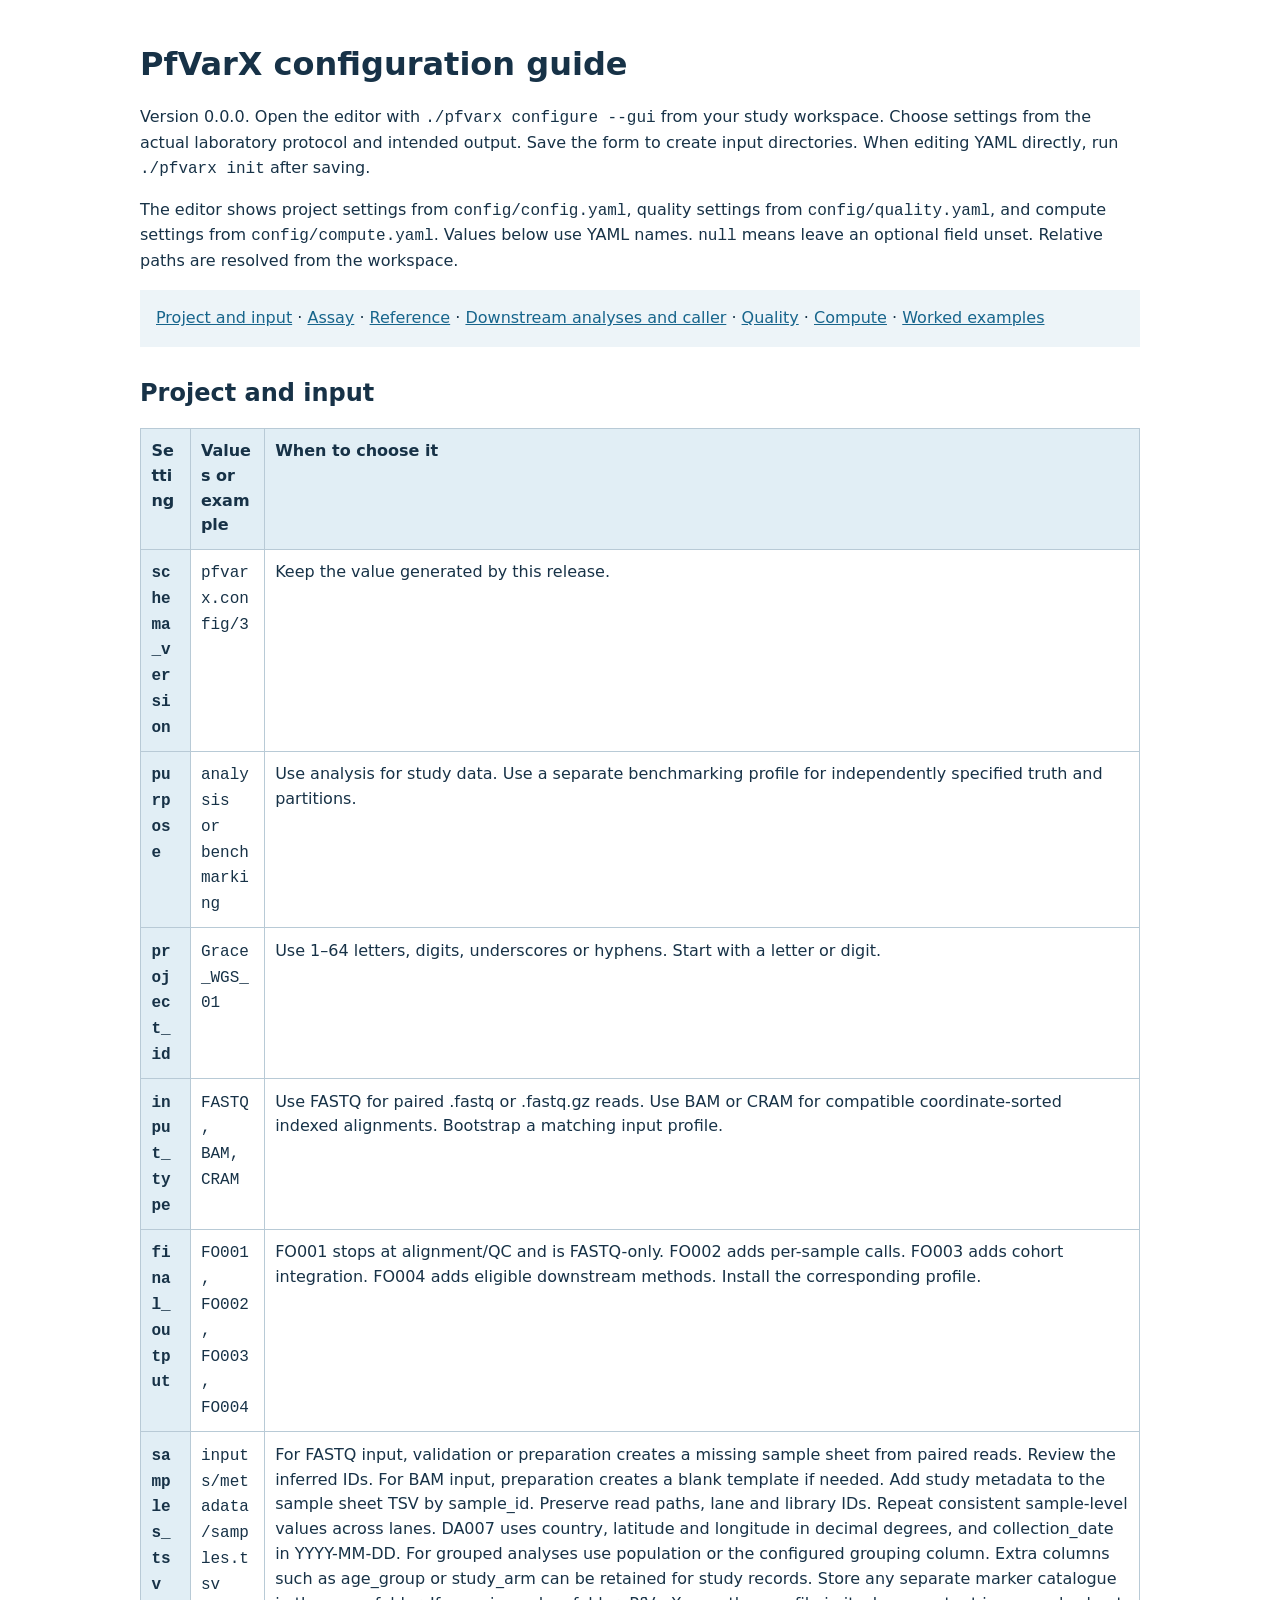
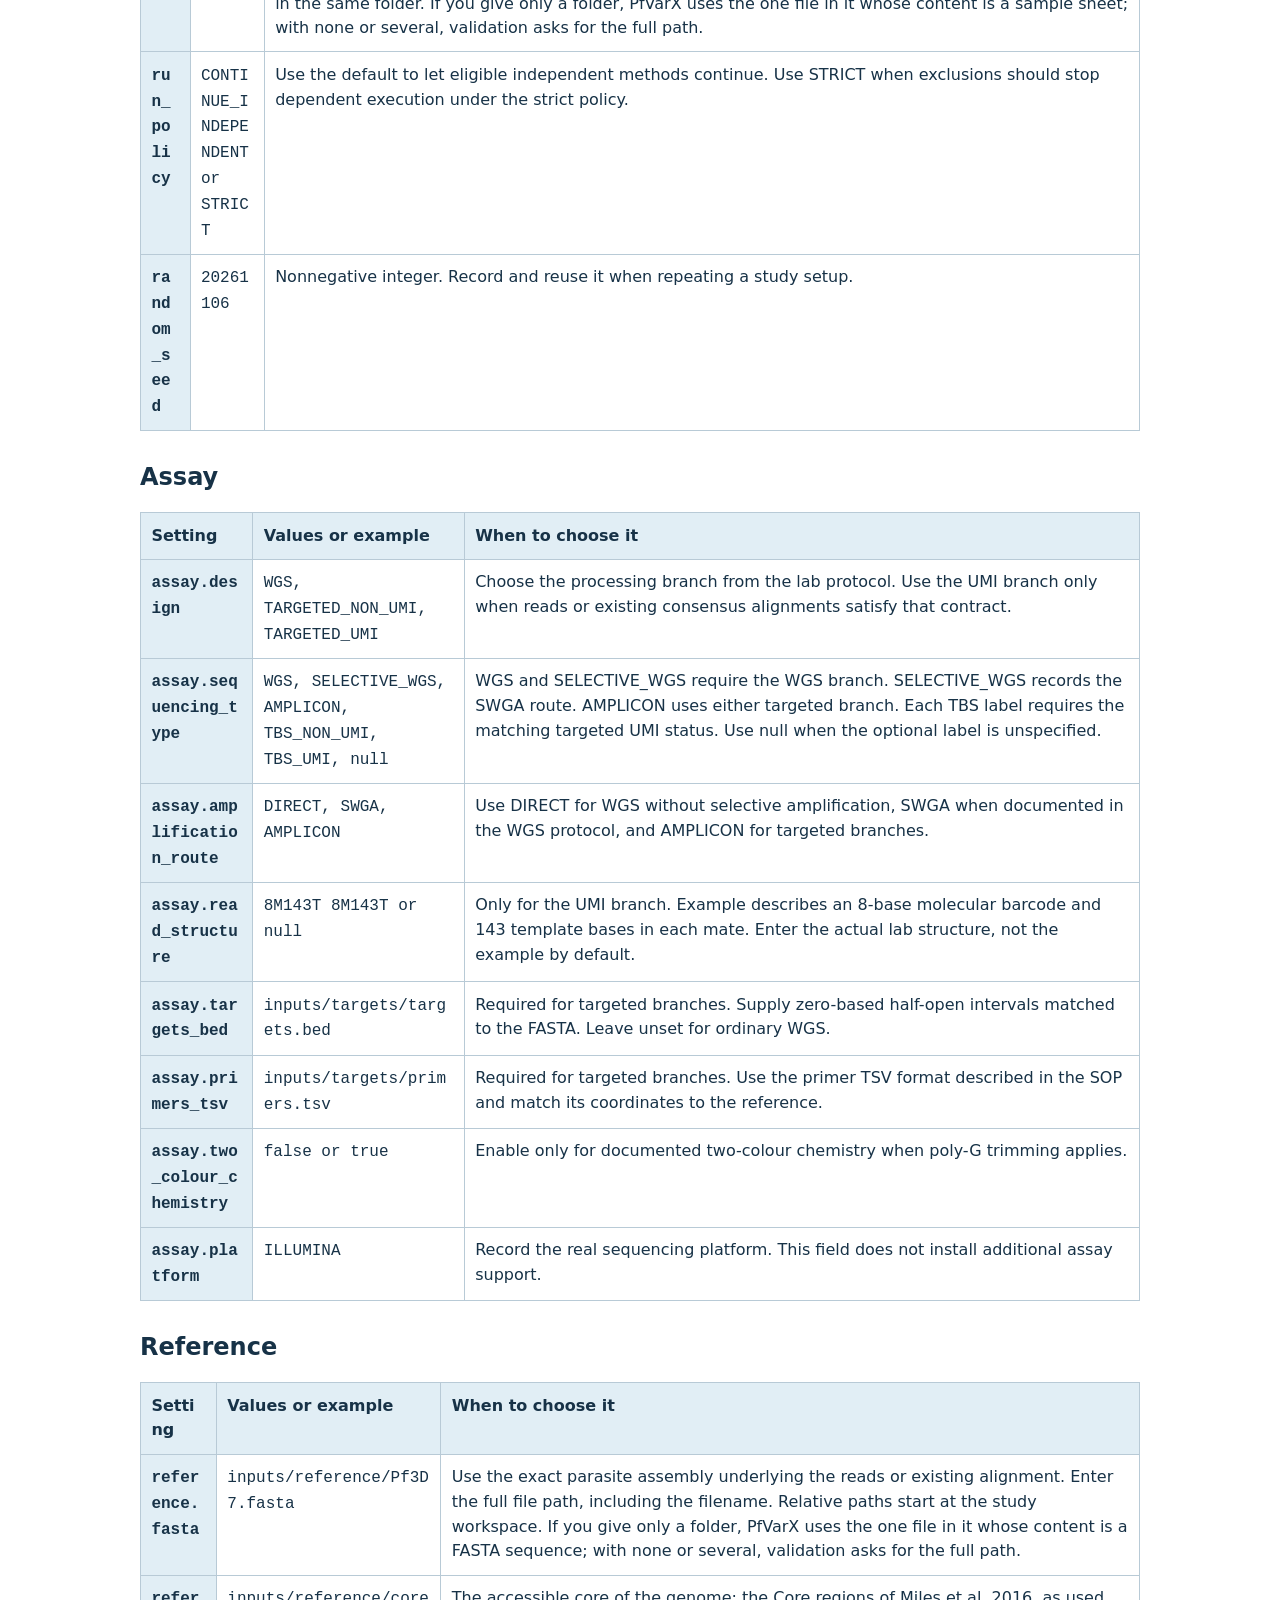
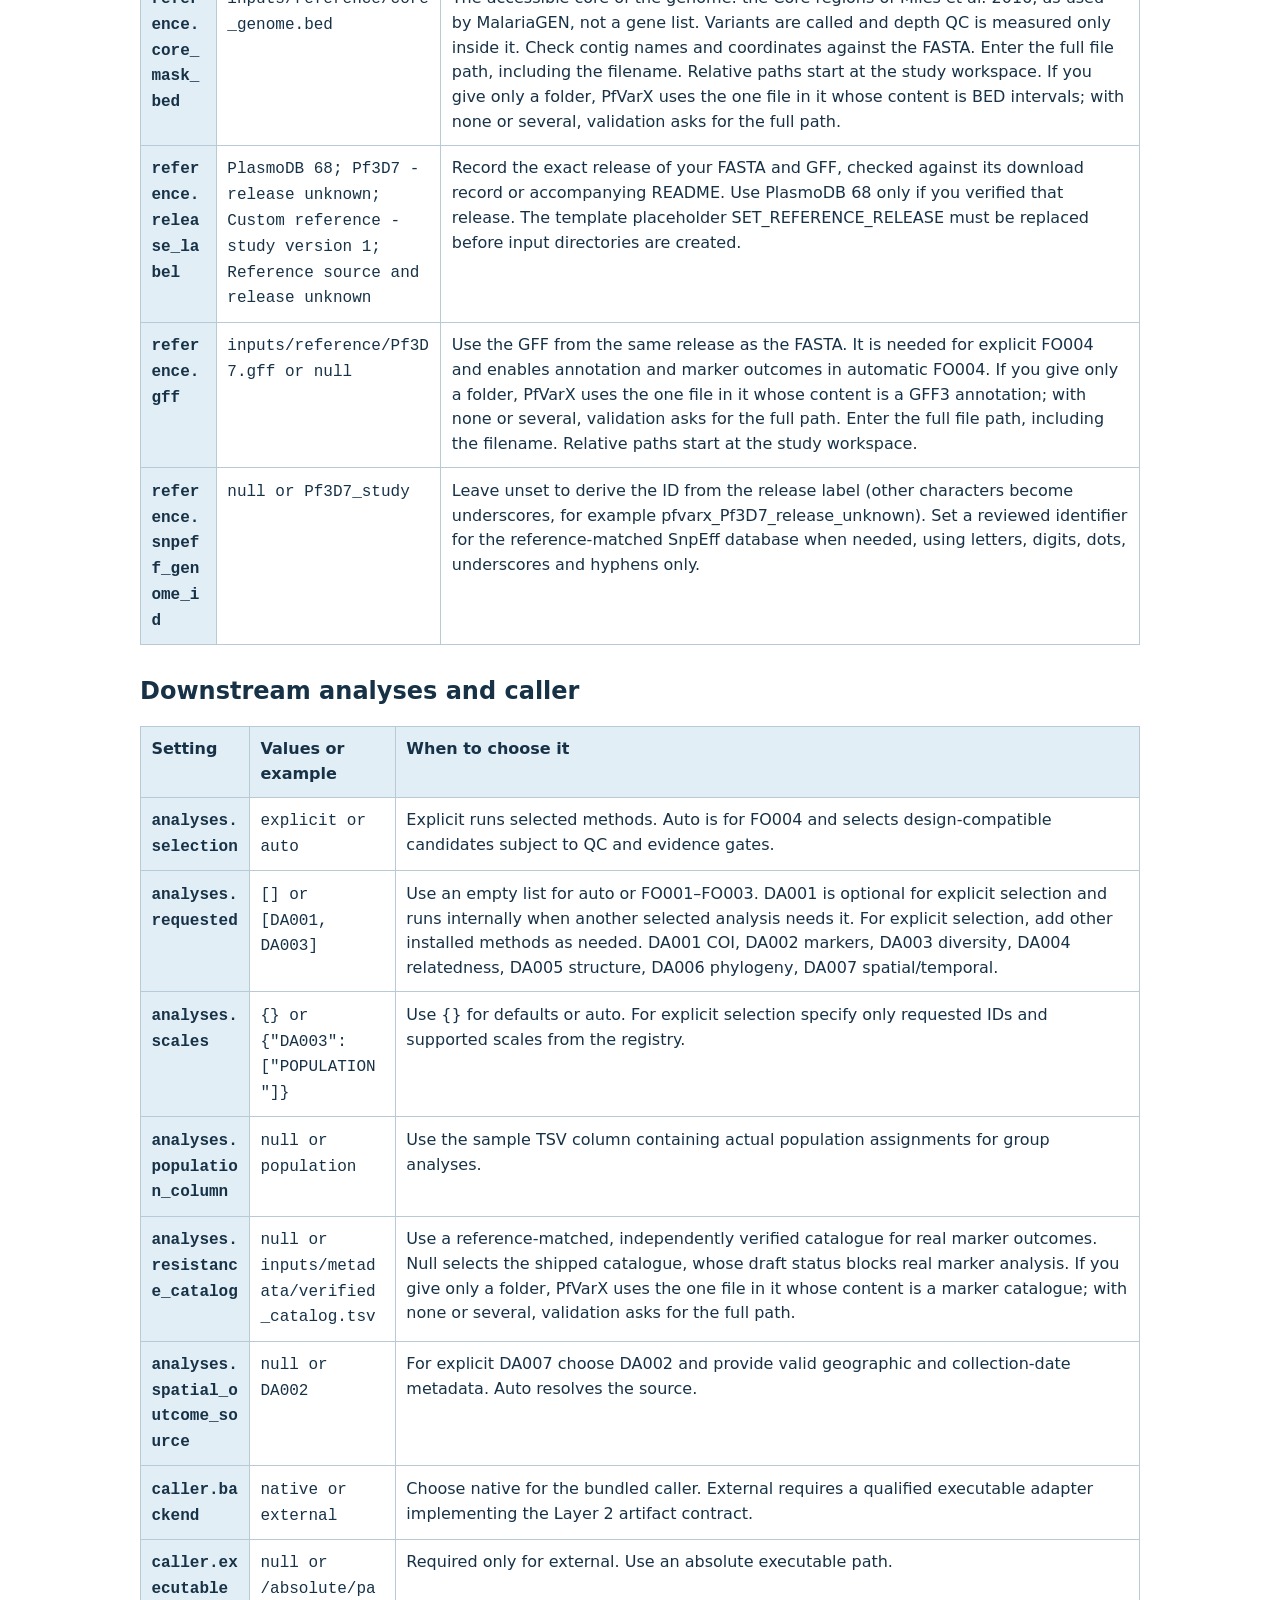
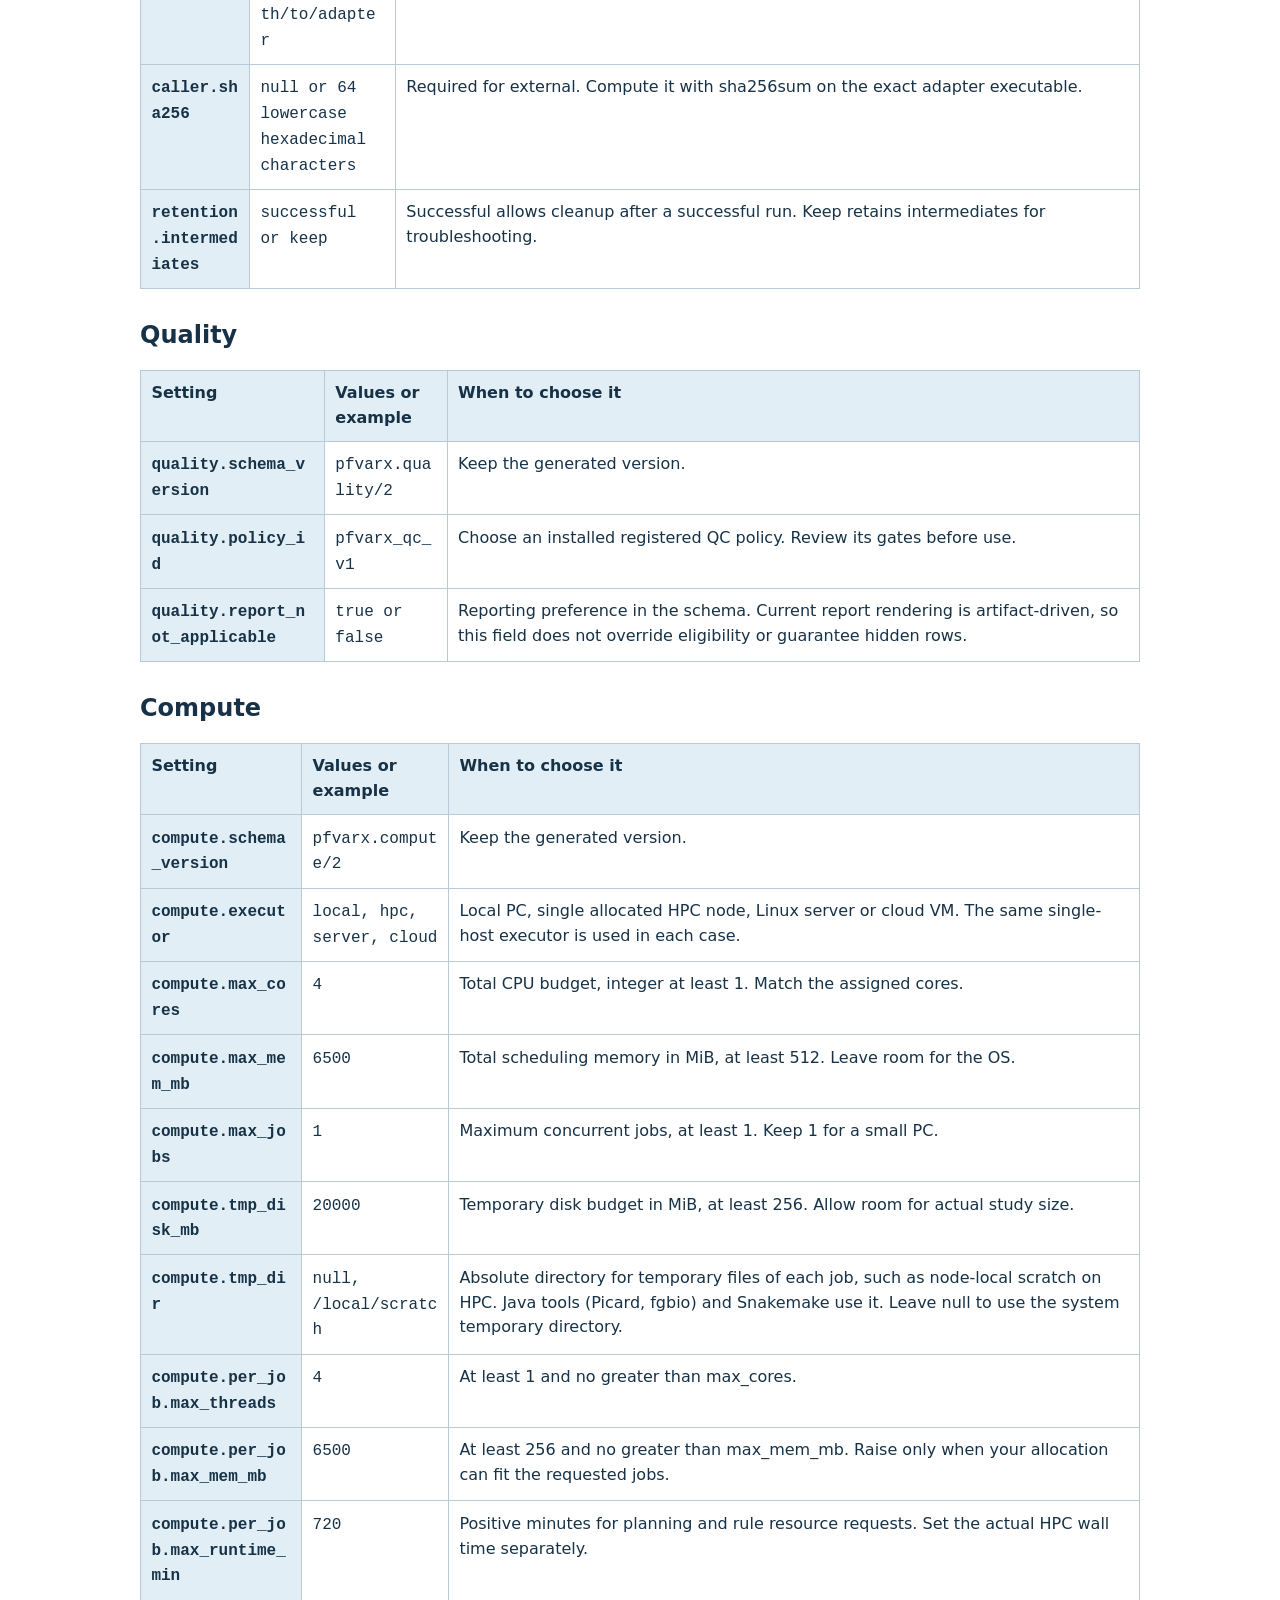
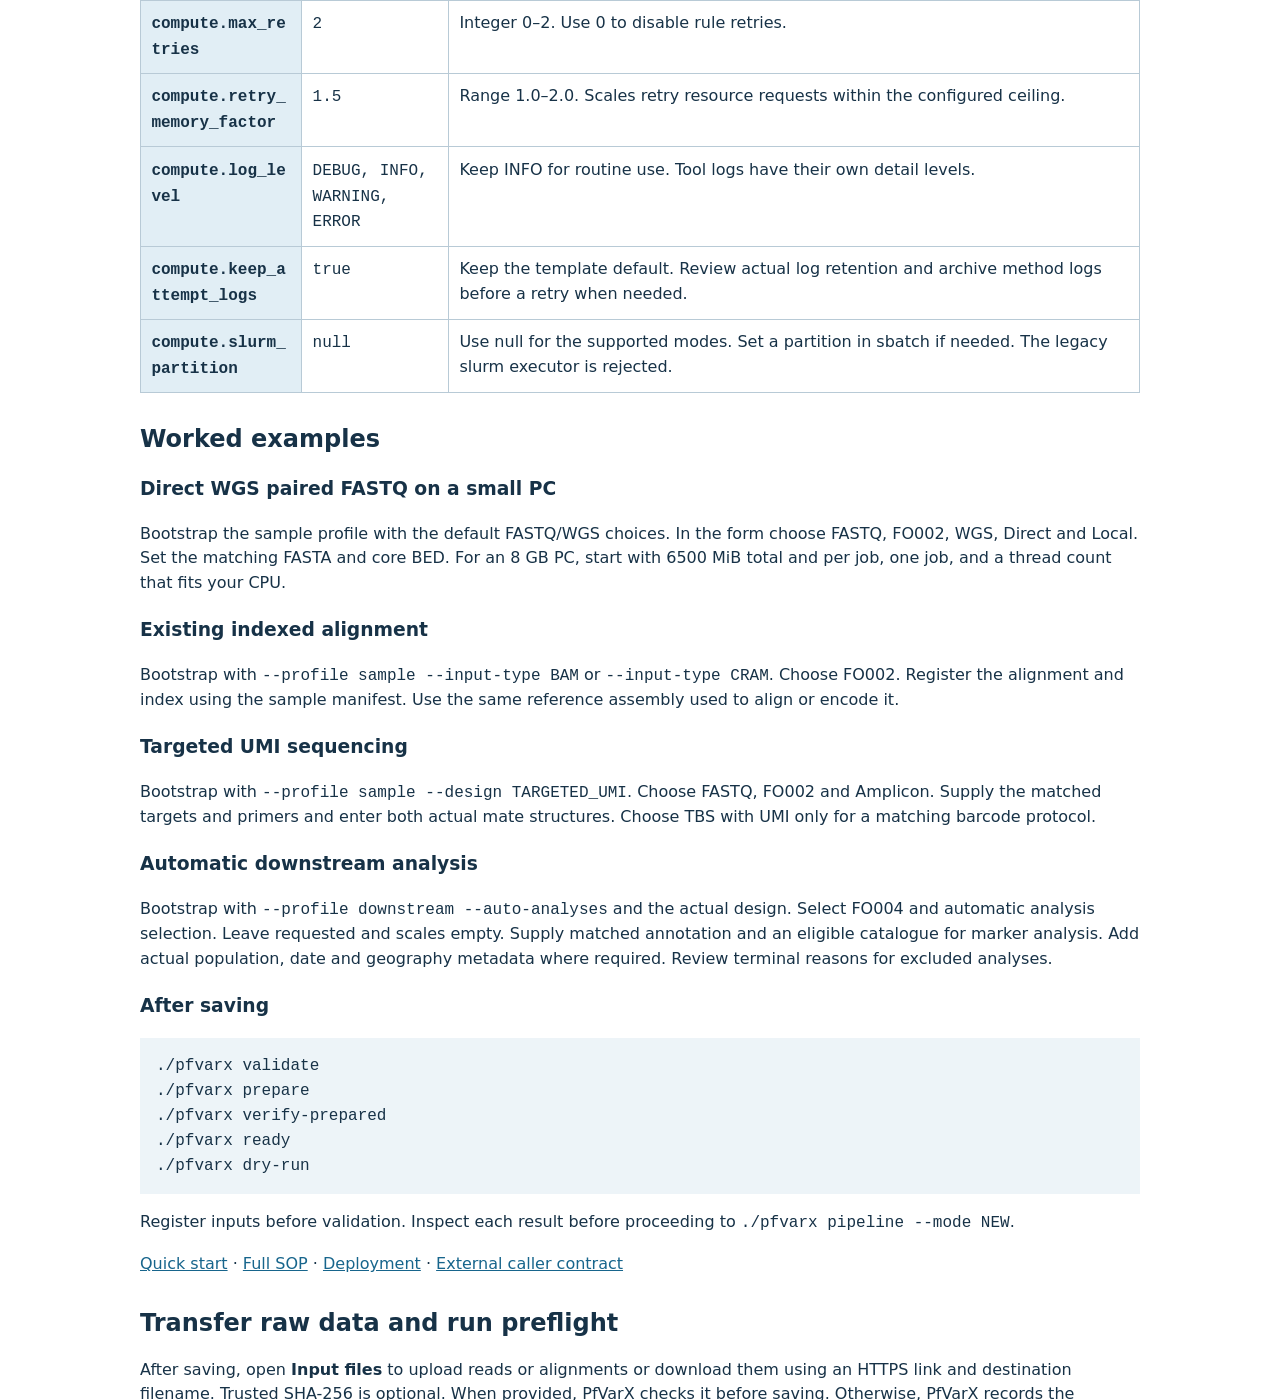
<file: docs/configuration guide.html>
<!doctype html><html lang="en"><head><meta charset="utf-8"><meta name="viewport" content="width=device-width, initial-scale=1"><title>PfVarX configuration guide</title><style>
body{font:16px/1.55 system-ui;color:#173247;max-width:1000px;margin:auto;padding:1.5rem}h1,h2{line-height:1.2}a{color:#17658c}nav,pre{background:#edf4f8;padding:1rem}pre{overflow:auto}table{width:100%;border-collapse:collapse}td,th{padding:.65rem;border:1px solid #b8cad6;text-align:left;vertical-align:top;overflow-wrap:anywhere}th{background:#e1eef5}.table{overflow:auto}code{overflow-wrap:anywhere}section{margin:2rem 0}
</style></head><body><main><h1>PfVarX configuration guide</h1>
<p>Version 0.0.0. Open the editor with <code>./pfvarx configure --gui</code> from your study workspace. Choose settings from the actual laboratory protocol and intended output. Save the form to create input directories. When editing YAML directly, run <code>./pfvarx init</code> after saving.</p>
<p>The editor shows project settings from <code>config/config.yaml</code>, quality settings from <code>config/quality.yaml</code>, and compute settings from <code>config/compute.yaml</code>. Values below use YAML names. <code>null</code> means leave an optional field unset. Relative paths are resolved from the workspace.</p><nav aria-label="Guide sections">
<a href="#section-0">Project and input</a> · 
<a href="#section-1">Assay</a> · 
<a href="#section-2">Reference</a> · 
<a href="#section-3">Downstream analyses and caller</a> · 
<a href="#section-4">Quality</a> · 
<a href="#section-5">Compute</a> · 
<a href="#examples">Worked examples</a></nav>
<section id="section-0"><h2>Project and input</h2><div class="table"><table><thead><tr><th scope="col">Setting</th><th scope="col">Values or example</th><th scope="col">When to choose it</th></tr></thead><tbody>
<tr><th scope="row"><code>schema_version</code></th><td><code>pfvarx.config/3</code></td><td>Keep the value generated by this release.</td></tr>
<tr><th scope="row"><code>purpose</code></th><td><code>analysis or benchmarking</code></td><td>Use analysis for study data. Use a separate benchmarking profile for independently specified truth and partitions.</td></tr>
<tr><th scope="row"><code>project_id</code></th><td><code>Grace_WGS_01</code></td><td>Use 1–64 letters, digits, underscores or hyphens. Start with a letter or digit.</td></tr>
<tr><th scope="row"><code>input_type</code></th><td><code>FASTQ, BAM, CRAM</code></td><td>Use FASTQ for paired .fastq or .fastq.gz reads. Use BAM or CRAM for compatible coordinate-sorted indexed alignments. Bootstrap a matching input profile.</td></tr>
<tr><th scope="row"><code>final_output</code></th><td><code>FO001, FO002, FO003, FO004</code></td><td>FO001 stops at alignment/QC and is FASTQ-only. FO002 adds per-sample calls. FO003 adds cohort integration. FO004 adds eligible downstream methods. Install the corresponding profile.</td></tr>
<tr><th scope="row"><code>samples_tsv</code></th><td><code>inputs/metadata/samples.tsv</code></td><td>For FASTQ input, validation or preparation creates a missing sample sheet from paired reads. Review the inferred IDs. For BAM input, preparation creates a blank template if needed. Add study metadata to the sample sheet TSV by sample_id. Preserve read paths, lane and library IDs. Repeat consistent sample-level values across lanes. DA007 uses country, latitude and longitude in decimal degrees, and collection_date in YYYY-MM-DD. For grouped analyses use population or the configured grouping column. Extra columns such as age_group or study_arm can be retained for study records. Store any separate marker catalogue in the same folder. If you give only a folder, PfVarX uses the one file in it whose content is a sample sheet; with none or several, validation asks for the full path.</td></tr>
<tr><th scope="row"><code>run_policy</code></th><td><code>CONTINUE_INDEPENDENT or STRICT</code></td><td>Use the default to let eligible independent methods continue. Use STRICT when exclusions should stop dependent execution under the strict policy.</td></tr>
<tr><th scope="row"><code>random_seed</code></th><td><code>20261106</code></td><td>Nonnegative integer. Record and reuse it when repeating a study setup.</td></tr>
</tbody></table></div></section>
<section id="section-1"><h2>Assay</h2><div class="table"><table><thead><tr><th scope="col">Setting</th><th scope="col">Values or example</th><th scope="col">When to choose it</th></tr></thead><tbody>
<tr><th scope="row"><code>assay.design</code></th><td><code>WGS, TARGETED_NON_UMI, TARGETED_UMI</code></td><td>Choose the processing branch from the lab protocol. Use the UMI branch only when reads or existing consensus alignments satisfy that contract.</td></tr>
<tr><th scope="row"><code>assay.sequencing_type</code></th><td><code>WGS, SELECTIVE_WGS, AMPLICON, TBS_NON_UMI, TBS_UMI, null</code></td><td>WGS and SELECTIVE_WGS require the WGS branch. SELECTIVE_WGS records the SWGA route. AMPLICON uses either targeted branch. Each TBS label requires the matching targeted UMI status. Use null when the optional label is unspecified.</td></tr>
<tr><th scope="row"><code>assay.amplification_route</code></th><td><code>DIRECT, SWGA, AMPLICON</code></td><td>Use DIRECT for WGS without selective amplification, SWGA when documented in the WGS protocol, and AMPLICON for targeted branches.</td></tr>
<tr><th scope="row"><code>assay.read_structure</code></th><td><code>8M143T 8M143T or null</code></td><td>Only for the UMI branch. Example describes an 8-base molecular barcode and 143 template bases in each mate. Enter the actual lab structure, not the example by default.</td></tr>
<tr><th scope="row"><code>assay.targets_bed</code></th><td><code>inputs/targets/targets.bed</code></td><td>Required for targeted branches. Supply zero-based half-open intervals matched to the FASTA. Leave unset for ordinary WGS.</td></tr>
<tr><th scope="row"><code>assay.primers_tsv</code></th><td><code>inputs/targets/primers.tsv</code></td><td>Required for targeted branches. Use the primer TSV format described in the SOP and match its coordinates to the reference.</td></tr>
<tr><th scope="row"><code>assay.two_colour_chemistry</code></th><td><code>false or true</code></td><td>Enable only for documented two-colour chemistry when poly-G trimming applies.</td></tr>
<tr><th scope="row"><code>assay.platform</code></th><td><code>ILLUMINA</code></td><td>Record the real sequencing platform. This field does not install additional assay support.</td></tr>
</tbody></table></div></section>
<section id="section-2"><h2>Reference</h2><div class="table"><table><thead><tr><th scope="col">Setting</th><th scope="col">Values or example</th><th scope="col">When to choose it</th></tr></thead><tbody>
<tr><th scope="row"><code>reference.fasta</code></th><td><code>inputs/reference/Pf3D7.fasta</code></td><td>Use the exact parasite assembly underlying the reads or existing alignment. Enter the full file path, including the filename. Relative paths start at the study workspace. If you give only a folder, PfVarX uses the one file in it whose content is a FASTA sequence; with none or several, validation asks for the full path.</td></tr>
<tr><th scope="row"><code>reference.core_mask_bed</code></th><td><code>inputs/reference/core_genome.bed</code></td><td>The accessible core of the genome: the Core regions of Miles et al. 2016, as used by MalariaGEN, not a gene list. Variants are called and depth QC is measured only inside it. Check contig names and coordinates against the FASTA. Enter the full file path, including the filename. Relative paths start at the study workspace. If you give only a folder, PfVarX uses the one file in it whose content is BED intervals; with none or several, validation asks for the full path.</td></tr>
<tr><th scope="row"><code>reference.release_label</code></th><td><code>PlasmoDB 68; Pf3D7 - release unknown; Custom reference - study version 1; Reference source and release unknown</code></td><td>Record the exact release of your FASTA and GFF, checked against its download record or accompanying README. Use PlasmoDB 68 only if you verified that release. The template placeholder SET_REFERENCE_RELEASE must be replaced before input directories are created.</td></tr>
<tr><th scope="row"><code>reference.gff</code></th><td><code>inputs/reference/Pf3D7.gff or null</code></td><td>Use the GFF from the same release as the FASTA. It is needed for explicit FO004 and enables annotation and marker outcomes in automatic FO004. If you give only a folder, PfVarX uses the one file in it whose content is a GFF3 annotation; with none or several, validation asks for the full path. Enter the full file path, including the filename. Relative paths start at the study workspace.</td></tr>
<tr><th scope="row"><code>reference.snpeff_genome_id</code></th><td><code>null or Pf3D7_study</code></td><td>Leave unset to derive the ID from the release label (other characters become underscores, for example pfvarx_Pf3D7_release_unknown). Set a reviewed identifier for the reference-matched SnpEff database when needed, using letters, digits, dots, underscores and hyphens only.</td></tr>
</tbody></table></div></section>
<section id="section-3"><h2>Downstream analyses and caller</h2><div class="table"><table><thead><tr><th scope="col">Setting</th><th scope="col">Values or example</th><th scope="col">When to choose it</th></tr></thead><tbody>
<tr><th scope="row"><code>analyses.selection</code></th><td><code>explicit or auto</code></td><td>Explicit runs selected methods. Auto is for FO004 and selects design-compatible candidates subject to QC and evidence gates.</td></tr>
<tr><th scope="row"><code>analyses.requested</code></th><td><code>[] or [DA001, DA003]</code></td><td>Use an empty list for auto or FO001–FO003. DA001 is optional for explicit selection and runs internally when another selected analysis needs it. For explicit selection, add other installed methods as needed. DA001 COI, DA002 markers, DA003 diversity, DA004 relatedness, DA005 structure, DA006 phylogeny, DA007 spatial/temporal.</td></tr>
<tr><th scope="row"><code>analyses.scales</code></th><td><code>{} or {"DA003":["POPULATION"]}</code></td><td>Use {} for defaults or auto. For explicit selection specify only requested IDs and supported scales from the registry.</td></tr>
<tr><th scope="row"><code>analyses.population_column</code></th><td><code>null or population</code></td><td>Use the sample TSV column containing actual population assignments for group analyses.</td></tr>
<tr><th scope="row"><code>analyses.resistance_catalog</code></th><td><code>null or inputs/metadata/verified_catalog.tsv</code></td><td>Use a reference-matched, independently verified catalogue for real marker outcomes. Null selects the shipped catalogue, whose draft status blocks real marker analysis. If you give only a folder, PfVarX uses the one file in it whose content is a marker catalogue; with none or several, validation asks for the full path.</td></tr>
<tr><th scope="row"><code>analyses.spatial_outcome_source</code></th><td><code>null or DA002</code></td><td>For explicit DA007 choose DA002 and provide valid geographic and collection-date metadata. Auto resolves the source.</td></tr>
<tr><th scope="row"><code>caller.backend</code></th><td><code>native or external</code></td><td>Choose native for the bundled caller. External requires a qualified executable adapter implementing the Layer 2 artifact contract.</td></tr>
<tr><th scope="row"><code>caller.executable</code></th><td><code>null or /absolute/path/to/adapter</code></td><td>Required only for external. Use an absolute executable path.</td></tr>
<tr><th scope="row"><code>caller.sha256</code></th><td><code>null or 64 lowercase hexadecimal characters</code></td><td>Required for external. Compute it with sha256sum on the exact adapter executable.</td></tr>
<tr><th scope="row"><code>retention.intermediates</code></th><td><code>successful or keep</code></td><td>Successful allows cleanup after a successful run. Keep retains intermediates for troubleshooting.</td></tr>
</tbody></table></div></section>
<section id="section-4"><h2>Quality</h2><div class="table"><table><thead><tr><th scope="col">Setting</th><th scope="col">Values or example</th><th scope="col">When to choose it</th></tr></thead><tbody>
<tr><th scope="row"><code>quality.schema_version</code></th><td><code>pfvarx.quality/2</code></td><td>Keep the generated version.</td></tr>
<tr><th scope="row"><code>quality.policy_id</code></th><td><code>pfvarx_qc_v1</code></td><td>Choose an installed registered QC policy. Review its gates before use.</td></tr>
<tr><th scope="row"><code>quality.report_not_applicable</code></th><td><code>true or false</code></td><td>Reporting preference in the schema. Current report rendering is artifact-driven, so this field does not override eligibility or guarantee hidden rows.</td></tr>
</tbody></table></div></section>
<section id="section-5"><h2>Compute</h2><div class="table"><table><thead><tr><th scope="col">Setting</th><th scope="col">Values or example</th><th scope="col">When to choose it</th></tr></thead><tbody>
<tr><th scope="row"><code>compute.schema_version</code></th><td><code>pfvarx.compute/2</code></td><td>Keep the generated version.</td></tr>
<tr><th scope="row"><code>compute.executor</code></th><td><code>local, hpc, server, cloud</code></td><td>Local PC, single allocated HPC node, Linux server or cloud VM. The same single-host executor is used in each case.</td></tr>
<tr><th scope="row"><code>compute.max_cores</code></th><td><code>4</code></td><td>Total CPU budget, integer at least 1. Match the assigned cores.</td></tr>
<tr><th scope="row"><code>compute.max_mem_mb</code></th><td><code>6500</code></td><td>Total scheduling memory in MiB, at least 512. Leave room for the OS.</td></tr>
<tr><th scope="row"><code>compute.max_jobs</code></th><td><code>1</code></td><td>Maximum concurrent jobs, at least 1. Keep 1 for a small PC.</td></tr>
<tr><th scope="row"><code>compute.tmp_disk_mb</code></th><td><code>20000</code></td><td>Temporary disk budget in MiB, at least 256. Allow room for actual study size.</td></tr>
<tr><th scope="row"><code>compute.tmp_dir</code></th><td><code>null, /local/scratch</code></td><td>Absolute directory for temporary files of each job, such as node-local scratch on HPC. Java tools (Picard, fgbio) and Snakemake use it. Leave null to use the system temporary directory.</td></tr>
<tr><th scope="row"><code>compute.per_job.max_threads</code></th><td><code>4</code></td><td>At least 1 and no greater than max_cores.</td></tr>
<tr><th scope="row"><code>compute.per_job.max_mem_mb</code></th><td><code>6500</code></td><td>At least 256 and no greater than max_mem_mb. Raise only when your allocation can fit the requested jobs.</td></tr>
<tr><th scope="row"><code>compute.per_job.max_runtime_min</code></th><td><code>720</code></td><td>Positive minutes for planning and rule resource requests. Set the actual HPC wall time separately.</td></tr>
<tr><th scope="row"><code>compute.max_retries</code></th><td><code>2</code></td><td>Integer 0–2. Use 0 to disable rule retries.</td></tr>
<tr><th scope="row"><code>compute.retry_memory_factor</code></th><td><code>1.5</code></td><td>Range 1.0–2.0. Scales retry resource requests within the configured ceiling.</td></tr>
<tr><th scope="row"><code>compute.log_level</code></th><td><code>DEBUG, INFO, WARNING, ERROR</code></td><td>Keep INFO for routine use. Tool logs have their own detail levels.</td></tr>
<tr><th scope="row"><code>compute.keep_attempt_logs</code></th><td><code>true</code></td><td>Keep the template default. Review actual log retention and archive method logs before a retry when needed.</td></tr>
<tr><th scope="row"><code>compute.slurm_partition</code></th><td><code>null</code></td><td>Use null for the supported modes. Set a partition in sbatch if needed. The legacy slurm executor is rejected.</td></tr>
</tbody></table></div></section>
<section id="examples"><h2>Worked examples</h2>
<h3>Direct WGS paired FASTQ on a small PC</h3>
<p>Bootstrap the sample profile with the default FASTQ/WGS choices. In the form choose FASTQ, FO002, WGS, Direct and Local. Set the matching FASTA and core BED. For an 8 GB PC, start with 6500 MiB total and per job, one job, and a thread count that fits your CPU.</p>
<h3>Existing indexed alignment</h3>
<p>Bootstrap with <code>--profile sample --input-type BAM</code> or <code>--input-type CRAM</code>. Choose FO002. Register the alignment and index using the sample manifest. Use the same reference assembly used to align or encode it.</p>
<h3>Targeted UMI sequencing</h3>
<p>Bootstrap with <code>--profile sample --design TARGETED_UMI</code>. Choose FASTQ, FO002 and Amplicon. Supply the matched targets and primers and enter both actual mate structures. Choose TBS with UMI only for a matching barcode protocol.</p>
<h3>Automatic downstream analysis</h3>
<p>Bootstrap with <code>--profile downstream --auto-analyses</code> and the actual design. Select FO004 and automatic analysis selection. Leave requested and scales empty. Supply matched annotation and an eligible catalogue for marker analysis. Add actual population, date and geography metadata where required. Review terminal reasons for excluded analyses.</p>
<h3>After saving</h3><pre>./pfvarx validate
./pfvarx prepare
./pfvarx verify-prepared
./pfvarx ready
./pfvarx dry-run</pre><p>Register inputs before validation. Inspect each result before proceeding to <code>./pfvarx pipeline --mode NEW</code>.</p>
<p><a href="README.html" target="_blank" rel="noopener noreferrer">Quick start</a> · <a href="sop/PfVarX_SOP_Manual.html#procedure-index" target="_blank" rel="noopener noreferrer">Full SOP</a> · <a href="deployment.md">Deployment</a> · <a href="caller.md">External caller contract</a></p></section><section><h2>Transfer raw data and run preflight</h2><p>After saving, open <strong>Input files</strong> to upload reads or alignments
or download them using an HTTPS link and destination filename. Trusted SHA-256
is optional. When provided, PfVarX checks it before saving. Otherwise, PfVarX
records the computed checksum and marks the download unverified. Put reference
files in <code>inputs/reference/</code>.</p>
<p>Register the files before running <strong>Workflow Readiness Checks → Run readiness checks</strong>.
The tab runs <code>validate</code>, <code>prepare</code>, <code>verify-prepared</code>,
and <code>ready</code> in that order and stops on failure.</p>
</section></main></body></html>
</file>
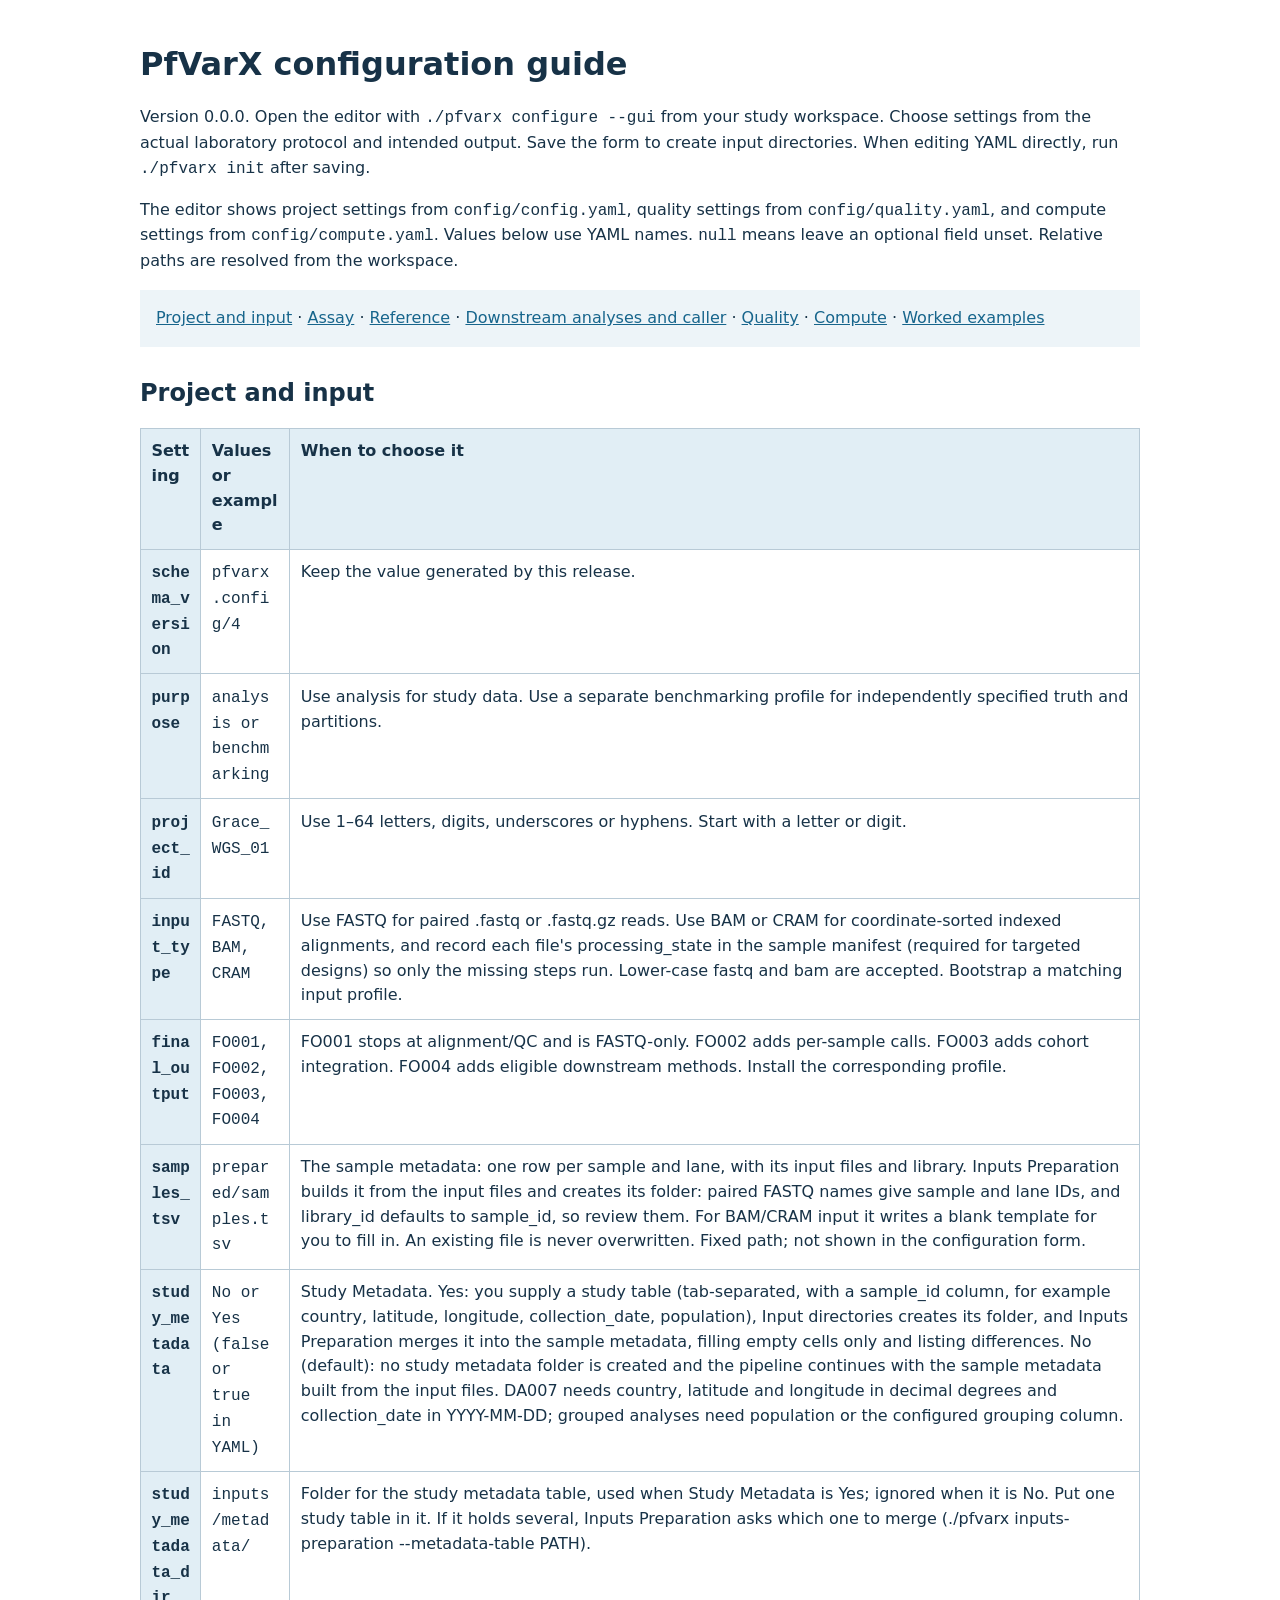
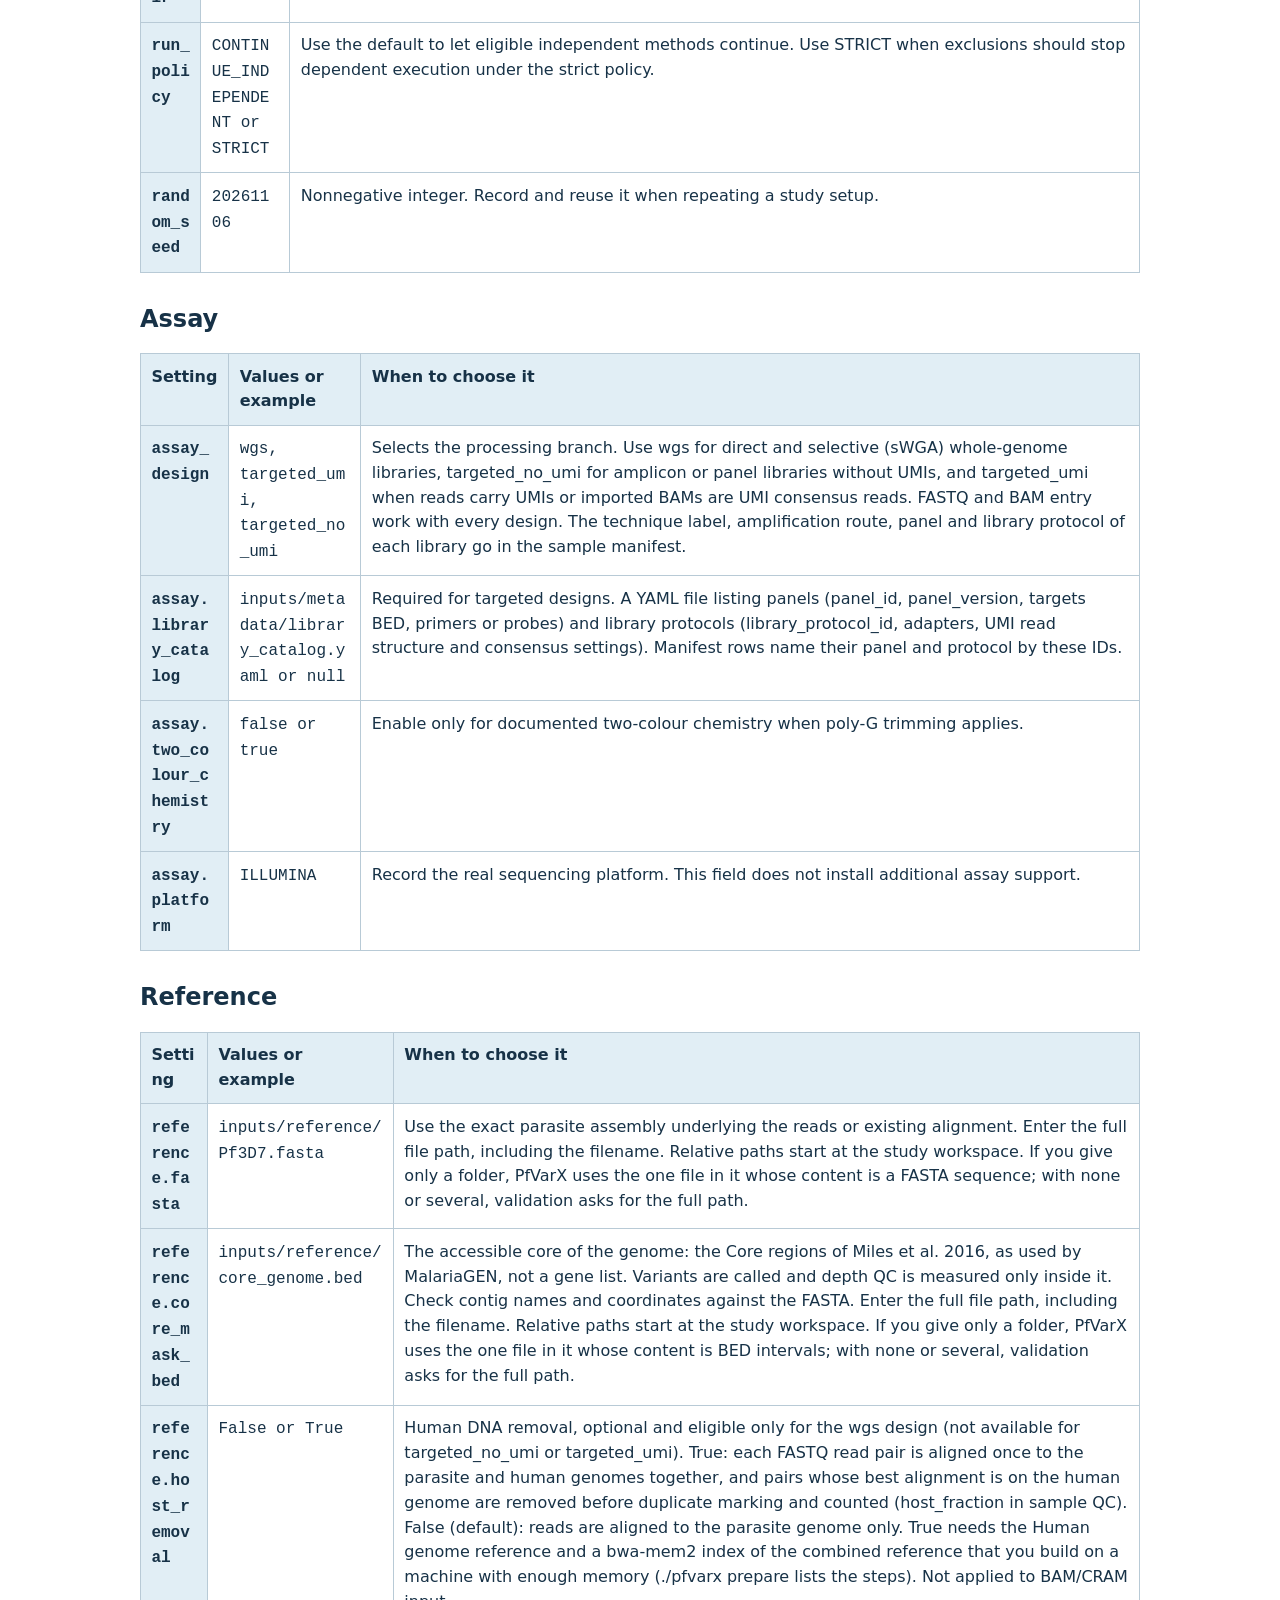
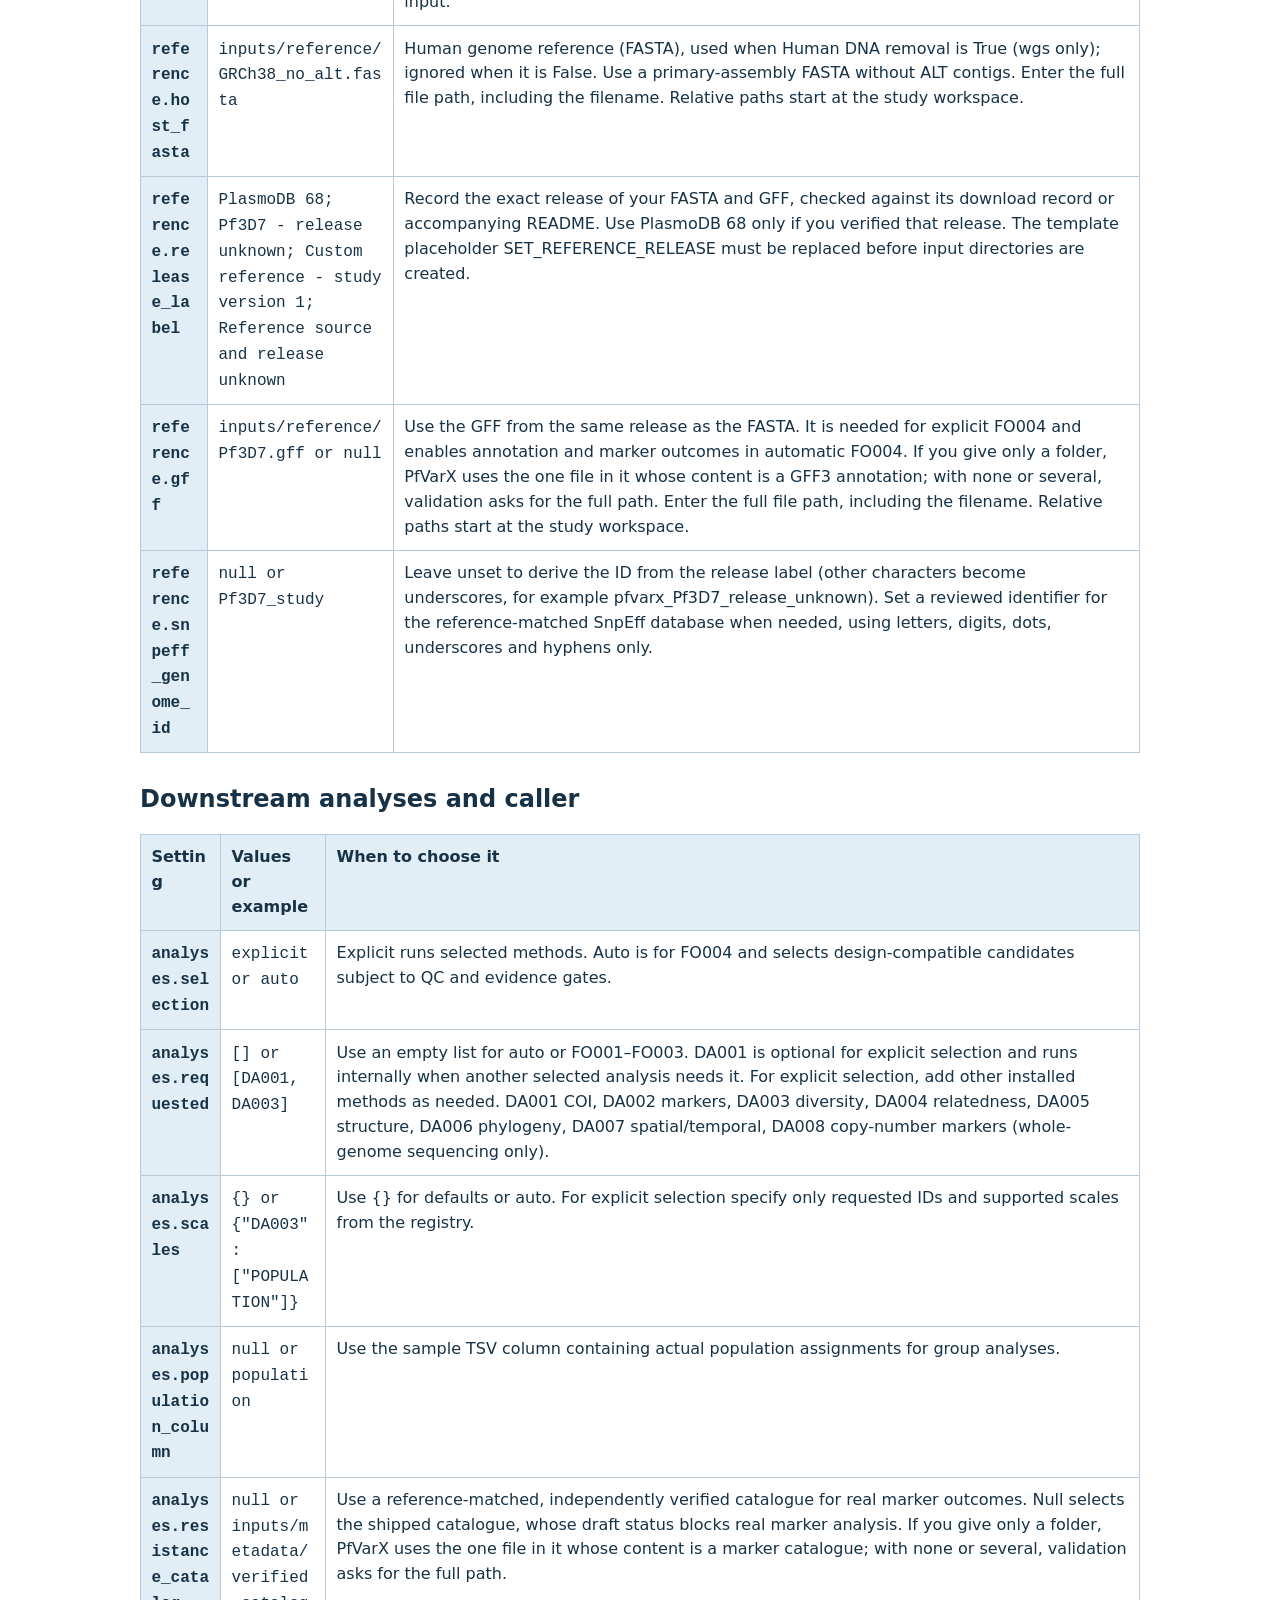
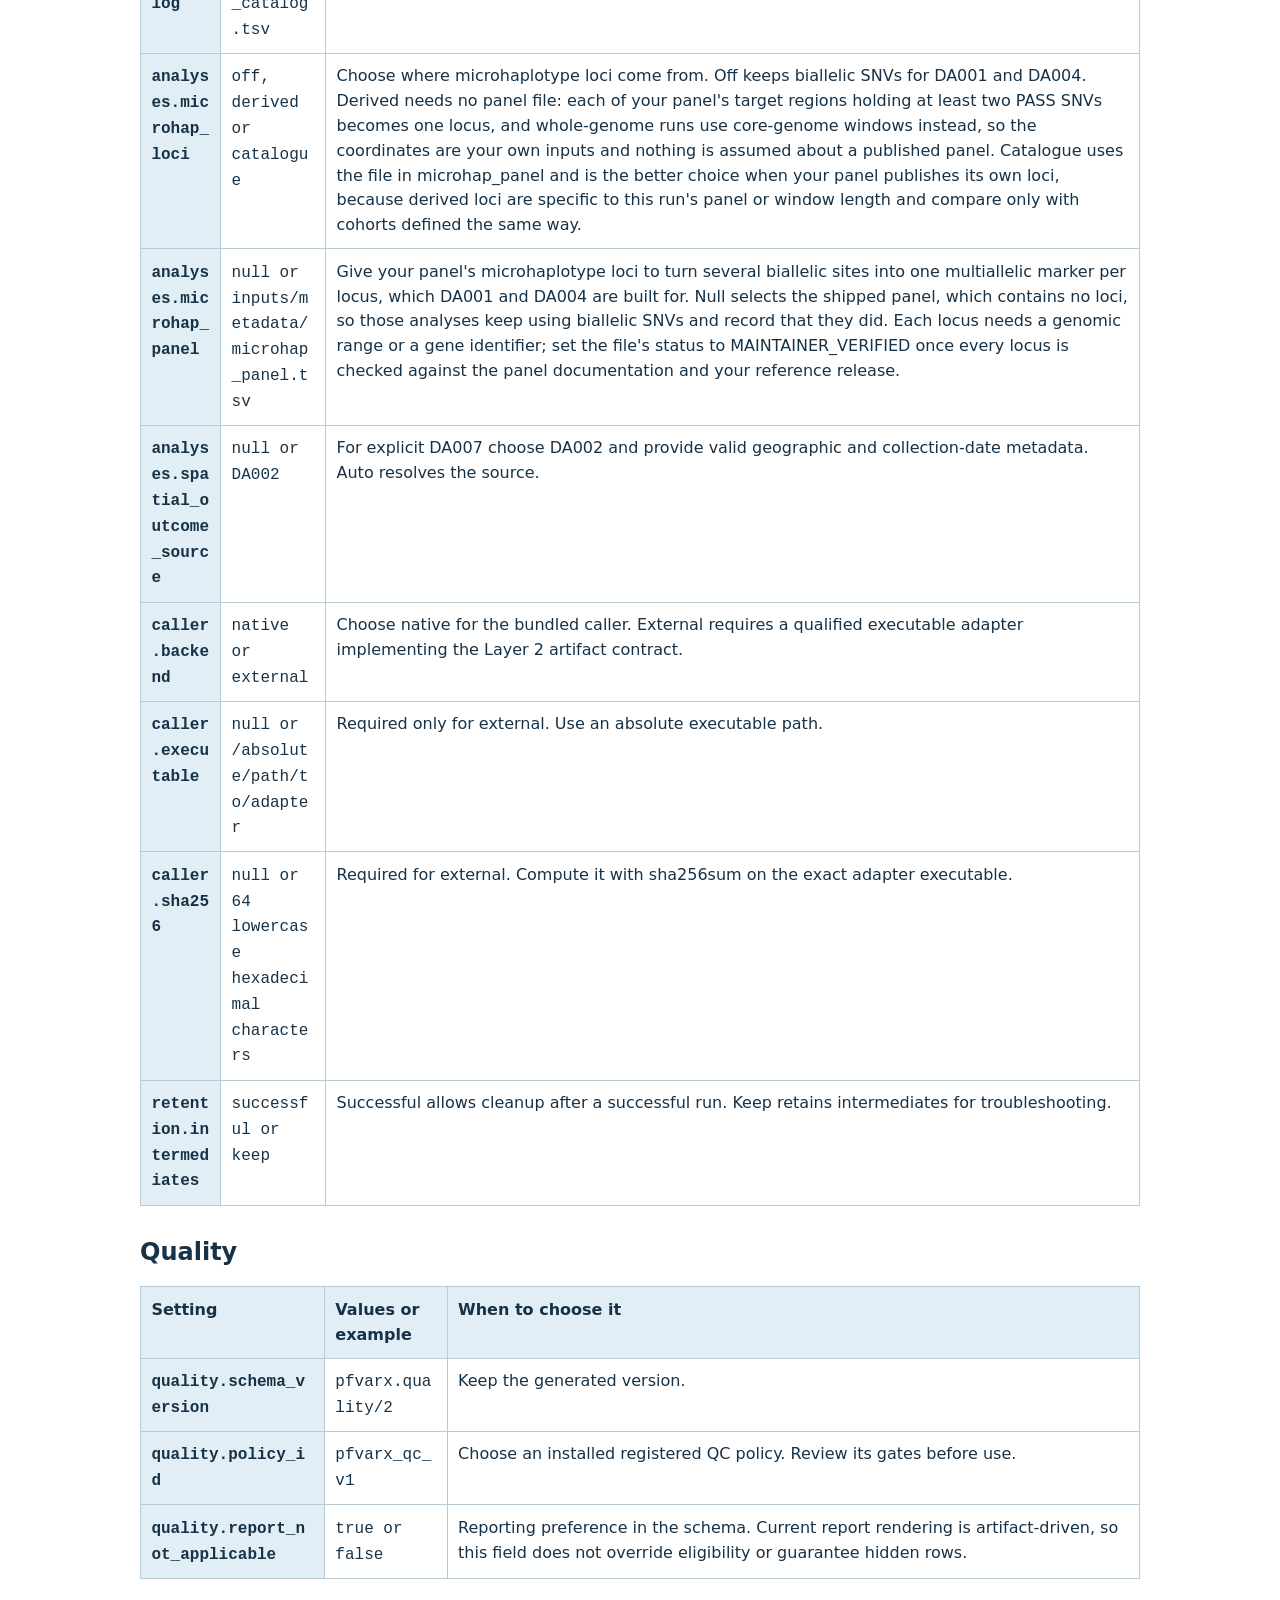
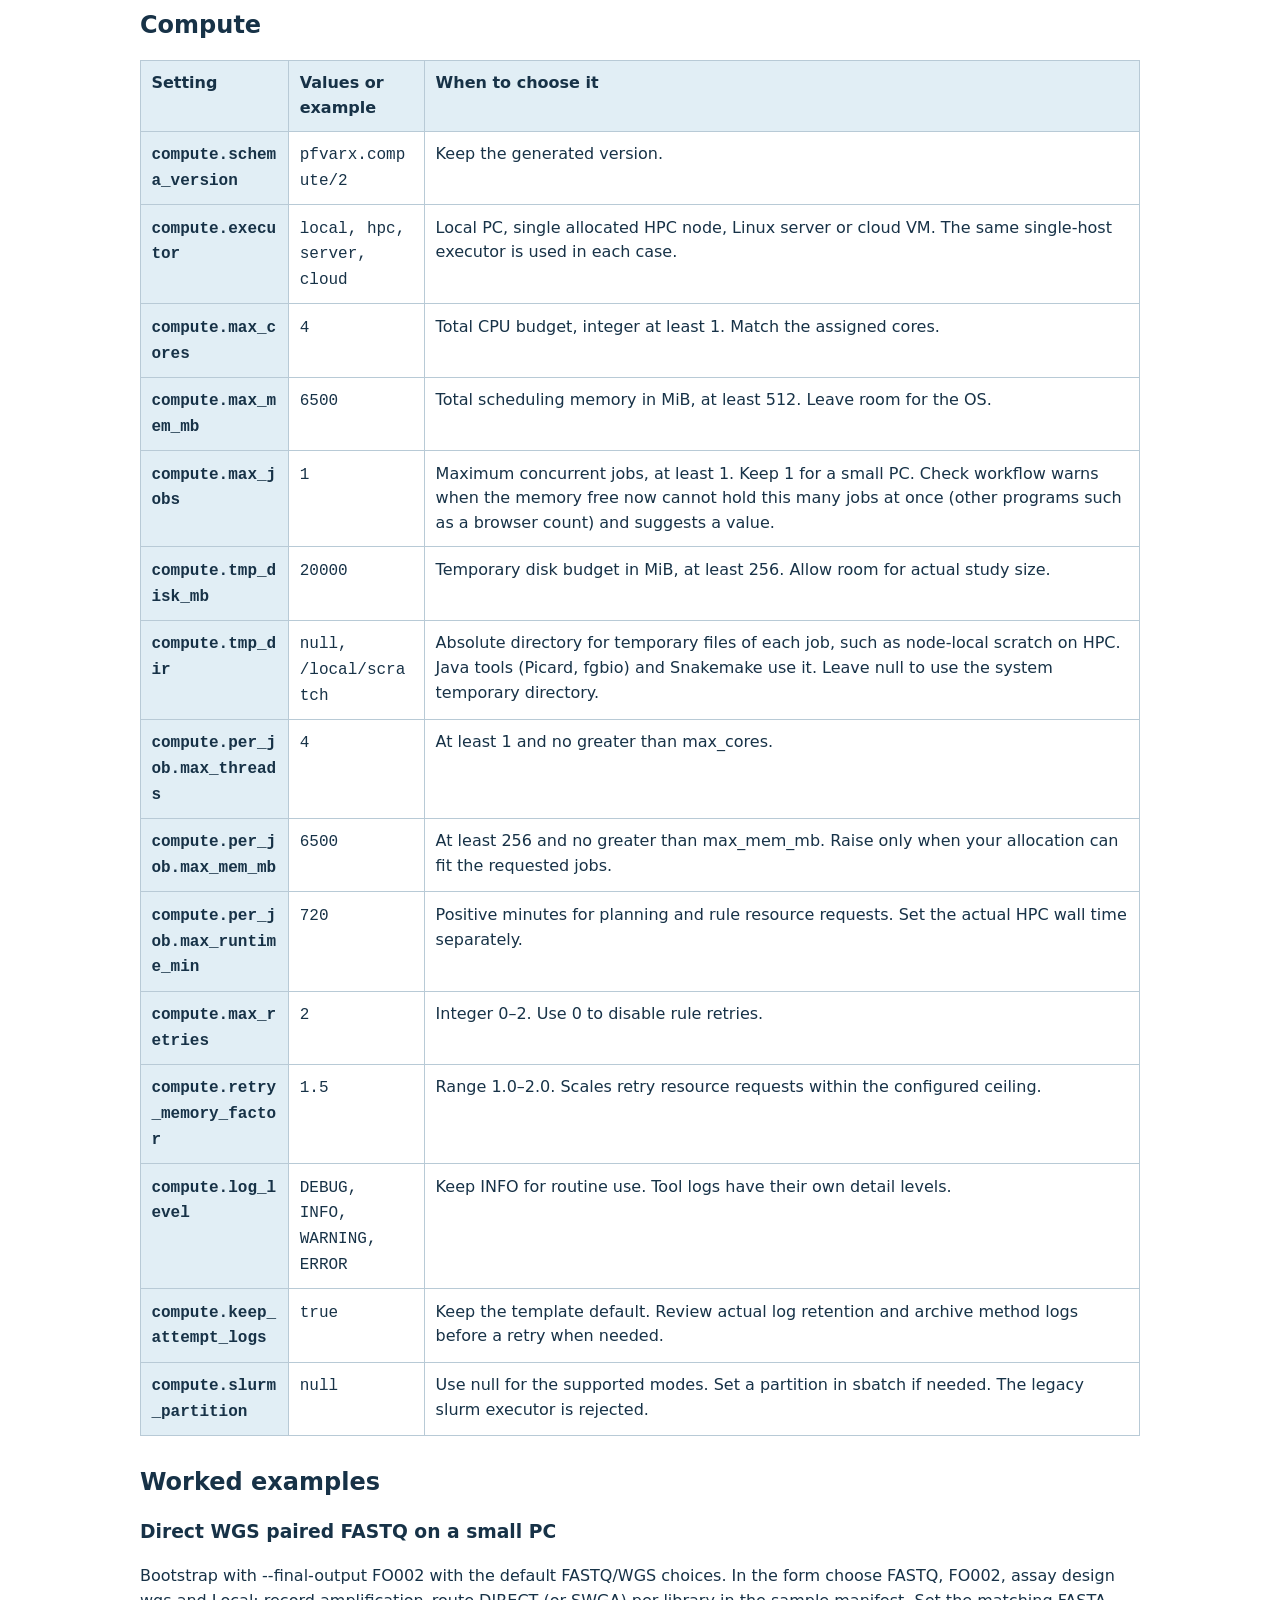
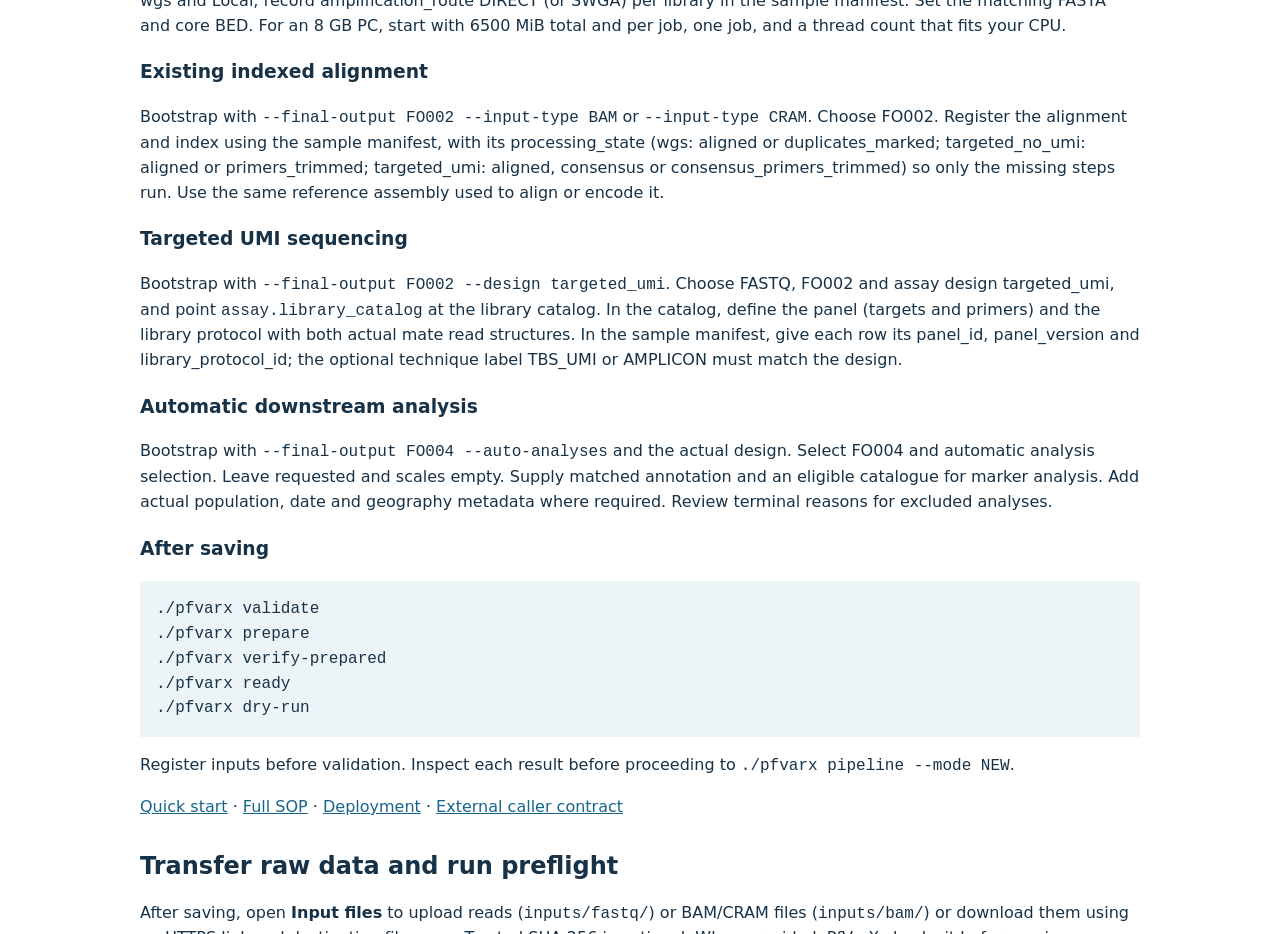
<file: docs/configuration-guide.html>
<!doctype html><html lang="en"><head><meta charset="utf-8"><meta name="viewport" content="width=device-width, initial-scale=1"><title>PfVarX configuration guide</title><style>
body{font:16px/1.55 system-ui;color:#173247;max-width:1000px;margin:auto;padding:1.5rem}h1,h2{line-height:1.2}a{color:#17658c}nav,pre{background:#edf4f8;padding:1rem}pre{overflow:auto}table{width:100%;border-collapse:collapse}td,th{padding:.65rem;border:1px solid #b8cad6;text-align:left;vertical-align:top;overflow-wrap:anywhere}th{background:#e1eef5}.table{overflow:auto}code{overflow-wrap:anywhere}section{margin:2rem 0}
</style></head><body><main><h1>PfVarX configuration guide</h1>
<p>Version 0.0.0. Open the editor with <code>./pfvarx configure --gui</code> from your study workspace. Choose settings from the actual laboratory protocol and intended output. Save the form to create input directories. When editing YAML directly, run <code>./pfvarx init</code> after saving.</p>
<p>The editor shows project settings from <code>config/config.yaml</code>, quality settings from <code>config/quality.yaml</code>, and compute settings from <code>config/compute.yaml</code>. Values below use YAML names. <code>null</code> means leave an optional field unset. Relative paths are resolved from the workspace.</p><nav aria-label="Guide sections">
<a href="#section-0">Project and input</a> · 
<a href="#section-1">Assay</a> · 
<a href="#section-2">Reference</a> · 
<a href="#section-3">Downstream analyses and caller</a> · 
<a href="#section-4">Quality</a> · 
<a href="#section-5">Compute</a> · 
<a href="#examples">Worked examples</a></nav>
<section id="section-0"><h2>Project and input</h2><div class="table"><table><thead><tr><th scope="col">Setting</th><th scope="col">Values or example</th><th scope="col">When to choose it</th></tr></thead><tbody>
<tr><th scope="row"><code>schema_version</code></th><td><code>pfvarx.config/4</code></td><td>Keep the value generated by this release.</td></tr>
<tr><th scope="row"><code>purpose</code></th><td><code>analysis or benchmarking</code></td><td>Use analysis for study data. Use a separate benchmarking profile for independently specified truth and partitions.</td></tr>
<tr><th scope="row"><code>project_id</code></th><td><code>Grace_WGS_01</code></td><td>Use 1–64 letters, digits, underscores or hyphens. Start with a letter or digit.</td></tr>
<tr><th scope="row"><code>input_type</code></th><td><code>FASTQ, BAM, CRAM</code></td><td>Use FASTQ for paired .fastq or .fastq.gz reads. Use BAM or CRAM for coordinate-sorted indexed alignments, and record each file's processing_state in the sample manifest (required for targeted designs) so only the missing steps run. Lower-case fastq and bam are accepted. Bootstrap a matching input profile.</td></tr>
<tr><th scope="row"><code>final_output</code></th><td><code>FO001, FO002, FO003, FO004</code></td><td>FO001 stops at alignment/QC and is FASTQ-only. FO002 adds per-sample calls. FO003 adds cohort integration. FO004 adds eligible downstream methods. Install the corresponding profile.</td></tr>
<tr><th scope="row"><code>samples_tsv</code></th><td><code>prepared/samples.tsv</code></td><td>The sample metadata: one row per sample and lane, with its input files and library. Inputs Preparation builds it from the input files and creates its folder: paired FASTQ names give sample and lane IDs, and library_id defaults to sample_id, so review them. For BAM/CRAM input it writes a blank template for you to fill in. An existing file is never overwritten. Fixed path; not shown in the configuration form.</td></tr>
<tr><th scope="row"><code>study_metadata</code></th><td><code>No or Yes (false or true in YAML)</code></td><td>Study Metadata. Yes: you supply a study table (tab-separated, with a sample_id column, for example country, latitude, longitude, collection_date, population), Input directories creates its folder, and Inputs Preparation merges it into the sample metadata, filling empty cells only and listing differences. No (default): no study metadata folder is created and the pipeline continues with the sample metadata built from the input files. DA007 needs country, latitude and longitude in decimal degrees and collection_date in YYYY-MM-DD; grouped analyses need population or the configured grouping column.</td></tr>
<tr><th scope="row"><code>study_metadata_dir</code></th><td><code>inputs/metadata/</code></td><td>Folder for the study metadata table, used when Study Metadata is Yes; ignored when it is No. Put one study table in it. If it holds several, Inputs Preparation asks which one to merge (./pfvarx inputs-preparation --metadata-table PATH).</td></tr>
<tr><th scope="row"><code>run_policy</code></th><td><code>CONTINUE_INDEPENDENT or STRICT</code></td><td>Use the default to let eligible independent methods continue. Use STRICT when exclusions should stop dependent execution under the strict policy.</td></tr>
<tr><th scope="row"><code>random_seed</code></th><td><code>20261106</code></td><td>Nonnegative integer. Record and reuse it when repeating a study setup.</td></tr>
</tbody></table></div></section>
<section id="section-1"><h2>Assay</h2><div class="table"><table><thead><tr><th scope="col">Setting</th><th scope="col">Values or example</th><th scope="col">When to choose it</th></tr></thead><tbody>
<tr><th scope="row"><code>assay_design</code></th><td><code>wgs, targeted_umi, targeted_no_umi</code></td><td>Selects the processing branch. Use wgs for direct and selective (sWGA) whole-genome libraries, targeted_no_umi for amplicon or panel libraries without UMIs, and targeted_umi when reads carry UMIs or imported BAMs are UMI consensus reads. FASTQ and BAM entry work with every design. The technique label, amplification route, panel and library protocol of each library go in the sample manifest.</td></tr>
<tr><th scope="row"><code>assay.library_catalog</code></th><td><code>inputs/metadata/library_catalog.yaml or null</code></td><td>Required for targeted designs. A YAML file listing panels (panel_id, panel_version, targets BED, primers or probes) and library protocols (library_protocol_id, adapters, UMI read structure and consensus settings). Manifest rows name their panel and protocol by these IDs.</td></tr>
<tr><th scope="row"><code>assay.two_colour_chemistry</code></th><td><code>false or true</code></td><td>Enable only for documented two-colour chemistry when poly-G trimming applies.</td></tr>
<tr><th scope="row"><code>assay.platform</code></th><td><code>ILLUMINA</code></td><td>Record the real sequencing platform. This field does not install additional assay support.</td></tr>
</tbody></table></div></section>
<section id="section-2"><h2>Reference</h2><div class="table"><table><thead><tr><th scope="col">Setting</th><th scope="col">Values or example</th><th scope="col">When to choose it</th></tr></thead><tbody>
<tr><th scope="row"><code>reference.fasta</code></th><td><code>inputs/reference/Pf3D7.fasta</code></td><td>Use the exact parasite assembly underlying the reads or existing alignment. Enter the full file path, including the filename. Relative paths start at the study workspace. If you give only a folder, PfVarX uses the one file in it whose content is a FASTA sequence; with none or several, validation asks for the full path.</td></tr>
<tr><th scope="row"><code>reference.core_mask_bed</code></th><td><code>inputs/reference/core_genome.bed</code></td><td>The accessible core of the genome: the Core regions of Miles et al. 2016, as used by MalariaGEN, not a gene list. Variants are called and depth QC is measured only inside it. Check contig names and coordinates against the FASTA. Enter the full file path, including the filename. Relative paths start at the study workspace. If you give only a folder, PfVarX uses the one file in it whose content is BED intervals; with none or several, validation asks for the full path.</td></tr>
<tr><th scope="row"><code>reference.host_removal</code></th><td><code>False or True</code></td><td>Human DNA removal, optional and eligible only for the wgs design (not available for targeted_no_umi or targeted_umi). True: each FASTQ read pair is aligned once to the parasite and human genomes together, and pairs whose best alignment is on the human genome are removed before duplicate marking and counted (host_fraction in sample QC). False (default): reads are aligned to the parasite genome only. True needs the Human genome reference and a bwa-mem2 index of the combined reference that you build on a machine with enough memory (./pfvarx prepare lists the steps). Not applied to BAM/CRAM input.</td></tr>
<tr><th scope="row"><code>reference.host_fasta</code></th><td><code>inputs/reference/GRCh38_no_alt.fasta</code></td><td>Human genome reference (FASTA), used when Human DNA removal is True (wgs only); ignored when it is False. Use a primary-assembly FASTA without ALT contigs. Enter the full file path, including the filename. Relative paths start at the study workspace.</td></tr>
<tr><th scope="row"><code>reference.release_label</code></th><td><code>PlasmoDB 68; Pf3D7 - release unknown; Custom reference - study version 1; Reference source and release unknown</code></td><td>Record the exact release of your FASTA and GFF, checked against its download record or accompanying README. Use PlasmoDB 68 only if you verified that release. The template placeholder SET_REFERENCE_RELEASE must be replaced before input directories are created.</td></tr>
<tr><th scope="row"><code>reference.gff</code></th><td><code>inputs/reference/Pf3D7.gff or null</code></td><td>Use the GFF from the same release as the FASTA. It is needed for explicit FO004 and enables annotation and marker outcomes in automatic FO004. If you give only a folder, PfVarX uses the one file in it whose content is a GFF3 annotation; with none or several, validation asks for the full path. Enter the full file path, including the filename. Relative paths start at the study workspace.</td></tr>
<tr><th scope="row"><code>reference.snpeff_genome_id</code></th><td><code>null or Pf3D7_study</code></td><td>Leave unset to derive the ID from the release label (other characters become underscores, for example pfvarx_Pf3D7_release_unknown). Set a reviewed identifier for the reference-matched SnpEff database when needed, using letters, digits, dots, underscores and hyphens only.</td></tr>
</tbody></table></div></section>
<section id="section-3"><h2>Downstream analyses and caller</h2><div class="table"><table><thead><tr><th scope="col">Setting</th><th scope="col">Values or example</th><th scope="col">When to choose it</th></tr></thead><tbody>
<tr><th scope="row"><code>analyses.selection</code></th><td><code>explicit or auto</code></td><td>Explicit runs selected methods. Auto is for FO004 and selects design-compatible candidates subject to QC and evidence gates.</td></tr>
<tr><th scope="row"><code>analyses.requested</code></th><td><code>[] or [DA001, DA003]</code></td><td>Use an empty list for auto or FO001–FO003. DA001 is optional for explicit selection and runs internally when another selected analysis needs it. For explicit selection, add other installed methods as needed. DA001 COI, DA002 markers, DA003 diversity, DA004 relatedness, DA005 structure, DA006 phylogeny, DA007 spatial/temporal, DA008 copy-number markers (whole-genome sequencing only).</td></tr>
<tr><th scope="row"><code>analyses.scales</code></th><td><code>{} or {"DA003":["POPULATION"]}</code></td><td>Use {} for defaults or auto. For explicit selection specify only requested IDs and supported scales from the registry.</td></tr>
<tr><th scope="row"><code>analyses.population_column</code></th><td><code>null or population</code></td><td>Use the sample TSV column containing actual population assignments for group analyses.</td></tr>
<tr><th scope="row"><code>analyses.resistance_catalog</code></th><td><code>null or inputs/metadata/verified_catalog.tsv</code></td><td>Use a reference-matched, independently verified catalogue for real marker outcomes. Null selects the shipped catalogue, whose draft status blocks real marker analysis. If you give only a folder, PfVarX uses the one file in it whose content is a marker catalogue; with none or several, validation asks for the full path.</td></tr>
<tr><th scope="row"><code>analyses.microhap_loci</code></th><td><code>off, derived or catalogue</code></td><td>Choose where microhaplotype loci come from. Off keeps biallelic SNVs for DA001 and DA004. Derived needs no panel file: each of your panel's target regions holding at least two PASS SNVs becomes one locus, and whole-genome runs use core-genome windows instead, so the coordinates are your own inputs and nothing is assumed about a published panel. Catalogue uses the file in microhap_panel and is the better choice when your panel publishes its own loci, because derived loci are specific to this run's panel or window length and compare only with cohorts defined the same way.</td></tr>
<tr><th scope="row"><code>analyses.microhap_panel</code></th><td><code>null or inputs/metadata/microhap_panel.tsv</code></td><td>Give your panel's microhaplotype loci to turn several biallelic sites into one multiallelic marker per locus, which DA001 and DA004 are built for. Null selects the shipped panel, which contains no loci, so those analyses keep using biallelic SNVs and record that they did. Each locus needs a genomic range or a gene identifier; set the file's status to MAINTAINER_VERIFIED once every locus is checked against the panel documentation and your reference release.</td></tr>
<tr><th scope="row"><code>analyses.spatial_outcome_source</code></th><td><code>null or DA002</code></td><td>For explicit DA007 choose DA002 and provide valid geographic and collection-date metadata. Auto resolves the source.</td></tr>
<tr><th scope="row"><code>caller.backend</code></th><td><code>native or external</code></td><td>Choose native for the bundled caller. External requires a qualified executable adapter implementing the Layer 2 artifact contract.</td></tr>
<tr><th scope="row"><code>caller.executable</code></th><td><code>null or /absolute/path/to/adapter</code></td><td>Required only for external. Use an absolute executable path.</td></tr>
<tr><th scope="row"><code>caller.sha256</code></th><td><code>null or 64 lowercase hexadecimal characters</code></td><td>Required for external. Compute it with sha256sum on the exact adapter executable.</td></tr>
<tr><th scope="row"><code>retention.intermediates</code></th><td><code>successful or keep</code></td><td>Successful allows cleanup after a successful run. Keep retains intermediates for troubleshooting.</td></tr>
</tbody></table></div></section>
<section id="section-4"><h2>Quality</h2><div class="table"><table><thead><tr><th scope="col">Setting</th><th scope="col">Values or example</th><th scope="col">When to choose it</th></tr></thead><tbody>
<tr><th scope="row"><code>quality.schema_version</code></th><td><code>pfvarx.quality/2</code></td><td>Keep the generated version.</td></tr>
<tr><th scope="row"><code>quality.policy_id</code></th><td><code>pfvarx_qc_v1</code></td><td>Choose an installed registered QC policy. Review its gates before use.</td></tr>
<tr><th scope="row"><code>quality.report_not_applicable</code></th><td><code>true or false</code></td><td>Reporting preference in the schema. Current report rendering is artifact-driven, so this field does not override eligibility or guarantee hidden rows.</td></tr>
</tbody></table></div></section>
<section id="section-5"><h2>Compute</h2><div class="table"><table><thead><tr><th scope="col">Setting</th><th scope="col">Values or example</th><th scope="col">When to choose it</th></tr></thead><tbody>
<tr><th scope="row"><code>compute.schema_version</code></th><td><code>pfvarx.compute/2</code></td><td>Keep the generated version.</td></tr>
<tr><th scope="row"><code>compute.executor</code></th><td><code>local, hpc, server, cloud</code></td><td>Local PC, single allocated HPC node, Linux server or cloud VM. The same single-host executor is used in each case.</td></tr>
<tr><th scope="row"><code>compute.max_cores</code></th><td><code>4</code></td><td>Total CPU budget, integer at least 1. Match the assigned cores.</td></tr>
<tr><th scope="row"><code>compute.max_mem_mb</code></th><td><code>6500</code></td><td>Total scheduling memory in MiB, at least 512. Leave room for the OS.</td></tr>
<tr><th scope="row"><code>compute.max_jobs</code></th><td><code>1</code></td><td>Maximum concurrent jobs, at least 1. Keep 1 for a small PC. Check workflow warns when the memory free now cannot hold this many jobs at once (other programs such as a browser count) and suggests a value.</td></tr>
<tr><th scope="row"><code>compute.tmp_disk_mb</code></th><td><code>20000</code></td><td>Temporary disk budget in MiB, at least 256. Allow room for actual study size.</td></tr>
<tr><th scope="row"><code>compute.tmp_dir</code></th><td><code>null, /local/scratch</code></td><td>Absolute directory for temporary files of each job, such as node-local scratch on HPC. Java tools (Picard, fgbio) and Snakemake use it. Leave null to use the system temporary directory.</td></tr>
<tr><th scope="row"><code>compute.per_job.max_threads</code></th><td><code>4</code></td><td>At least 1 and no greater than max_cores.</td></tr>
<tr><th scope="row"><code>compute.per_job.max_mem_mb</code></th><td><code>6500</code></td><td>At least 256 and no greater than max_mem_mb. Raise only when your allocation can fit the requested jobs.</td></tr>
<tr><th scope="row"><code>compute.per_job.max_runtime_min</code></th><td><code>720</code></td><td>Positive minutes for planning and rule resource requests. Set the actual HPC wall time separately.</td></tr>
<tr><th scope="row"><code>compute.max_retries</code></th><td><code>2</code></td><td>Integer 0–2. Use 0 to disable rule retries.</td></tr>
<tr><th scope="row"><code>compute.retry_memory_factor</code></th><td><code>1.5</code></td><td>Range 1.0–2.0. Scales retry resource requests within the configured ceiling.</td></tr>
<tr><th scope="row"><code>compute.log_level</code></th><td><code>DEBUG, INFO, WARNING, ERROR</code></td><td>Keep INFO for routine use. Tool logs have their own detail levels.</td></tr>
<tr><th scope="row"><code>compute.keep_attempt_logs</code></th><td><code>true</code></td><td>Keep the template default. Review actual log retention and archive method logs before a retry when needed.</td></tr>
<tr><th scope="row"><code>compute.slurm_partition</code></th><td><code>null</code></td><td>Use null for the supported modes. Set a partition in sbatch if needed. The legacy slurm executor is rejected.</td></tr>
</tbody></table></div></section>
<section id="examples"><h2>Worked examples</h2>
<h3>Direct WGS paired FASTQ on a small PC</h3>
<p>Bootstrap with --final-output FO002 with the default FASTQ/WGS choices. In the form choose FASTQ, FO002, assay design wgs and Local; record amplification_route DIRECT (or SWGA) per library in the sample manifest. Set the matching FASTA and core BED. For an 8 GB PC, start with 6500 MiB total and per job, one job, and a thread count that fits your CPU.</p>
<h3>Existing indexed alignment</h3>
<p>Bootstrap with <code>--final-output FO002 --input-type BAM</code> or <code>--input-type CRAM</code>. Choose FO002. Register the alignment and index using the sample manifest, with its processing_state (wgs: aligned or duplicates_marked; targeted_no_umi: aligned or primers_trimmed; targeted_umi: aligned, consensus or consensus_primers_trimmed) so only the missing steps run. Use the same reference assembly used to align or encode it.</p>
<h3>Targeted UMI sequencing</h3>
<p>Bootstrap with <code>--final-output FO002 --design targeted_umi</code>. Choose FASTQ, FO002 and assay design targeted_umi, and point <code>assay.library_catalog</code> at the library catalog. In the catalog, define the panel (targets and primers) and the library protocol with both actual mate read structures. In the sample manifest, give each row its panel_id, panel_version and library_protocol_id; the optional technique label TBS_UMI or AMPLICON must match the design.</p>
<h3>Automatic downstream analysis</h3>
<p>Bootstrap with <code>--final-output FO004 --auto-analyses</code> and the actual design. Select FO004 and automatic analysis selection. Leave requested and scales empty. Supply matched annotation and an eligible catalogue for marker analysis. Add actual population, date and geography metadata where required. Review terminal reasons for excluded analyses.</p>
<h3>After saving</h3><pre>./pfvarx validate
./pfvarx prepare
./pfvarx verify-prepared
./pfvarx ready
./pfvarx dry-run</pre><p>Register inputs before validation. Inspect each result before proceeding to <code>./pfvarx pipeline --mode NEW</code>.</p>
<p><a href="README.html" target="_blank" rel="noopener noreferrer">Quick start</a> · <a href="sop/PfVarX_SOP_Manual.html#procedure-index" target="_blank" rel="noopener noreferrer">Full SOP</a> · <a href="deployment.md">Deployment</a> · <a href="caller.md">External caller contract</a></p></section><section><h2>Transfer raw data and run preflight</h2><p>After saving, open <strong>Input files</strong> to upload reads (<code>inputs/fastq/</code>) or BAM/CRAM files (<code>inputs/bam/</code>)
or download them using an HTTPS link and destination filename. Trusted SHA-256
is optional. When provided, PfVarX checks it before saving. Otherwise, PfVarX
records the computed checksum and marks the download unverified. Put reference
files in <code>inputs/reference/</code>.</p>
<p>Register the files before running <strong>Workflow Readiness Checks → Run readiness checks</strong>.
The tab runs <code>validate</code>, <code>prepare</code>, <code>verify-prepared</code>,
and <code>ready</code> in that order and stops on failure.</p>
</section></main></body></html>
</file>
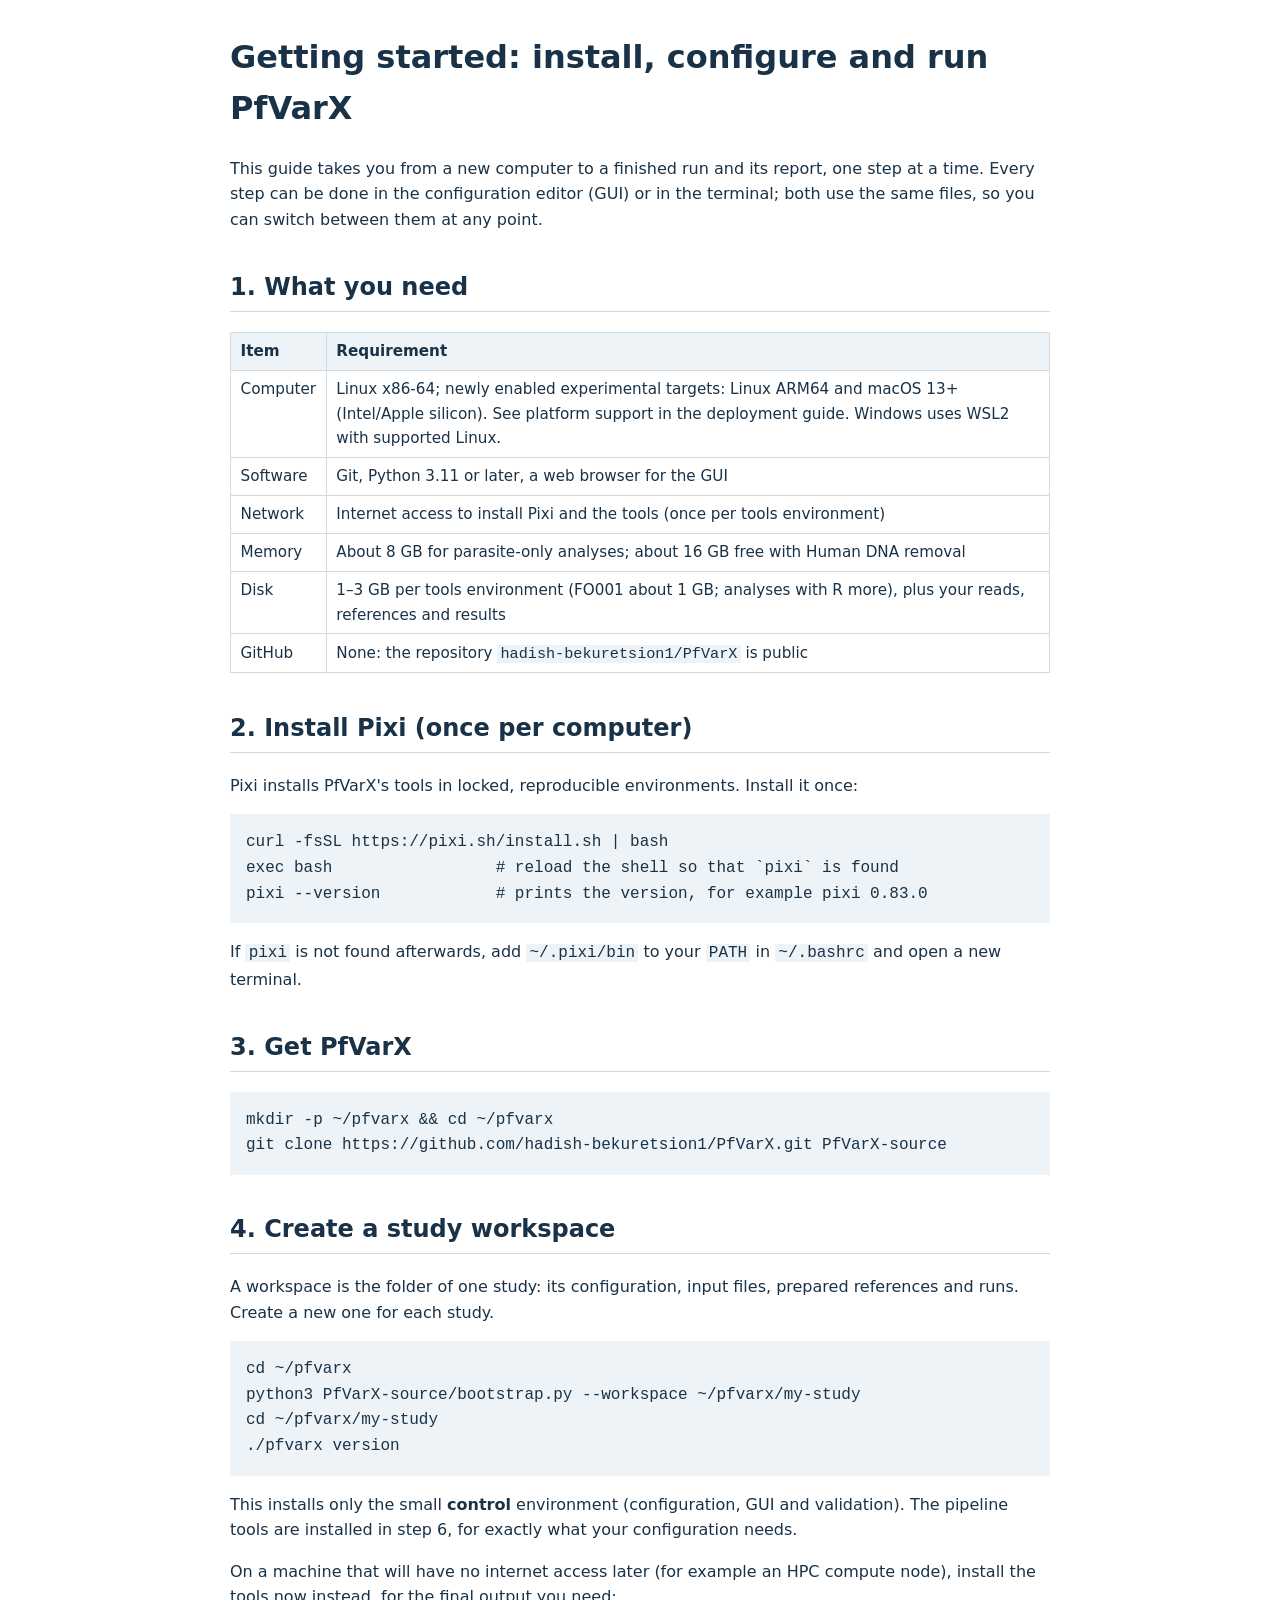
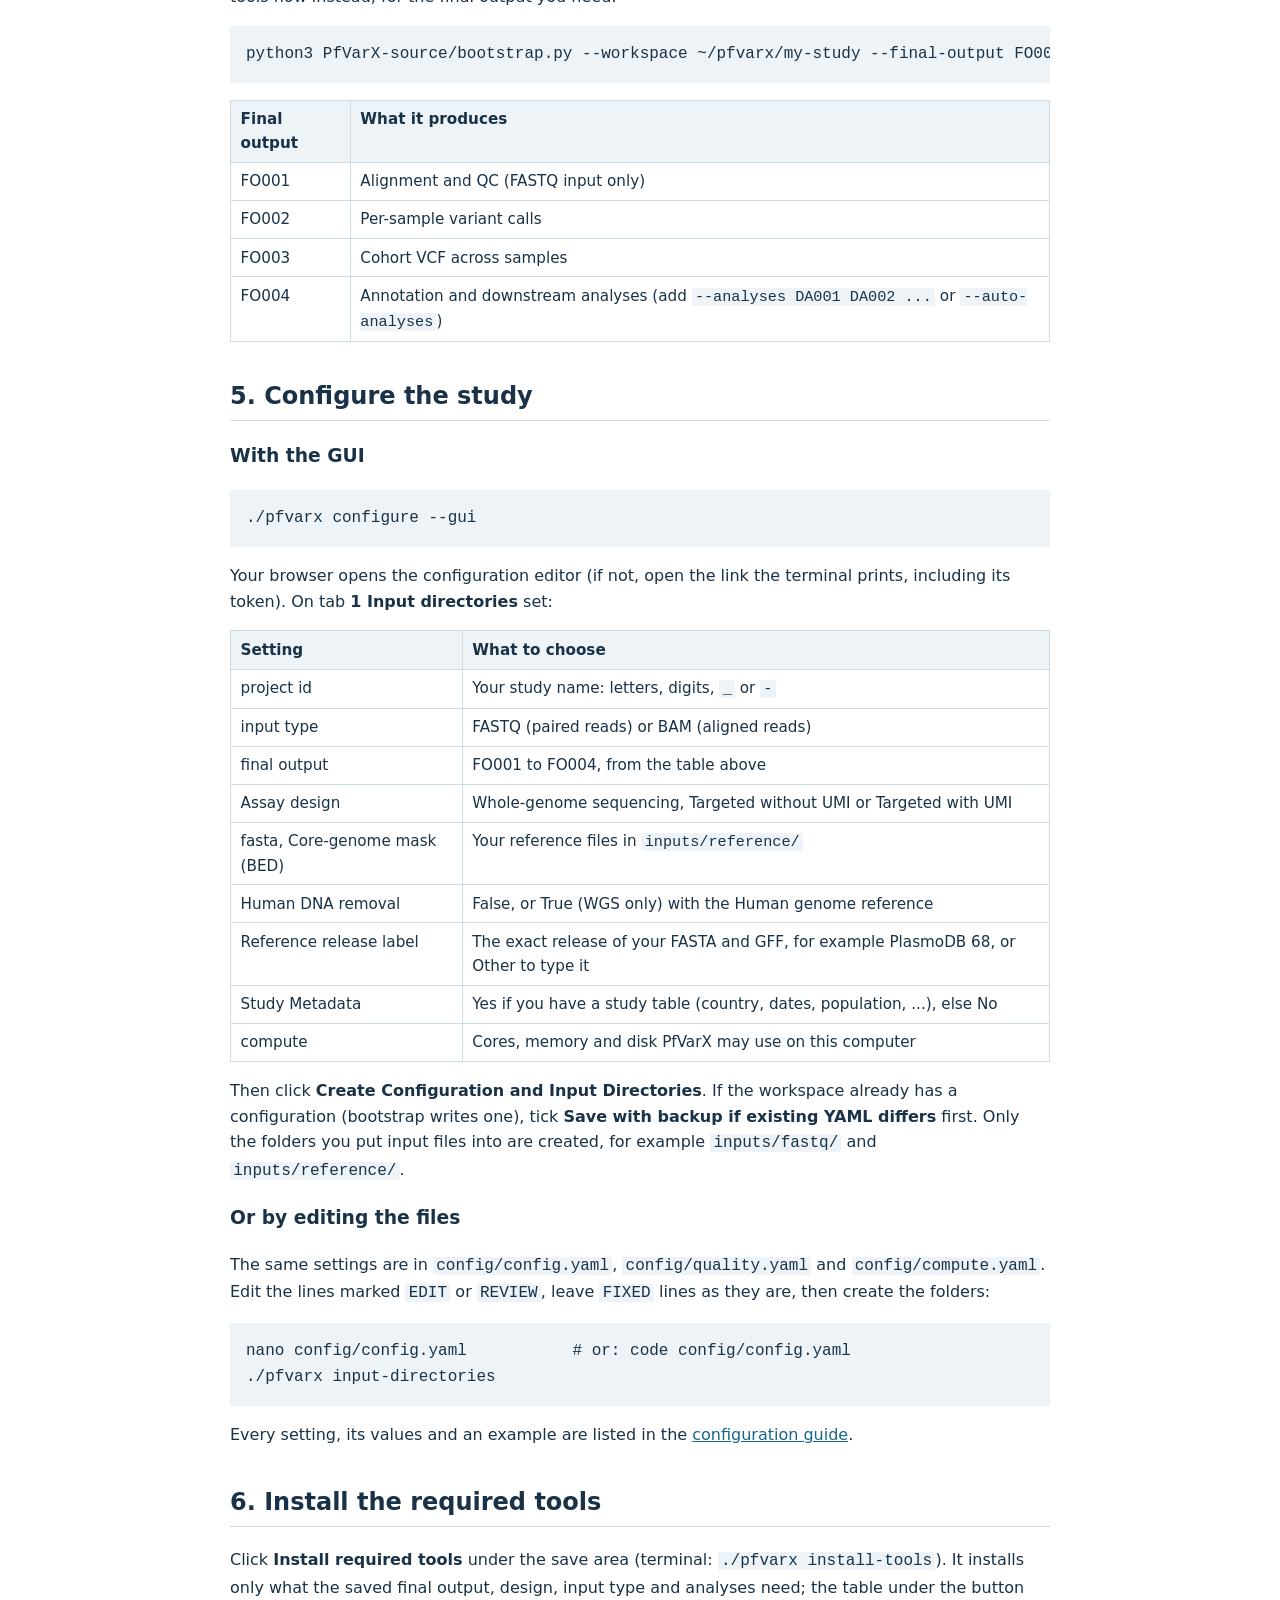
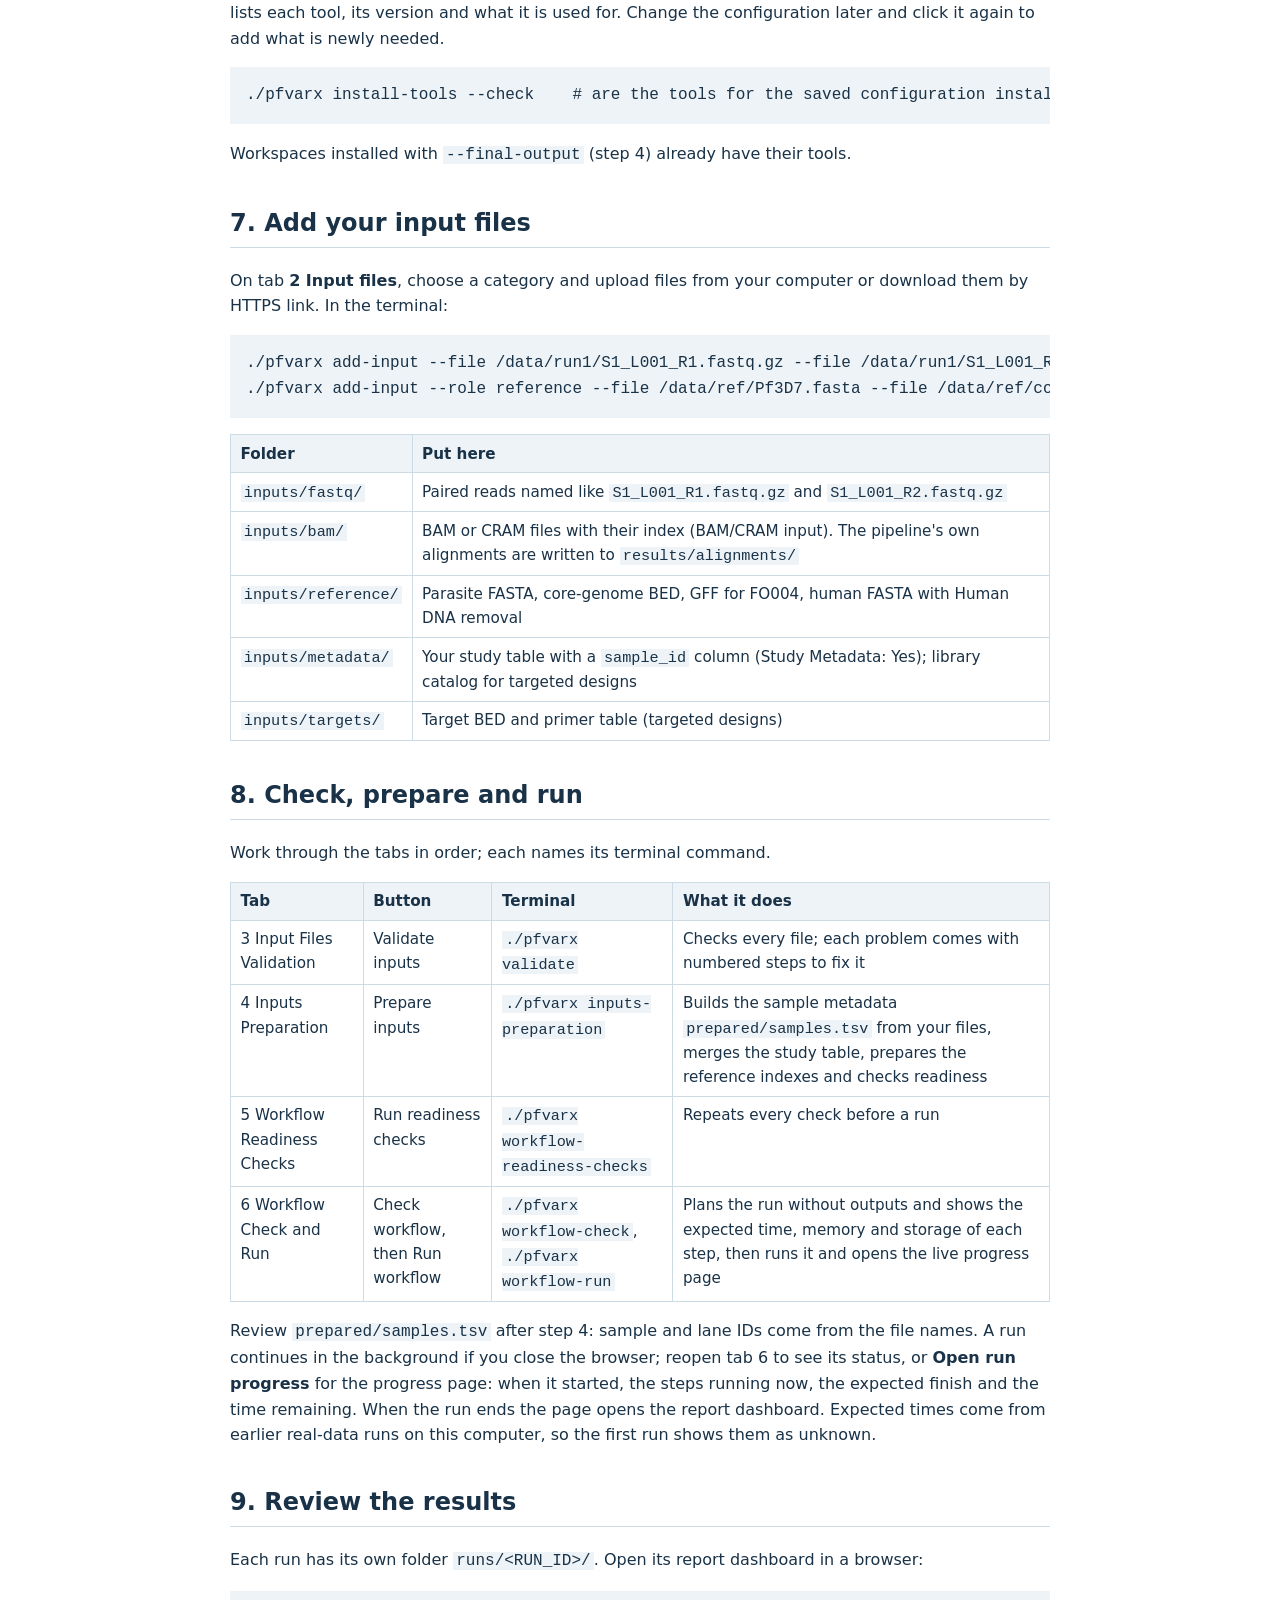
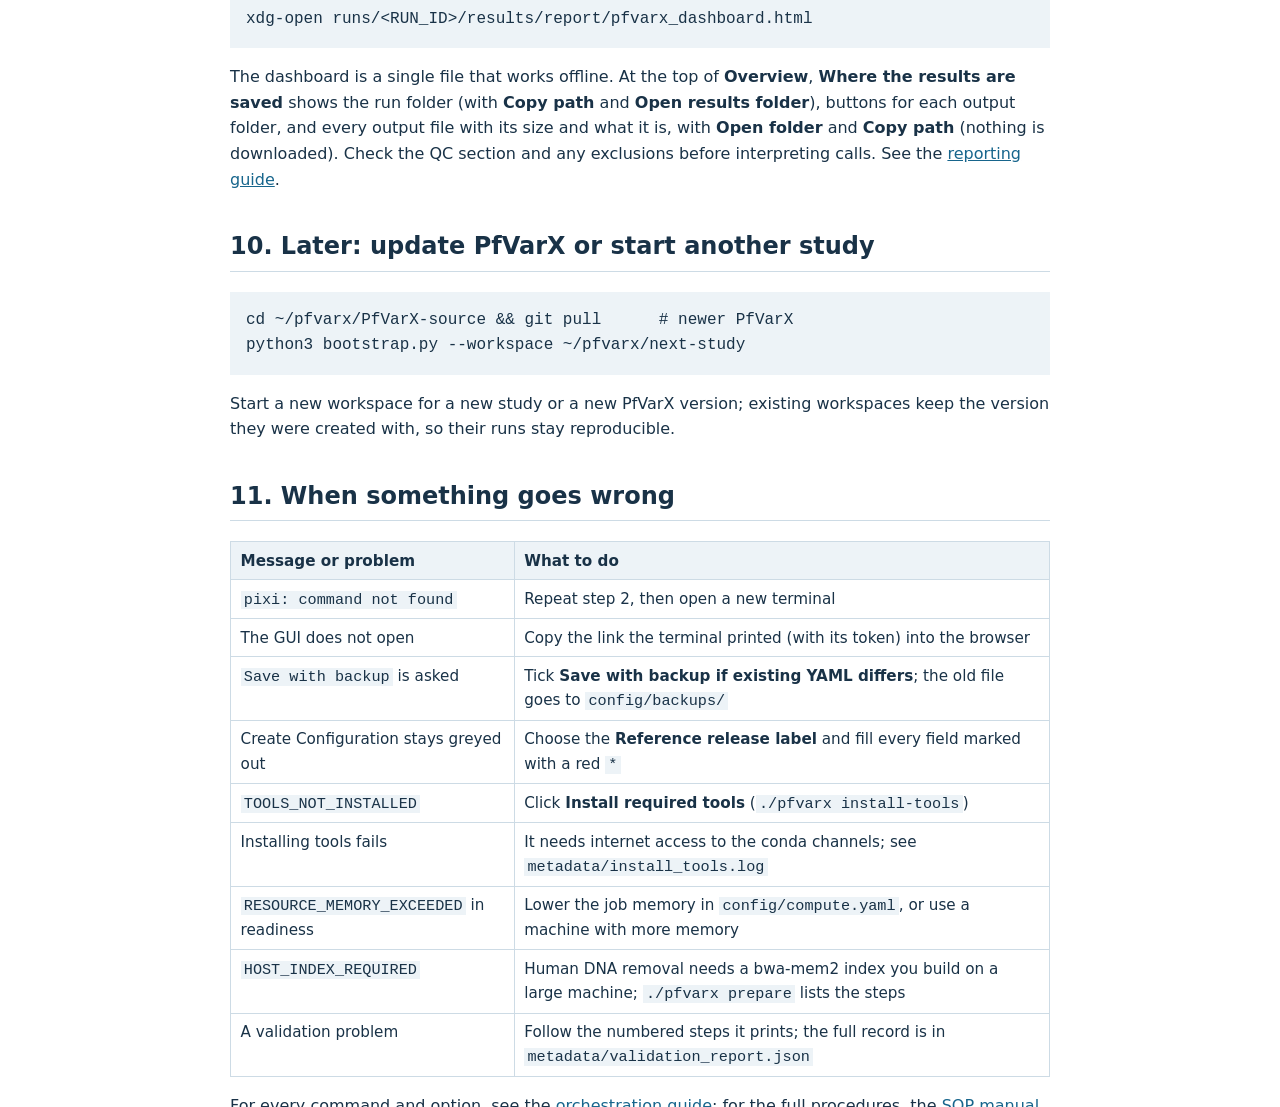
<file: docs/getting-started.html>
<!doctype html>
<html lang="en"><meta charset="utf-8">
<meta name="viewport" content="width=device-width, initial-scale=1">
<title>Getting started with PfVarX</title>
<style>body{font:16px/1.6 system-ui;color:#193247;max-width:820px;margin:2rem auto;padding:0 1rem}pre{background:#edf3f7;padding:1rem;overflow:auto}code{background:#edf3f7;padding:0 .2rem}pre code{padding:0}a{color:#17658c}table{border-collapse:collapse;width:100%;margin:1rem 0;font-size:.95rem}th,td{border:1px solid #cddbe5;padding:.4rem .6rem;text-align:left;vertical-align:top}th{background:#edf3f7}h2{margin-top:2.2rem;border-bottom:1px solid #cddbe5;padding-bottom:.3rem}</style>
<main>
<h1>Getting started: install, configure and run PfVarX</h1>
<p>This guide takes you from a new computer to a finished run and its report, one step at a
time. Every step can be done in the configuration editor (GUI) or in the terminal; both use
the same files, so you can switch between them at any point.</p>
<h2>1. What you need</h2>
<table>
<thead>
<tr>
<th>Item</th>
<th>Requirement</th>
</tr>
</thead>
<tbody>
<tr>
<td>Computer</td>
<td>Linux x86-64; newly enabled experimental targets: Linux ARM64 and macOS 13+ (Intel/Apple silicon). See platform support in the deployment guide. Windows uses WSL2 with supported Linux.</td>
</tr>
<tr>
<td>Software</td>
<td>Git, Python 3.11 or later, a web browser for the GUI</td>
</tr>
<tr>
<td>Network</td>
<td>Internet access to install Pixi and the tools (once per tools environment)</td>
</tr>
<tr>
<td>Memory</td>
<td>About 8 GB for parasite-only analyses; about 16 GB free with Human DNA removal</td>
</tr>
<tr>
<td>Disk</td>
<td>1–3 GB per tools environment (FO001 about 1 GB; analyses with R more), plus your reads, references and results</td>
</tr>
<tr>
<td>GitHub</td>
<td>None: the repository <code>hadish-bekuretsion1/PfVarX</code> is public</td>
</tr>
</tbody>
</table>
<h2>2. Install Pixi (once per computer)</h2>
<p>Pixi installs PfVarX's tools in locked, reproducible environments. Install it once:</p>
<pre><code class="language-bash">curl -fsSL https://pixi.sh/install.sh | bash
exec bash                 # reload the shell so that `pixi` is found
pixi --version            # prints the version, for example pixi 0.83.0
</code></pre>
<p>If <code>pixi</code> is not found afterwards, add <code>~/.pixi/bin</code> to your <code>PATH</code> in <code>~/.bashrc</code> and open a
new terminal.</p>
<h2>3. Get PfVarX</h2>
<pre><code class="language-bash">mkdir -p ~/pfvarx &amp;&amp; cd ~/pfvarx
git clone https://github.com/hadish-bekuretsion1/PfVarX.git PfVarX-source
</code></pre>
<h2>4. Create a study workspace</h2>
<p>A workspace is the folder of one study: its configuration, input files, prepared references
and runs. Create a new one for each study.</p>
<pre><code class="language-bash">cd ~/pfvarx
python3 PfVarX-source/bootstrap.py --workspace ~/pfvarx/my-study
cd ~/pfvarx/my-study
./pfvarx version
</code></pre>
<p>This installs only the small <strong>control</strong> environment (configuration, GUI and validation).
The pipeline tools are installed in step 6, for exactly what your configuration needs.</p>
<p>On a machine that will have no internet access later (for example an HPC compute node),
install the tools now instead, for the final output you need:</p>
<pre><code class="language-bash">python3 PfVarX-source/bootstrap.py --workspace ~/pfvarx/my-study --final-output FO002
</code></pre>
<table>
<thead>
<tr>
<th>Final output</th>
<th>What it produces</th>
</tr>
</thead>
<tbody>
<tr>
<td>FO001</td>
<td>Alignment and QC (FASTQ input only)</td>
</tr>
<tr>
<td>FO002</td>
<td>Per-sample variant calls</td>
</tr>
<tr>
<td>FO003</td>
<td>Cohort VCF across samples</td>
</tr>
<tr>
<td>FO004</td>
<td>Annotation and downstream analyses (add <code>--analyses DA001 DA002 ...</code> or <code>--auto-analyses</code>)</td>
</tr>
</tbody>
</table>
<h2>5. Configure the study</h2>
<h3>With the GUI</h3>
<pre><code class="language-bash">./pfvarx configure --gui
</code></pre>
<p>Your browser opens the configuration editor (if not, open the link the terminal prints,
including its token). On tab <strong>1 Input directories</strong> set:</p>
<table>
<thead>
<tr>
<th>Setting</th>
<th>What to choose</th>
</tr>
</thead>
<tbody>
<tr>
<td>project id</td>
<td>Your study name: letters, digits, <code>_</code> or <code>-</code></td>
</tr>
<tr>
<td>input type</td>
<td>FASTQ (paired reads) or BAM (aligned reads)</td>
</tr>
<tr>
<td>final output</td>
<td>FO001 to FO004, from the table above</td>
</tr>
<tr>
<td>Assay design</td>
<td>Whole-genome sequencing, Targeted without UMI or Targeted with UMI</td>
</tr>
<tr>
<td>fasta, Core-genome mask (BED)</td>
<td>Your reference files in <code>inputs/reference/</code></td>
</tr>
<tr>
<td>Human DNA removal</td>
<td>False, or True (WGS only) with the Human genome reference</td>
</tr>
<tr>
<td>Reference release label</td>
<td>The exact release of your FASTA and GFF, for example PlasmoDB 68, or Other to type it</td>
</tr>
<tr>
<td>Study Metadata</td>
<td>Yes if you have a study table (country, dates, population, ...), else No</td>
</tr>
<tr>
<td>compute</td>
<td>Cores, memory and disk PfVarX may use on this computer</td>
</tr>
</tbody>
</table>
<p>Then click <strong>Create Configuration and Input Directories</strong>. If the workspace already has a
configuration (bootstrap writes one), tick <strong>Save with backup if existing YAML differs</strong> first.
Only the folders you put input files into are created, for example <code>inputs/fastq/</code> and
<code>inputs/reference/</code>.</p>
<h3>Or by editing the files</h3>
<p>The same settings are in <code>config/config.yaml</code>, <code>config/quality.yaml</code> and
<code>config/compute.yaml</code>. Edit the lines marked <code>EDIT</code> or <code>REVIEW</code>, leave <code>FIXED</code> lines as they
are, then create the folders:</p>
<pre><code class="language-bash">nano config/config.yaml           # or: code config/config.yaml
./pfvarx input-directories
</code></pre>
<p>Every setting, its values and an example are listed in the
<a href="configuration-guide.html">configuration guide</a>.</p>
<h2>6. Install the required tools</h2>
<p>Click <strong>Install required tools</strong> under the save area (terminal: <code>./pfvarx install-tools</code>).
It installs only what the saved final output, design, input type and analyses need; the
table under the button lists each tool, its version and what it is used for. Change the
configuration later and click it again to add what is newly needed.</p>
<pre><code class="language-bash">./pfvarx install-tools --check    # are the tools for the saved configuration installed?
</code></pre>
<p>Workspaces installed with <code>--final-output</code> (step 4) already have their tools.</p>
<h2>7. Add your input files</h2>
<p>On tab <strong>2 Input files</strong>, choose a category and upload files from your computer or download
them by HTTPS link. In the terminal:</p>
<pre><code class="language-bash">./pfvarx add-input --file /data/run1/S1_L001_R1.fastq.gz --file /data/run1/S1_L001_R2.fastq.gz
./pfvarx add-input --role reference --file /data/ref/Pf3D7.fasta --file /data/ref/core_genome.bed
</code></pre>
<table>
<thead>
<tr>
<th>Folder</th>
<th>Put here</th>
</tr>
</thead>
<tbody>
<tr>
<td><code>inputs/fastq/</code></td>
<td>Paired reads named like <code>S1_L001_R1.fastq.gz</code> and <code>S1_L001_R2.fastq.gz</code></td>
</tr>
<tr>
<td><code>inputs/bam/</code></td>
<td>BAM or CRAM files with their index (BAM/CRAM input). The pipeline's own alignments are written to <code>results/alignments/</code></td>
</tr>
<tr>
<td><code>inputs/reference/</code></td>
<td>Parasite FASTA, core-genome BED, GFF for FO004, human FASTA with Human DNA removal</td>
</tr>
<tr>
<td><code>inputs/metadata/</code></td>
<td>Your study table with a <code>sample_id</code> column (Study Metadata: Yes); library catalog for targeted designs</td>
</tr>
<tr>
<td><code>inputs/targets/</code></td>
<td>Target BED and primer table (targeted designs)</td>
</tr>
</tbody>
</table>
<h2>8. Check, prepare and run</h2>
<p>Work through the tabs in order; each names its terminal command.</p>
<table>
<thead>
<tr>
<th>Tab</th>
<th>Button</th>
<th>Terminal</th>
<th>What it does</th>
</tr>
</thead>
<tbody>
<tr>
<td>3 Input Files Validation</td>
<td>Validate inputs</td>
<td><code>./pfvarx validate</code></td>
<td>Checks every file; each problem comes with numbered steps to fix it</td>
</tr>
<tr>
<td>4 Inputs Preparation</td>
<td>Prepare inputs</td>
<td><code>./pfvarx inputs-preparation</code></td>
<td>Builds the sample metadata <code>prepared/samples.tsv</code> from your files, merges the study table, prepares the reference indexes and checks readiness</td>
</tr>
<tr>
<td>5 Workflow Readiness Checks</td>
<td>Run readiness checks</td>
<td><code>./pfvarx workflow-readiness-checks</code></td>
<td>Repeats every check before a run</td>
</tr>
<tr>
<td>6 Workflow Check and Run</td>
<td>Check workflow, then Run workflow</td>
<td><code>./pfvarx workflow-check</code>, <code>./pfvarx workflow-run</code></td>
<td>Plans the run without outputs and shows the expected time, memory and storage of each step, then runs it and opens the live progress page</td>
</tr>
</tbody>
</table>
<p>Review <code>prepared/samples.tsv</code> after step 4: sample and lane IDs come from the file names.
A run continues in the background if you close the browser; reopen tab 6 to see its status,
or <strong>Open run progress</strong> for the progress page: when it started, the steps running now,
the expected finish and the time remaining. When the run ends the page opens the report
dashboard. Expected times come from earlier real-data runs on this computer, so the first
run shows them as unknown.</p>
<h2>9. Review the results</h2>
<p>Each run has its own folder <code>runs/&lt;RUN_ID&gt;/</code>. Open its report dashboard in a browser:</p>
<pre><code class="language-bash">xdg-open runs/&lt;RUN_ID&gt;/results/report/pfvarx_dashboard.html
</code></pre>
<p>The dashboard is a single file that works offline. At the top of <strong>Overview</strong>, <strong>Where the
results are saved</strong> shows the run folder (with <strong>Copy path</strong> and <strong>Open results folder</strong>),
buttons for each output folder, and every output file with its size and what it is, with
<strong>Open folder</strong> and <strong>Copy path</strong> (nothing is downloaded). Check the QC section and any exclusions before interpreting calls. See the <a href="reporting/README.md">reporting guide</a>.</p>
<h2>10. Later: update PfVarX or start another study</h2>
<pre><code class="language-bash">cd ~/pfvarx/PfVarX-source &amp;&amp; git pull      # newer PfVarX
python3 bootstrap.py --workspace ~/pfvarx/next-study
</code></pre>
<p>Start a new workspace for a new study or a new PfVarX version; existing workspaces keep the
version they were created with, so their runs stay reproducible.</p>
<h2>11. When something goes wrong</h2>
<table>
<thead>
<tr>
<th>Message or problem</th>
<th>What to do</th>
</tr>
</thead>
<tbody>
<tr>
<td><code>pixi: command not found</code></td>
<td>Repeat step 2, then open a new terminal</td>
</tr>
<tr>
<td>The GUI does not open</td>
<td>Copy the link the terminal printed (with its token) into the browser</td>
</tr>
<tr>
<td><code>Save with backup</code> is asked</td>
<td>Tick <strong>Save with backup if existing YAML differs</strong>; the old file goes to <code>config/backups/</code></td>
</tr>
<tr>
<td>Create Configuration stays greyed out</td>
<td>Choose the <strong>Reference release label</strong> and fill every field marked with a red <code>*</code></td>
</tr>
<tr>
<td><code>TOOLS_NOT_INSTALLED</code></td>
<td>Click <strong>Install required tools</strong> (<code>./pfvarx install-tools</code>)</td>
</tr>
<tr>
<td>Installing tools fails</td>
<td>It needs internet access to the conda channels; see <code>metadata/install_tools.log</code></td>
</tr>
<tr>
<td><code>RESOURCE_MEMORY_EXCEEDED</code> in readiness</td>
<td>Lower the job memory in <code>config/compute.yaml</code>, or use a machine with more memory</td>
</tr>
<tr>
<td><code>HOST_INDEX_REQUIRED</code></td>
<td>Human DNA removal needs a bwa-mem2 index you build on a large machine; <code>./pfvarx prepare</code> lists the steps</td>
</tr>
<tr>
<td>A validation problem</td>
<td>Follow the numbered steps it prints; the full record is in <code>metadata/validation_report.json</code></td>
</tr>
</tbody>
</table>
<p>For every command and option, see the <a href="orchestration.md">orchestration guide</a>; for the full
procedures, the <a href="sop/PfVarX_SOP_Manual.html">SOP manual</a>.</p>
</main>
</html>
</file>
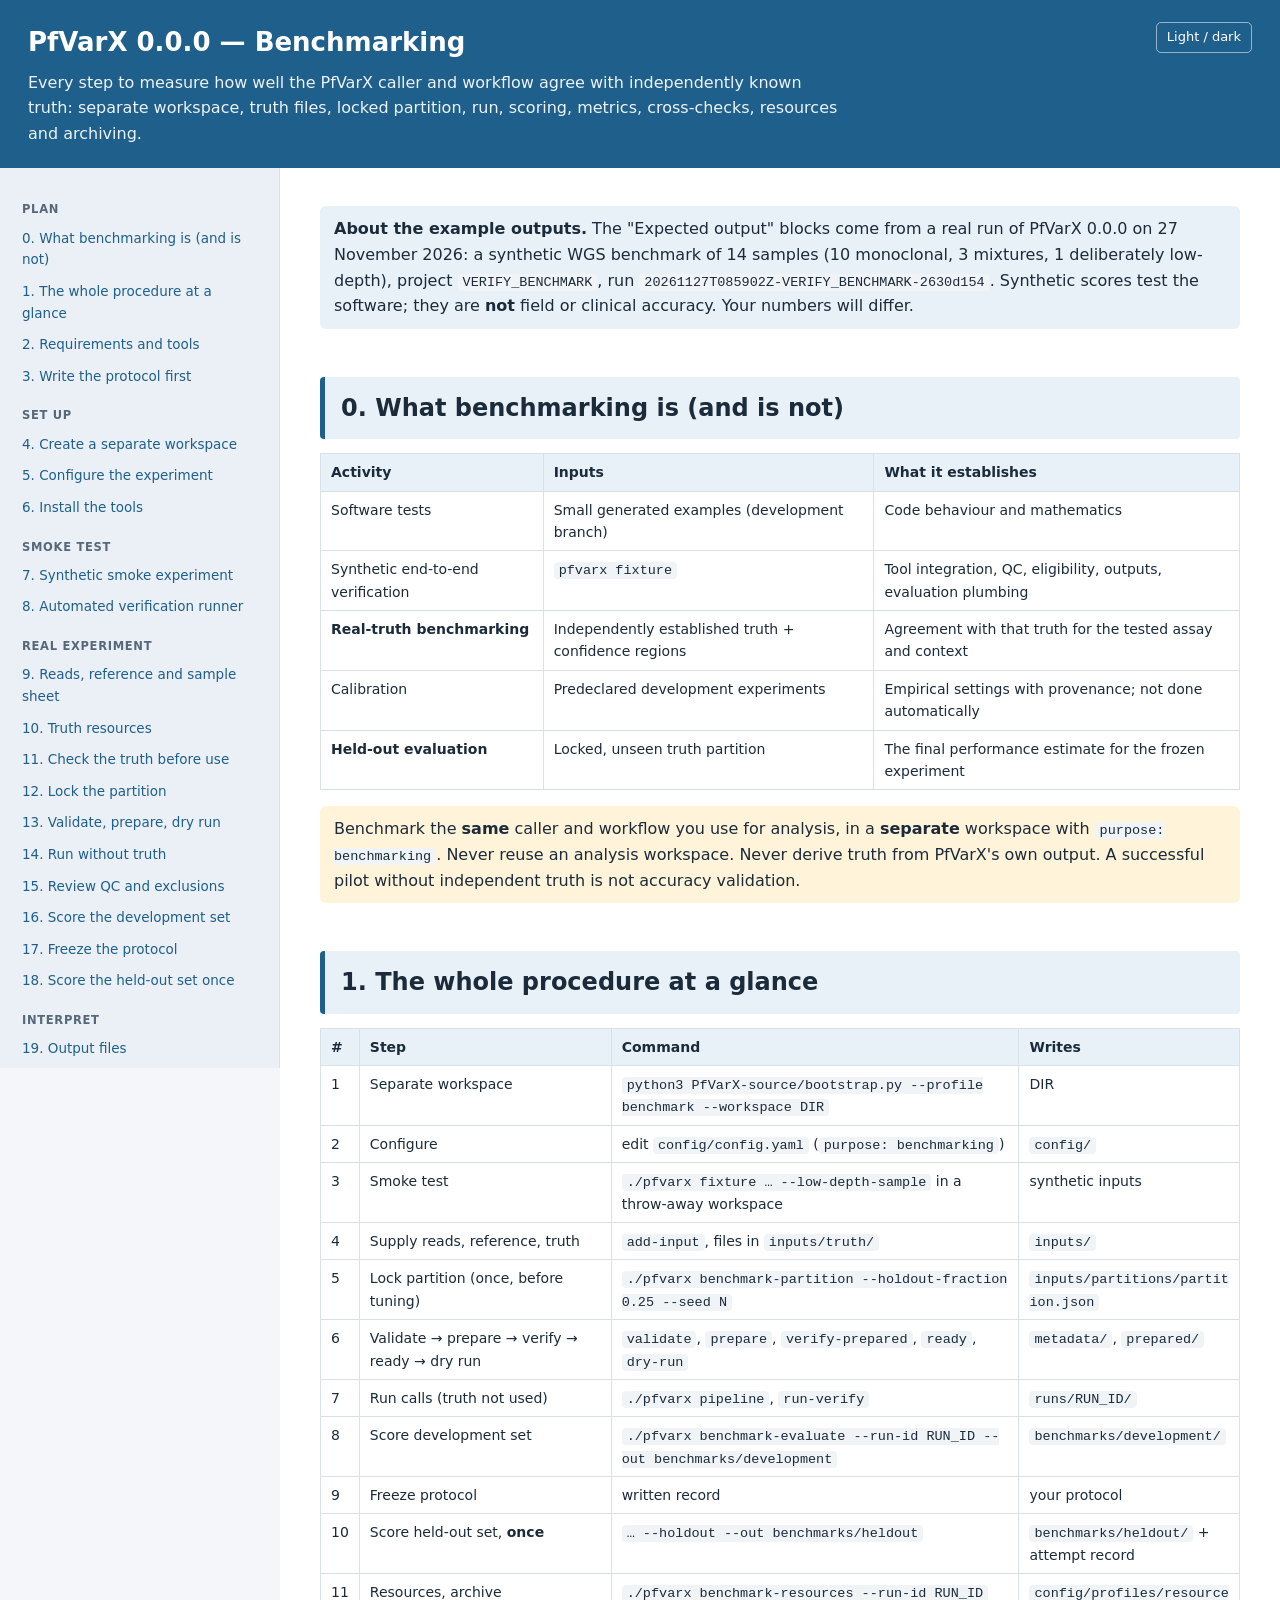
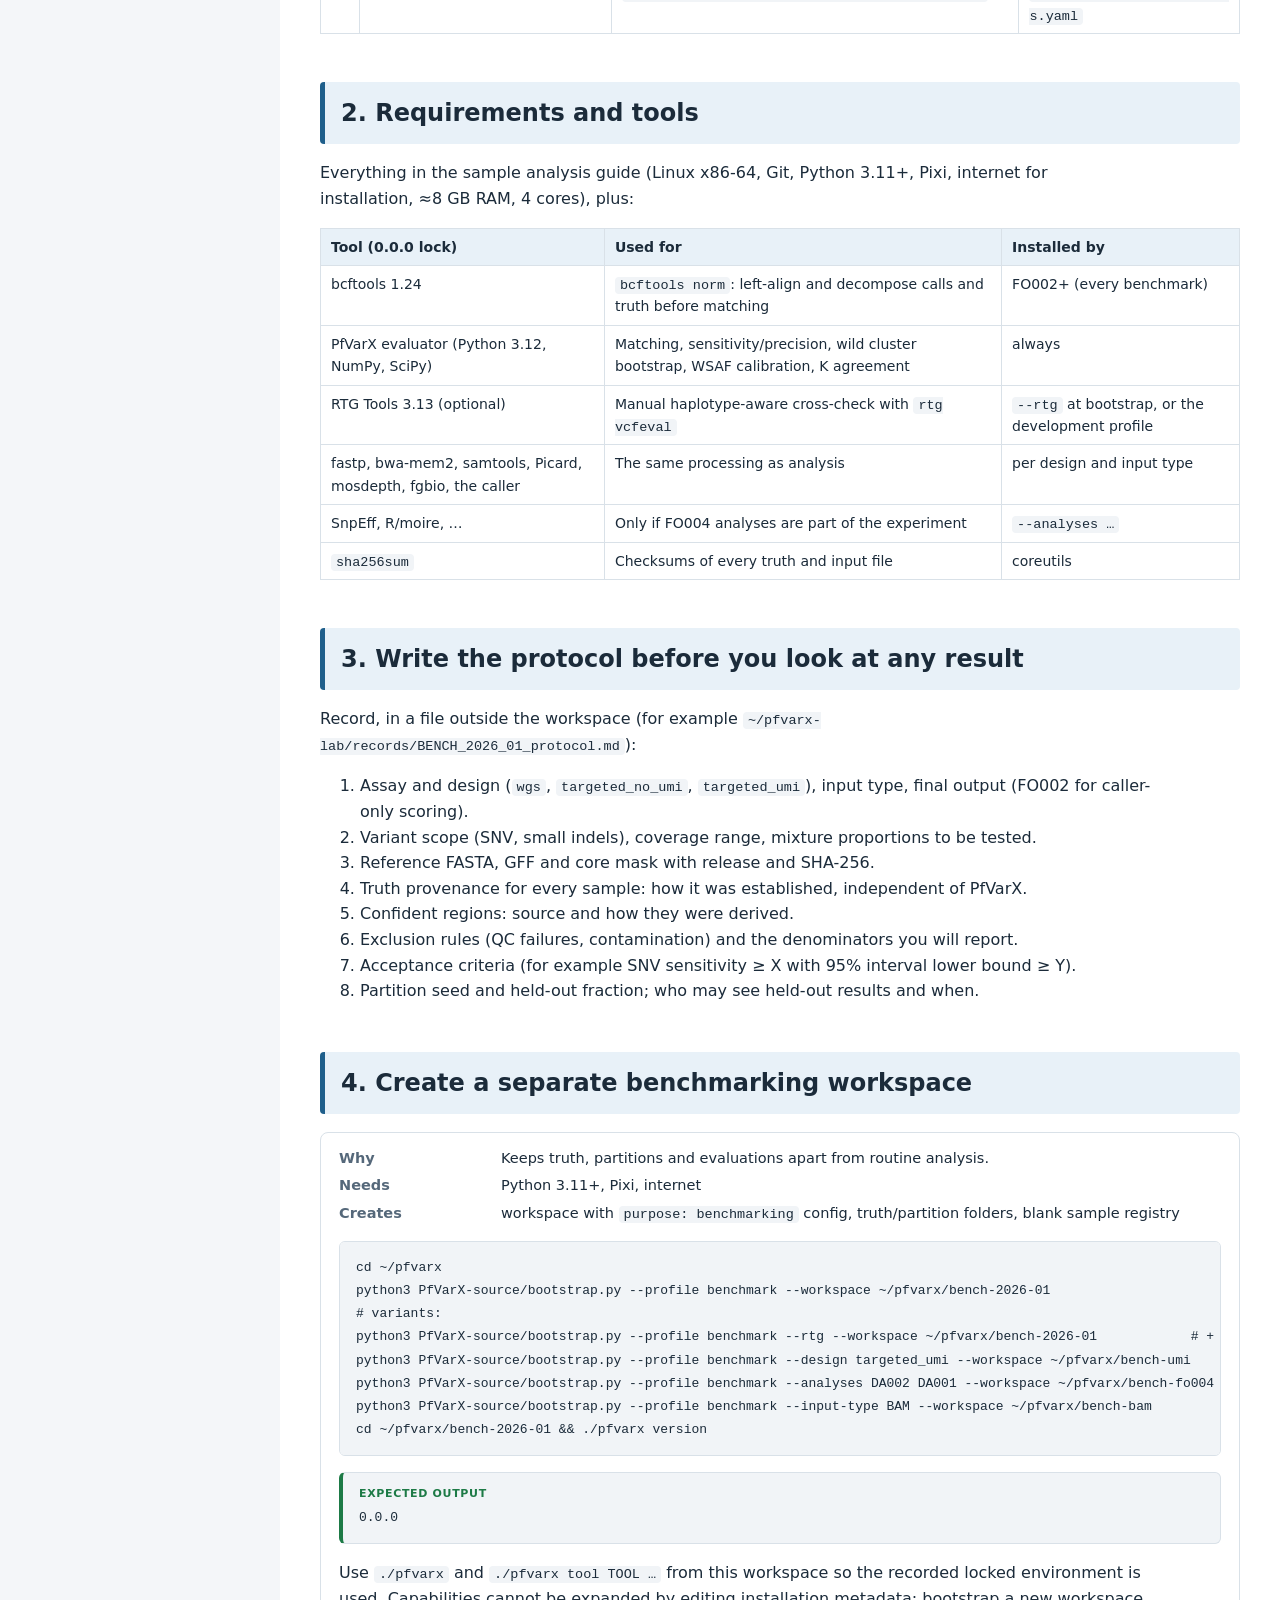
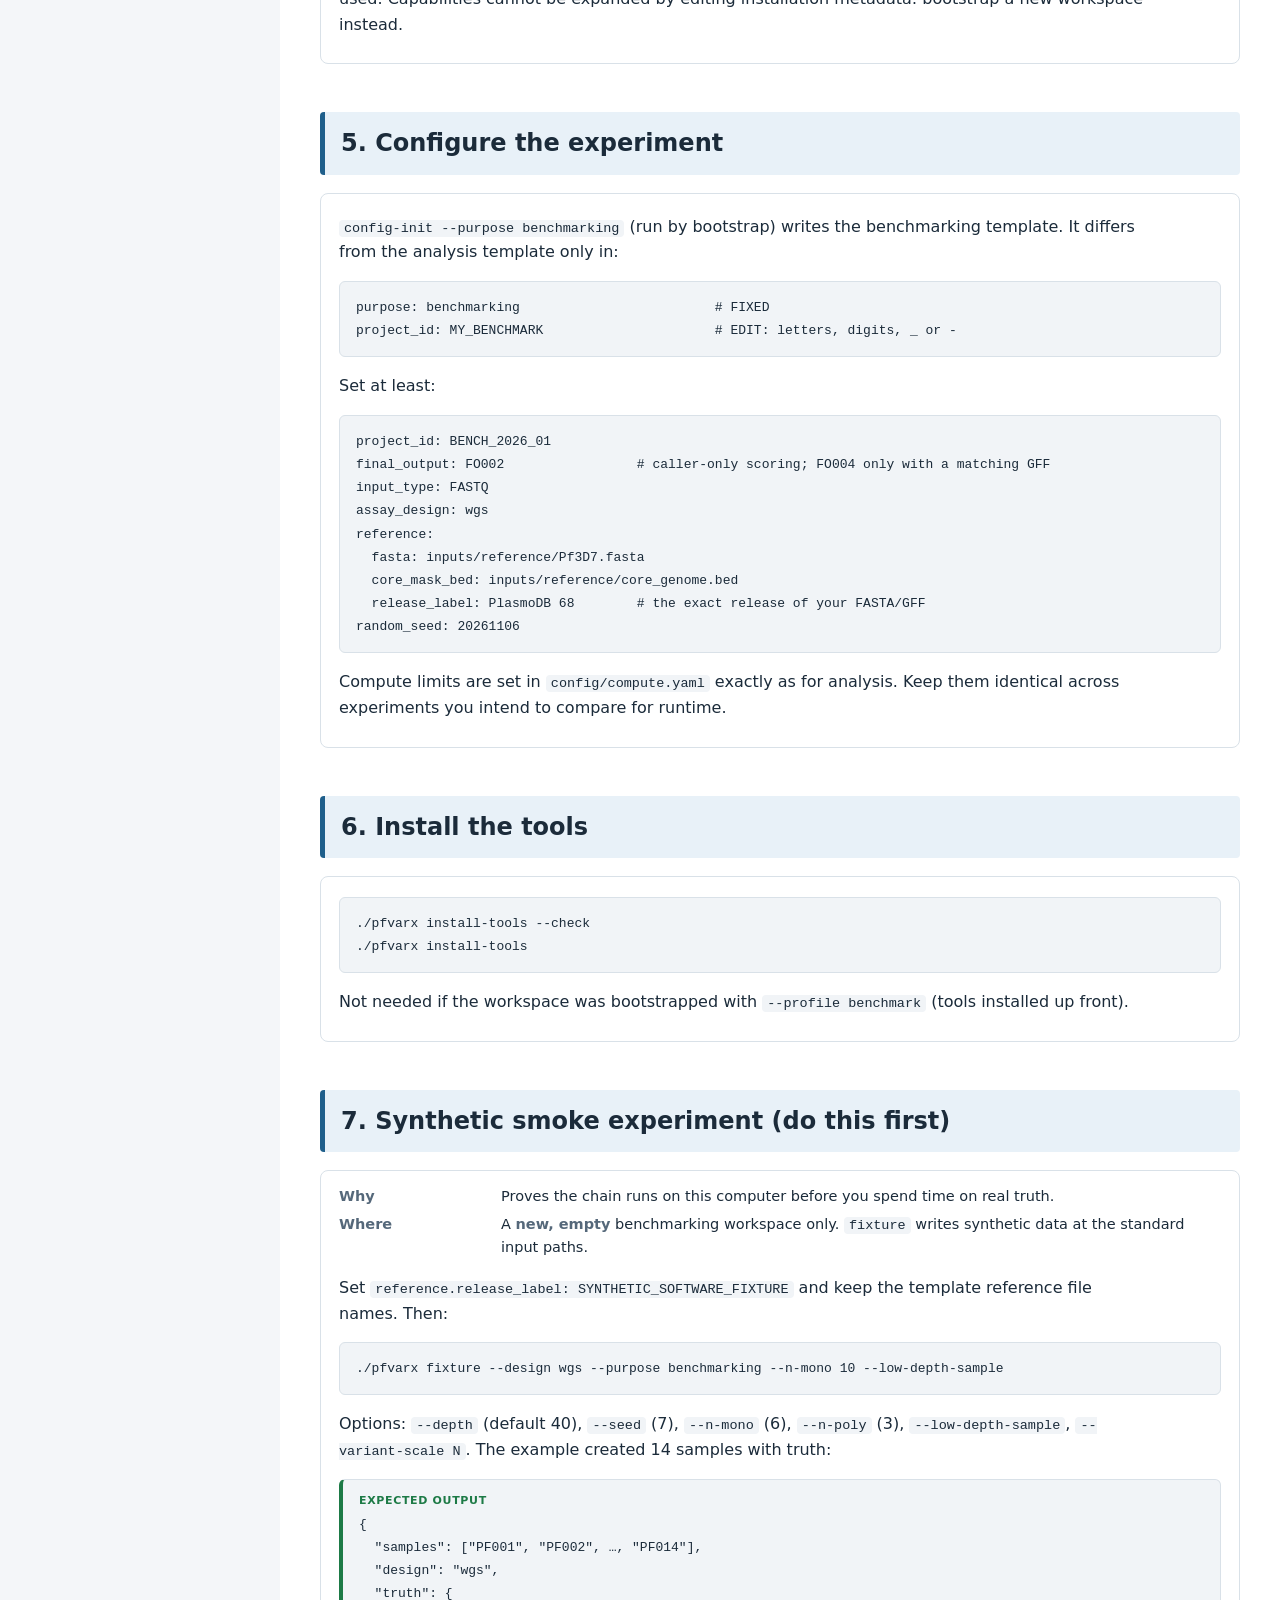
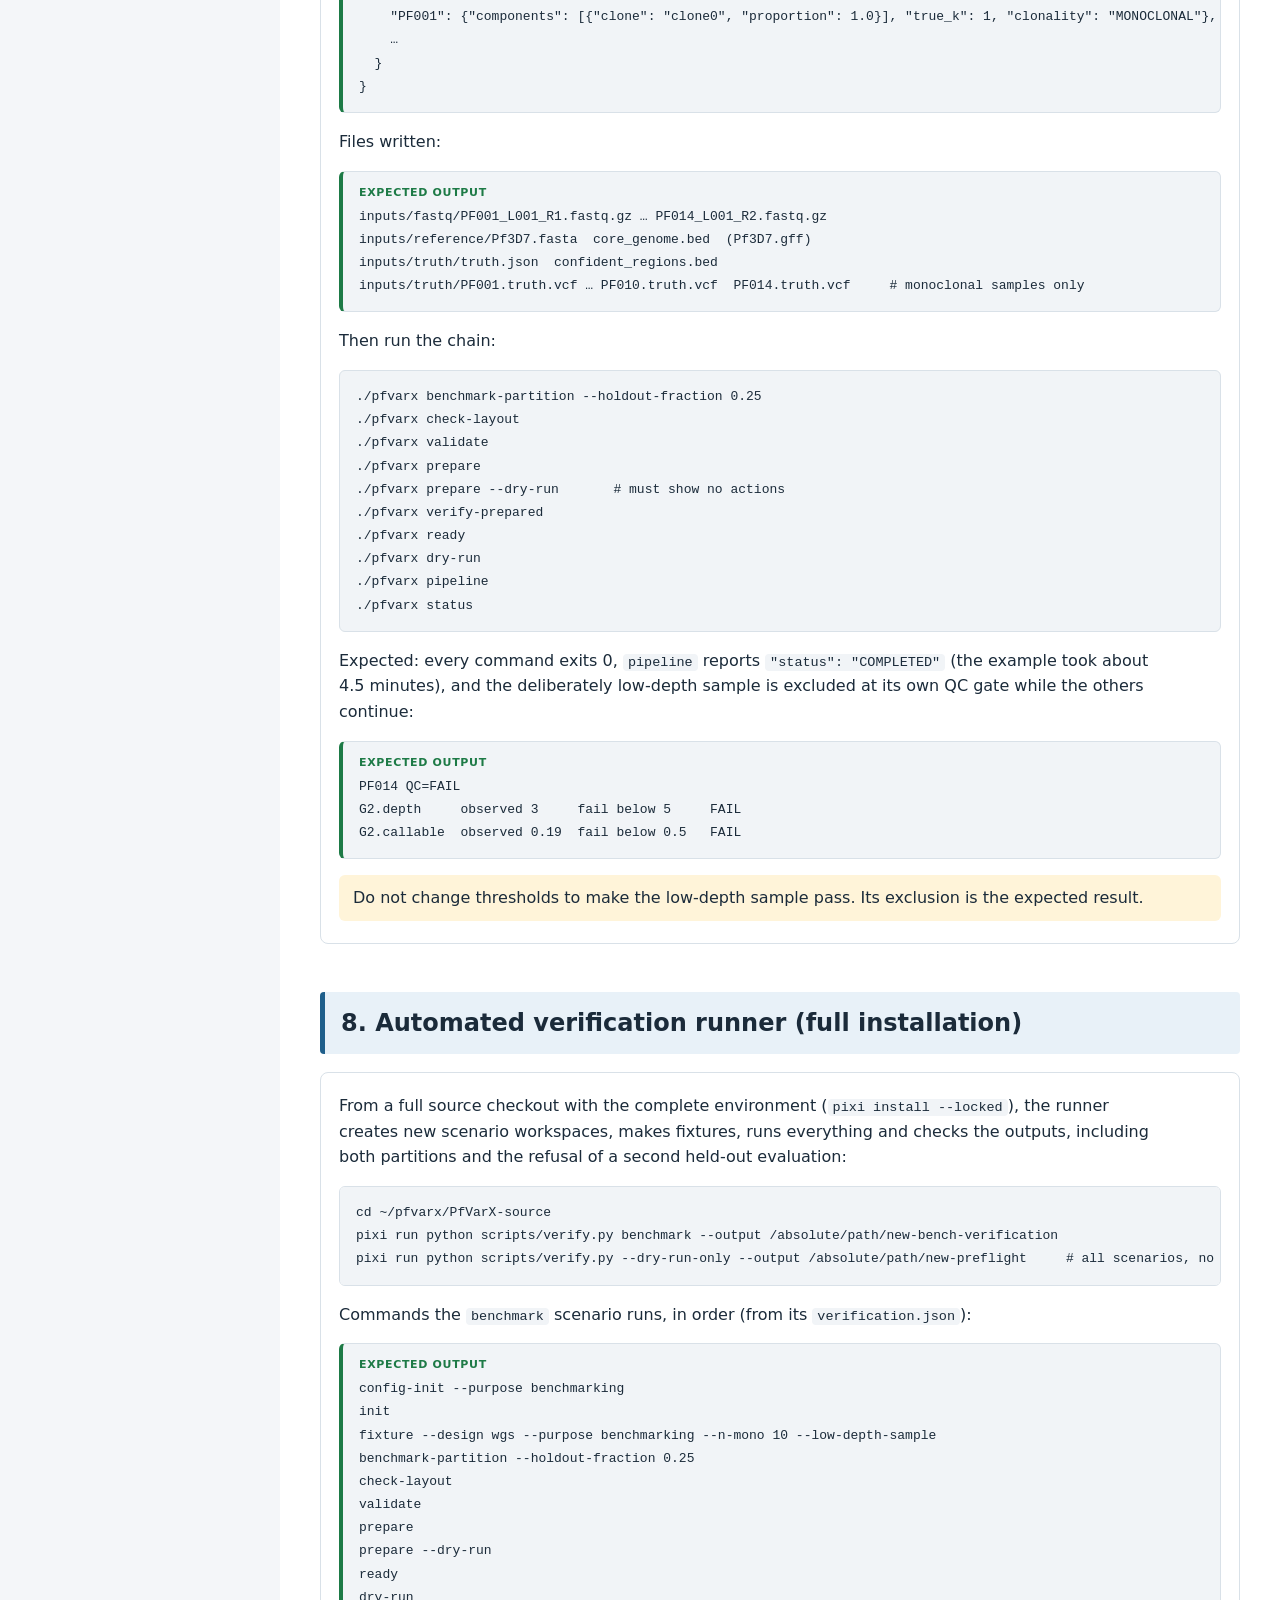
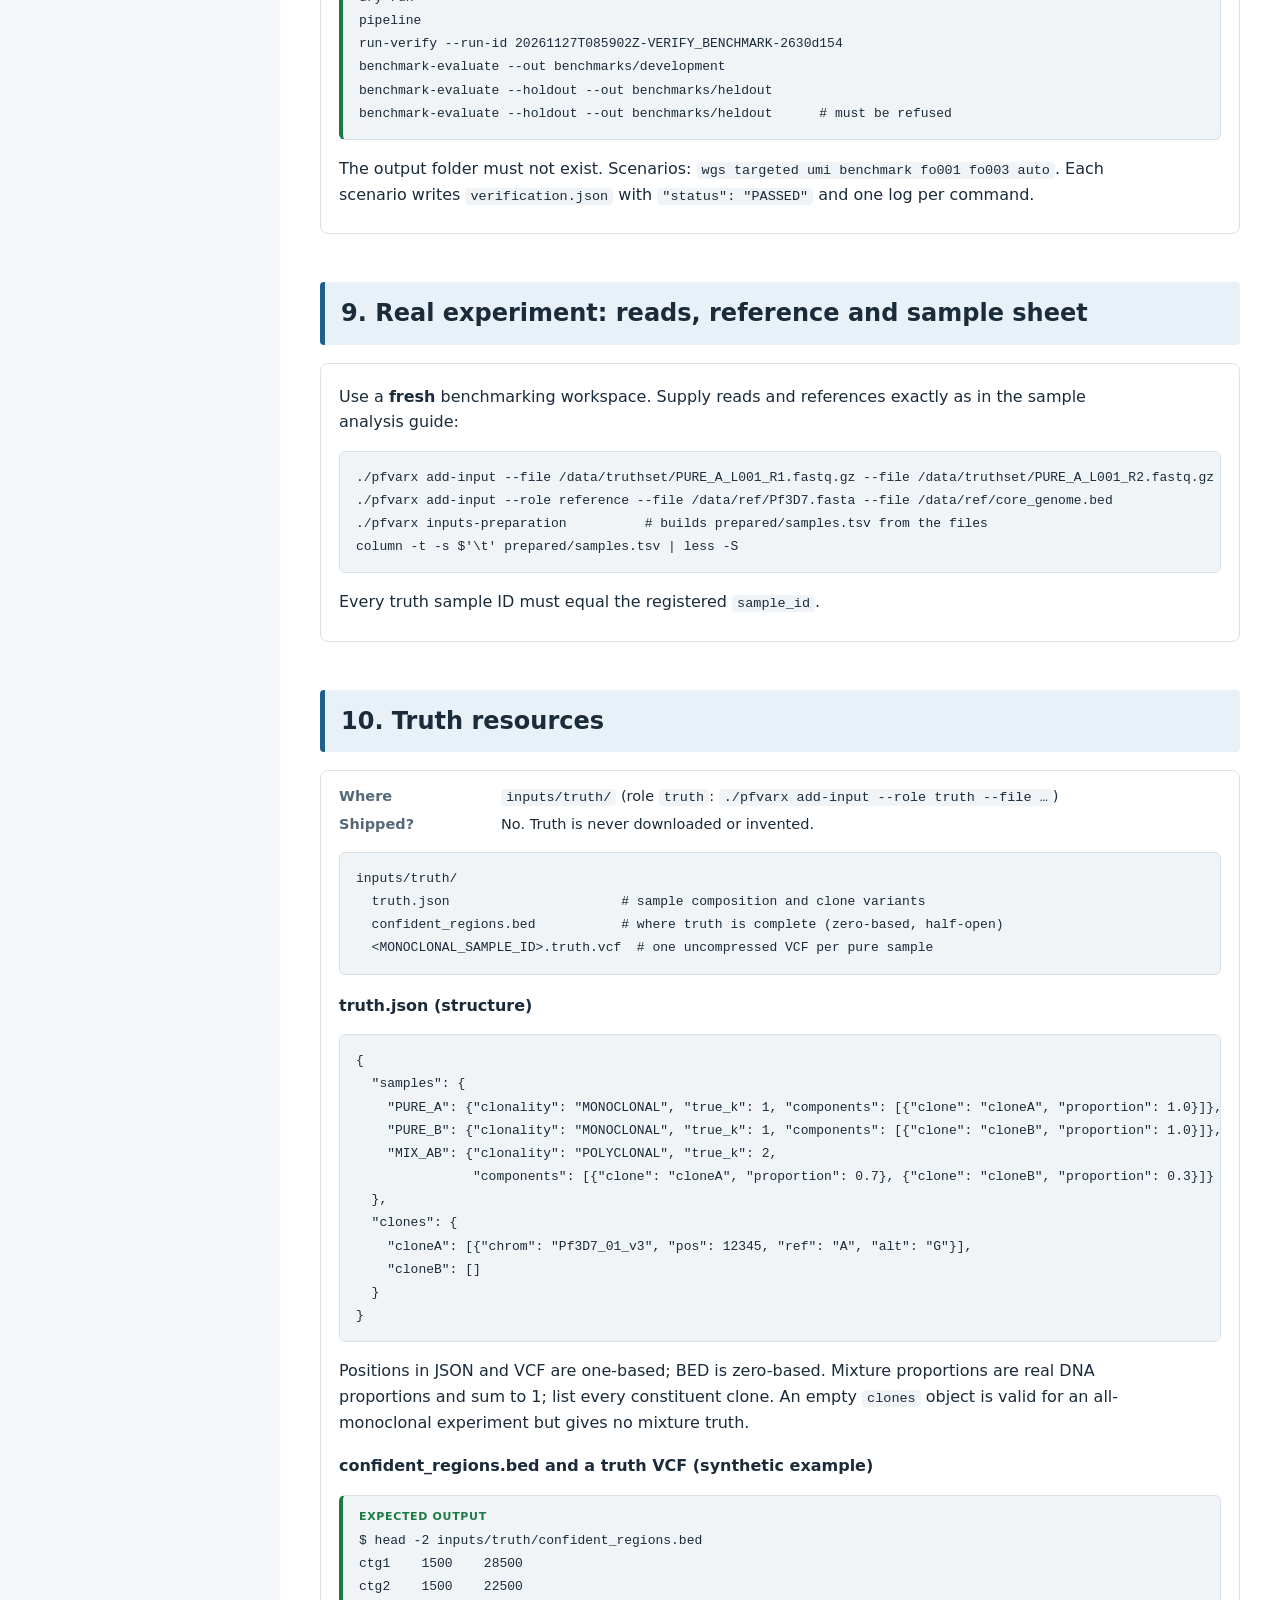
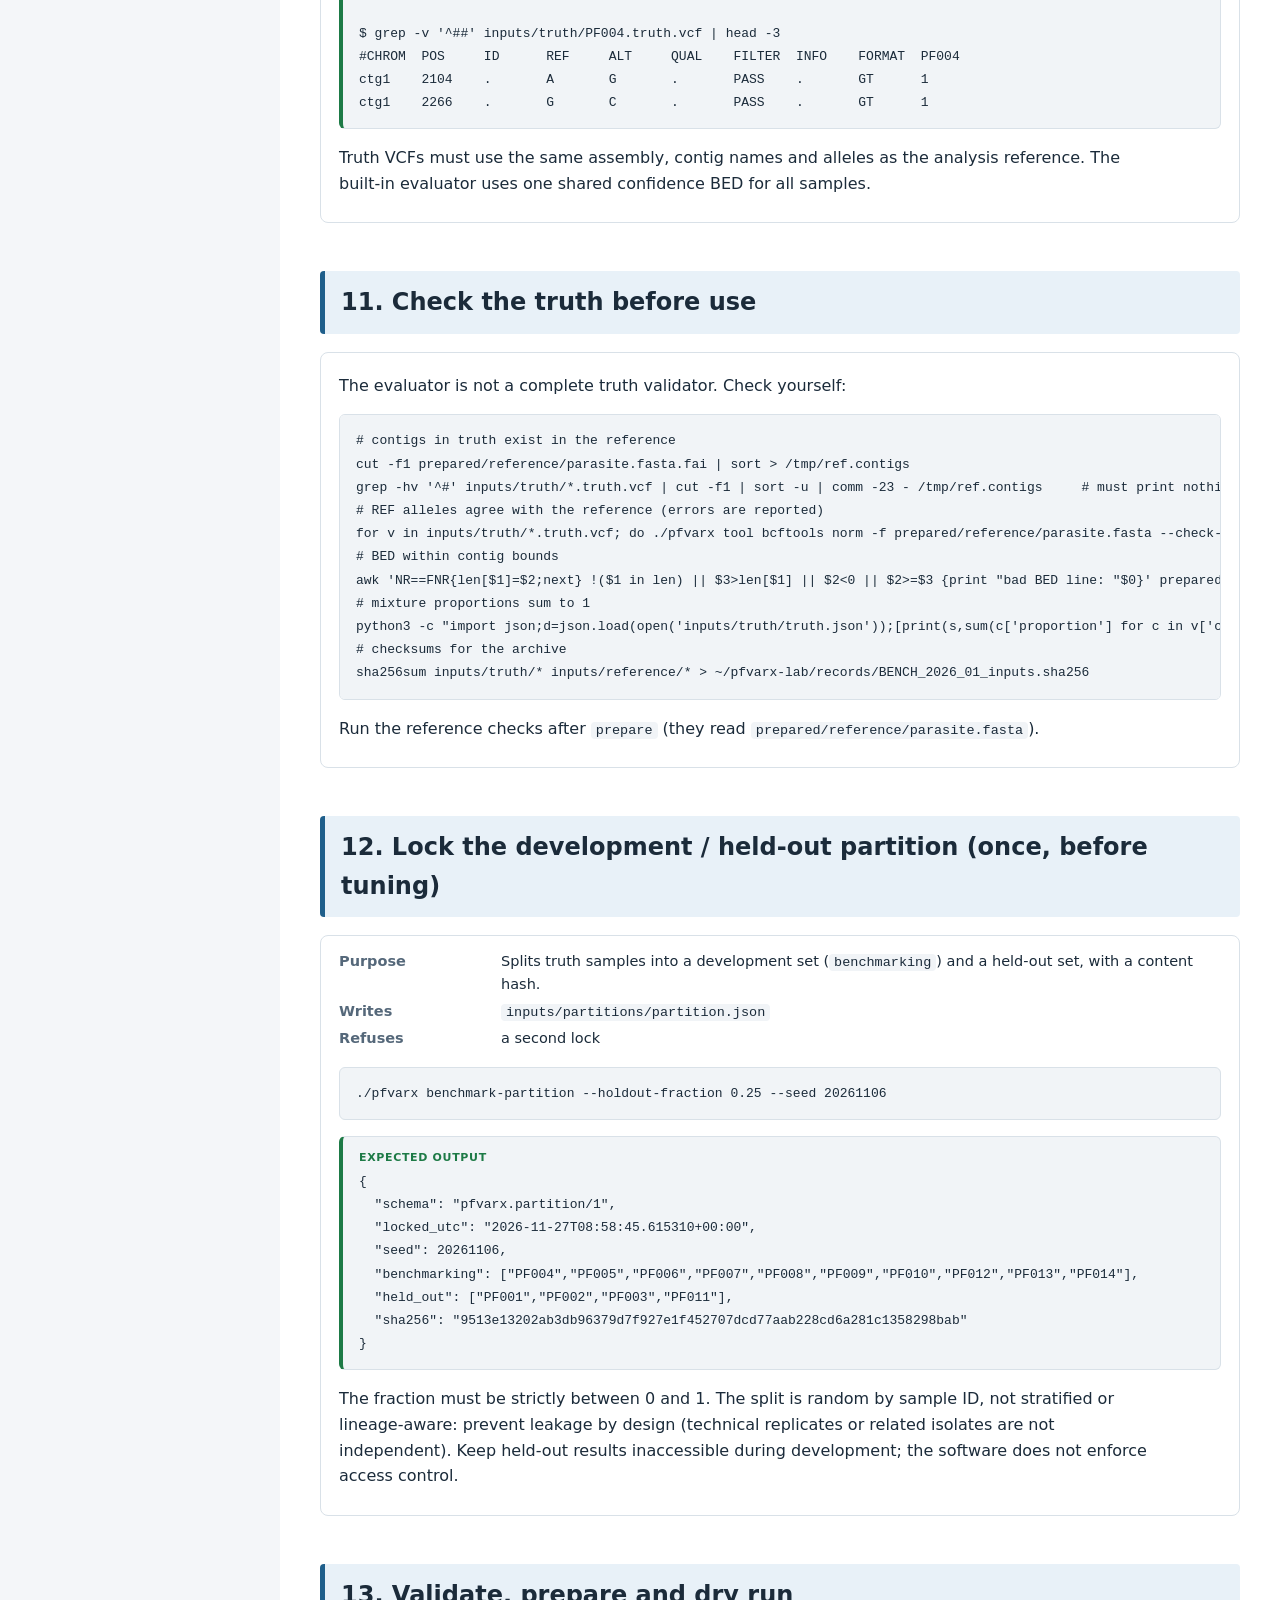
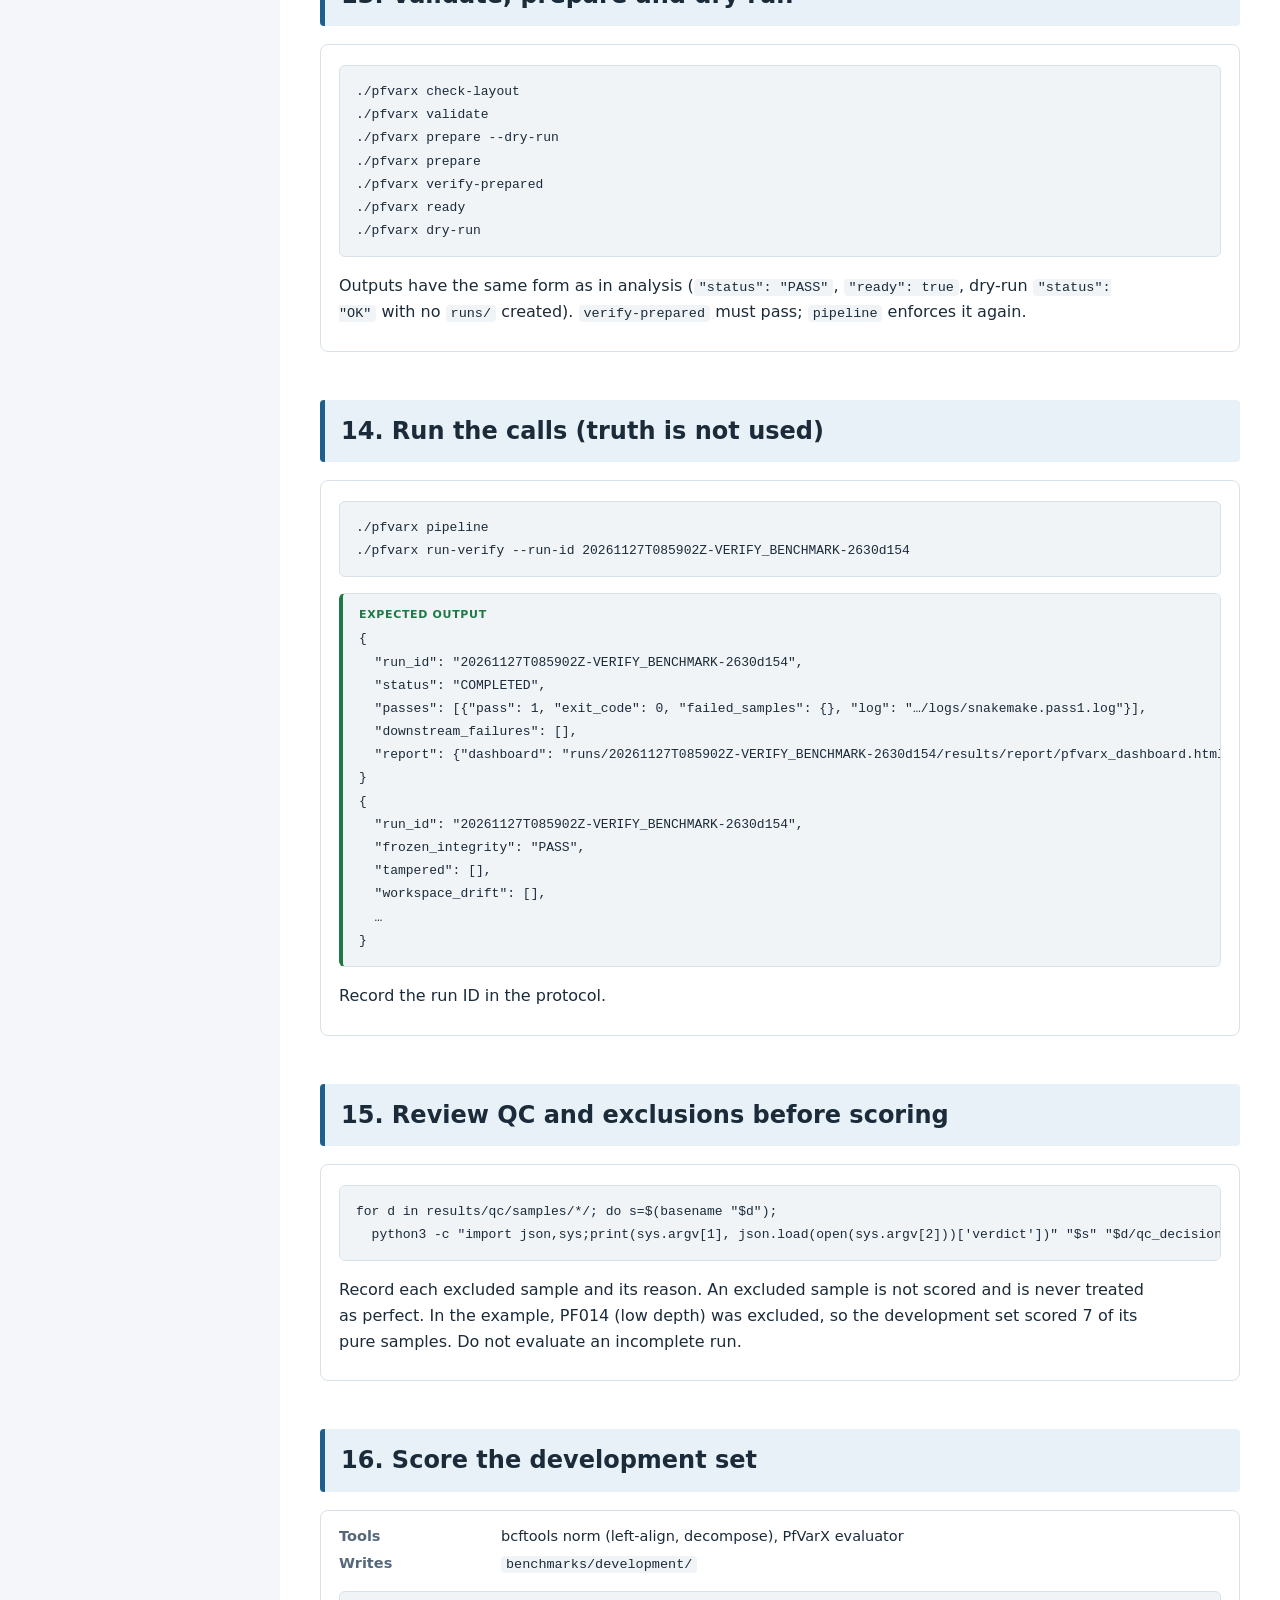
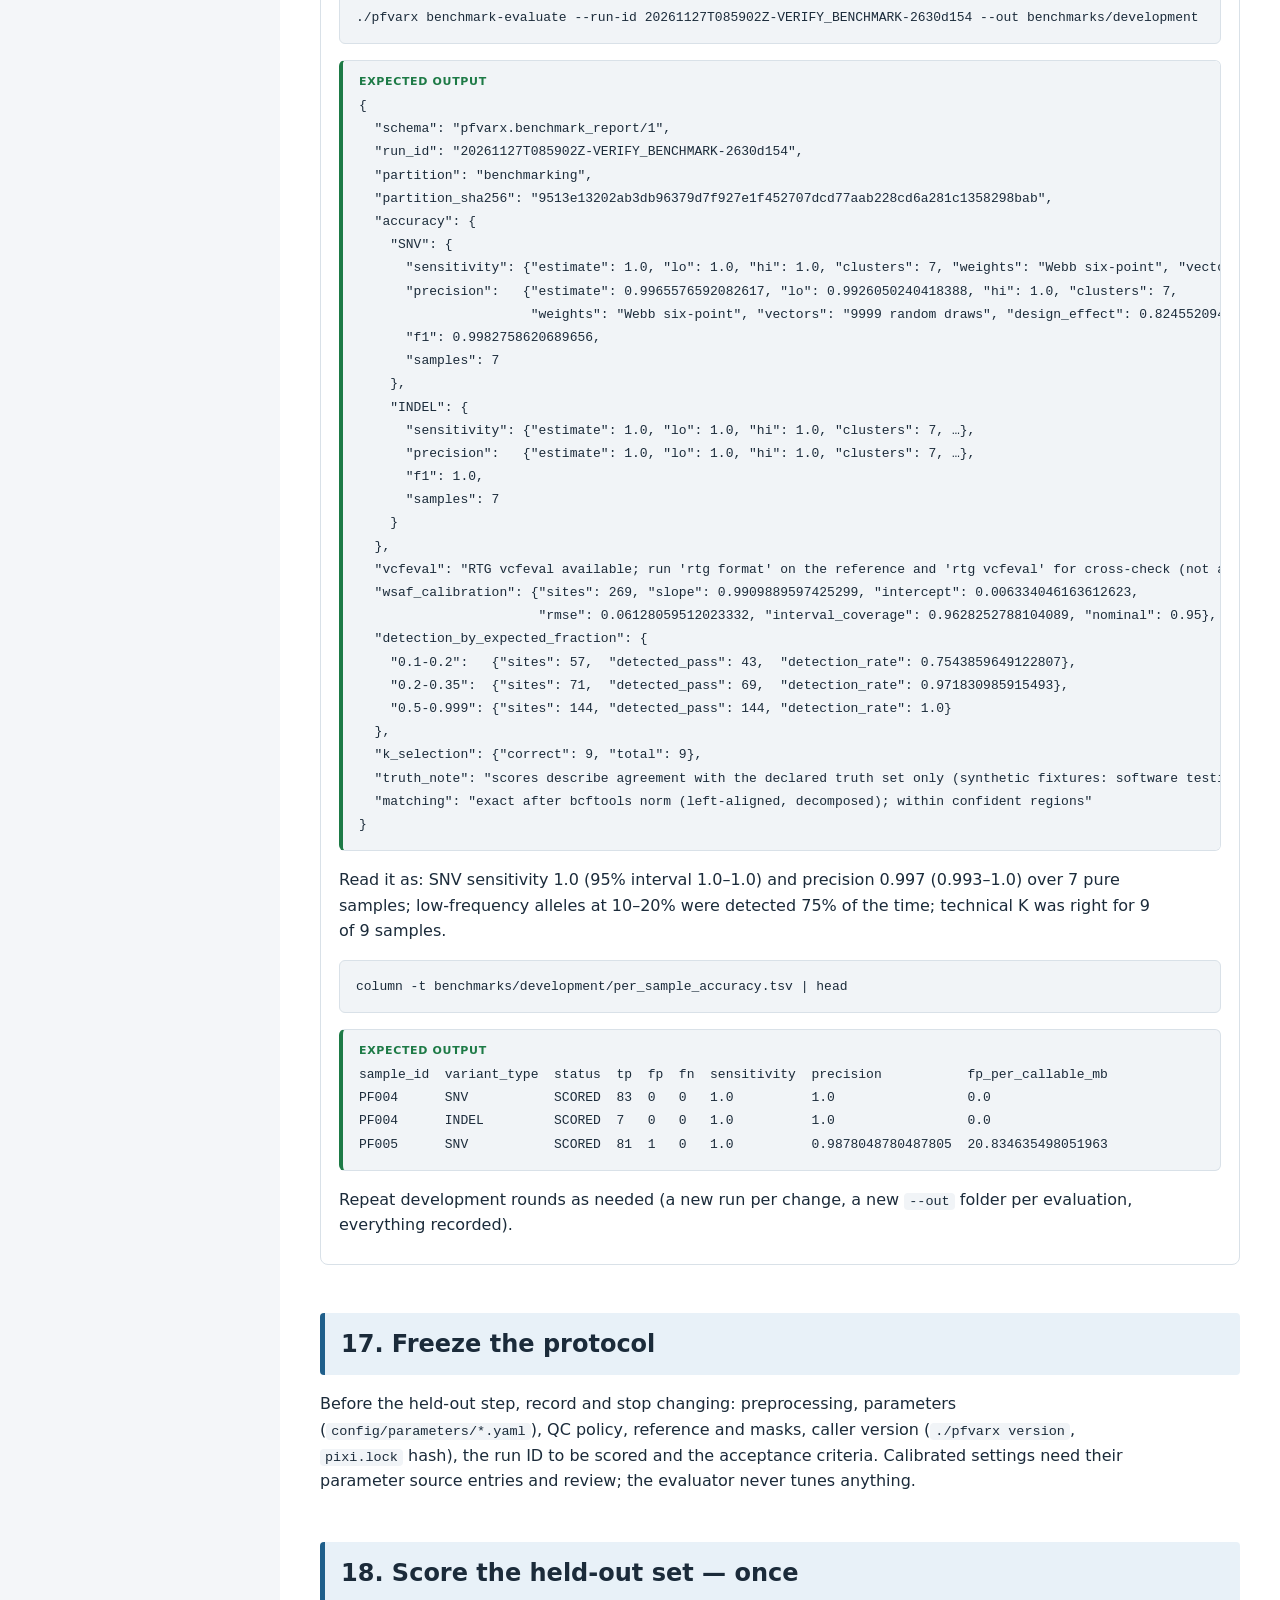
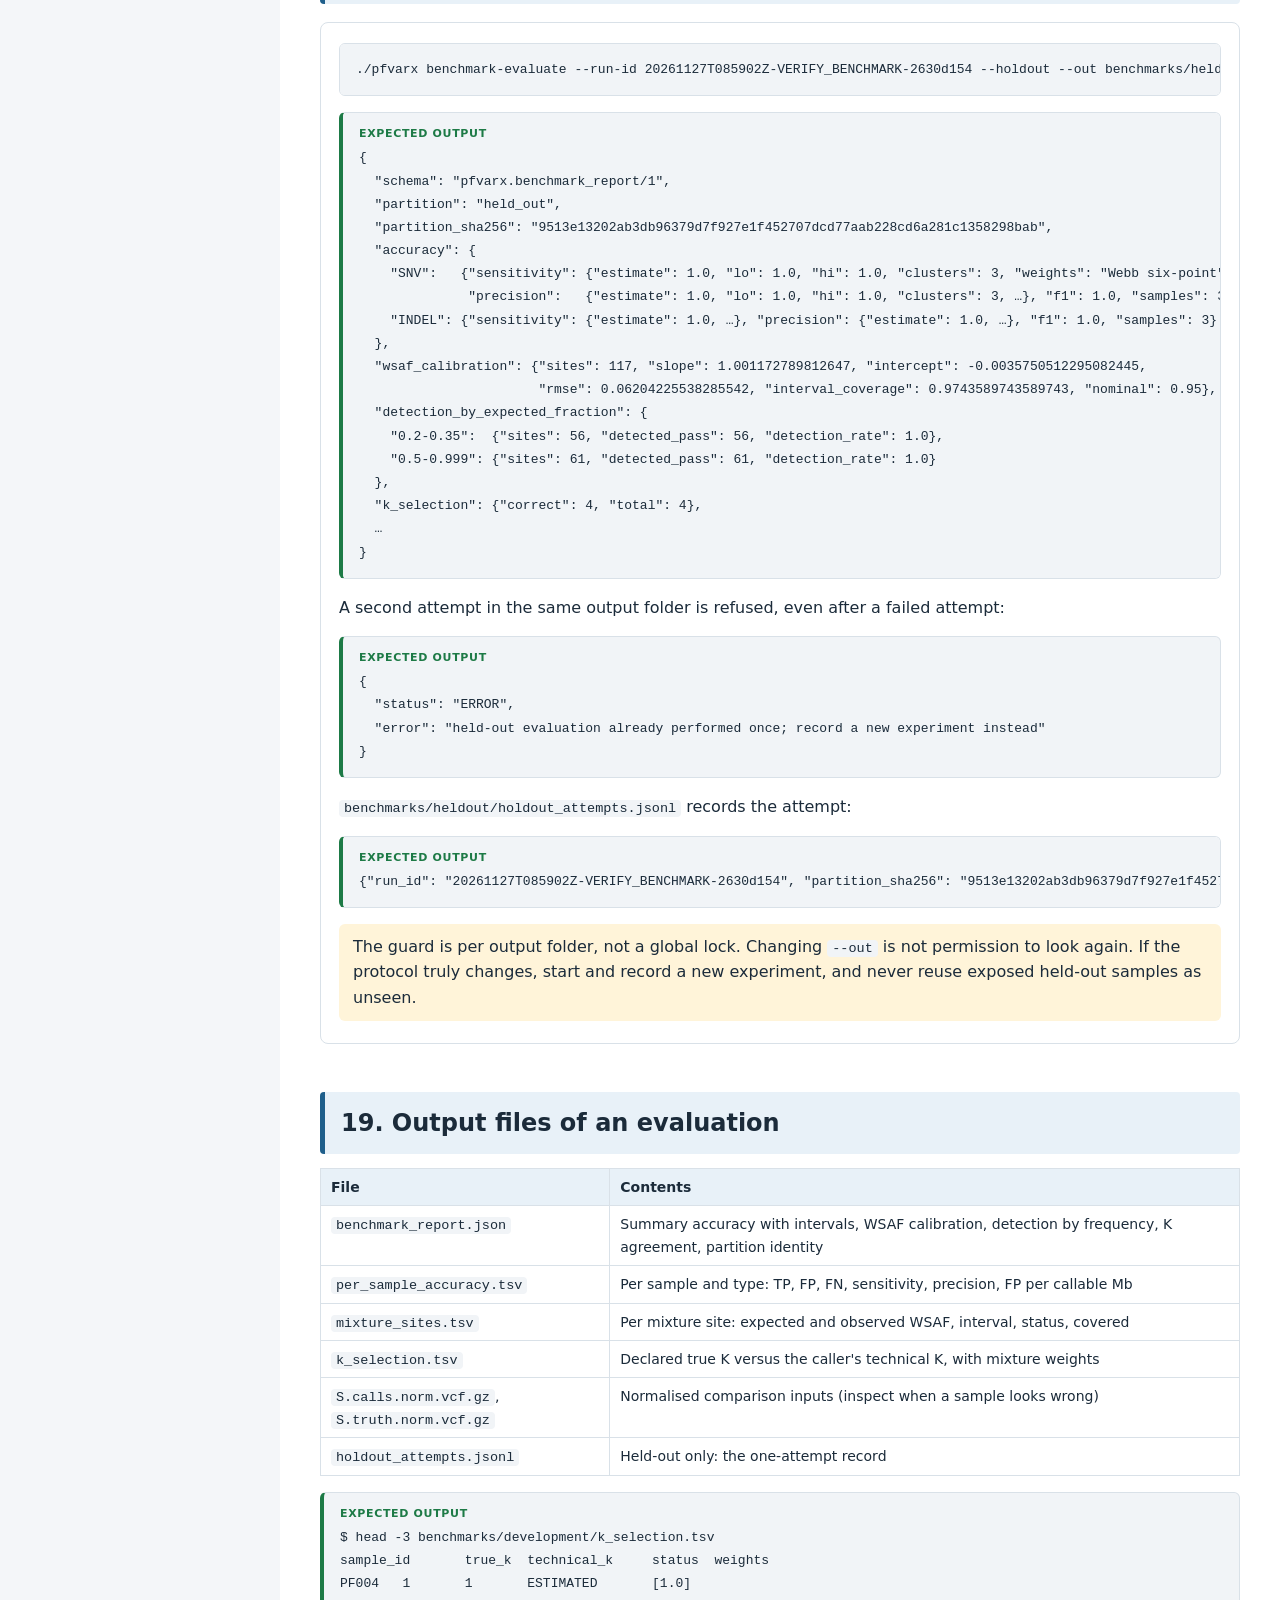
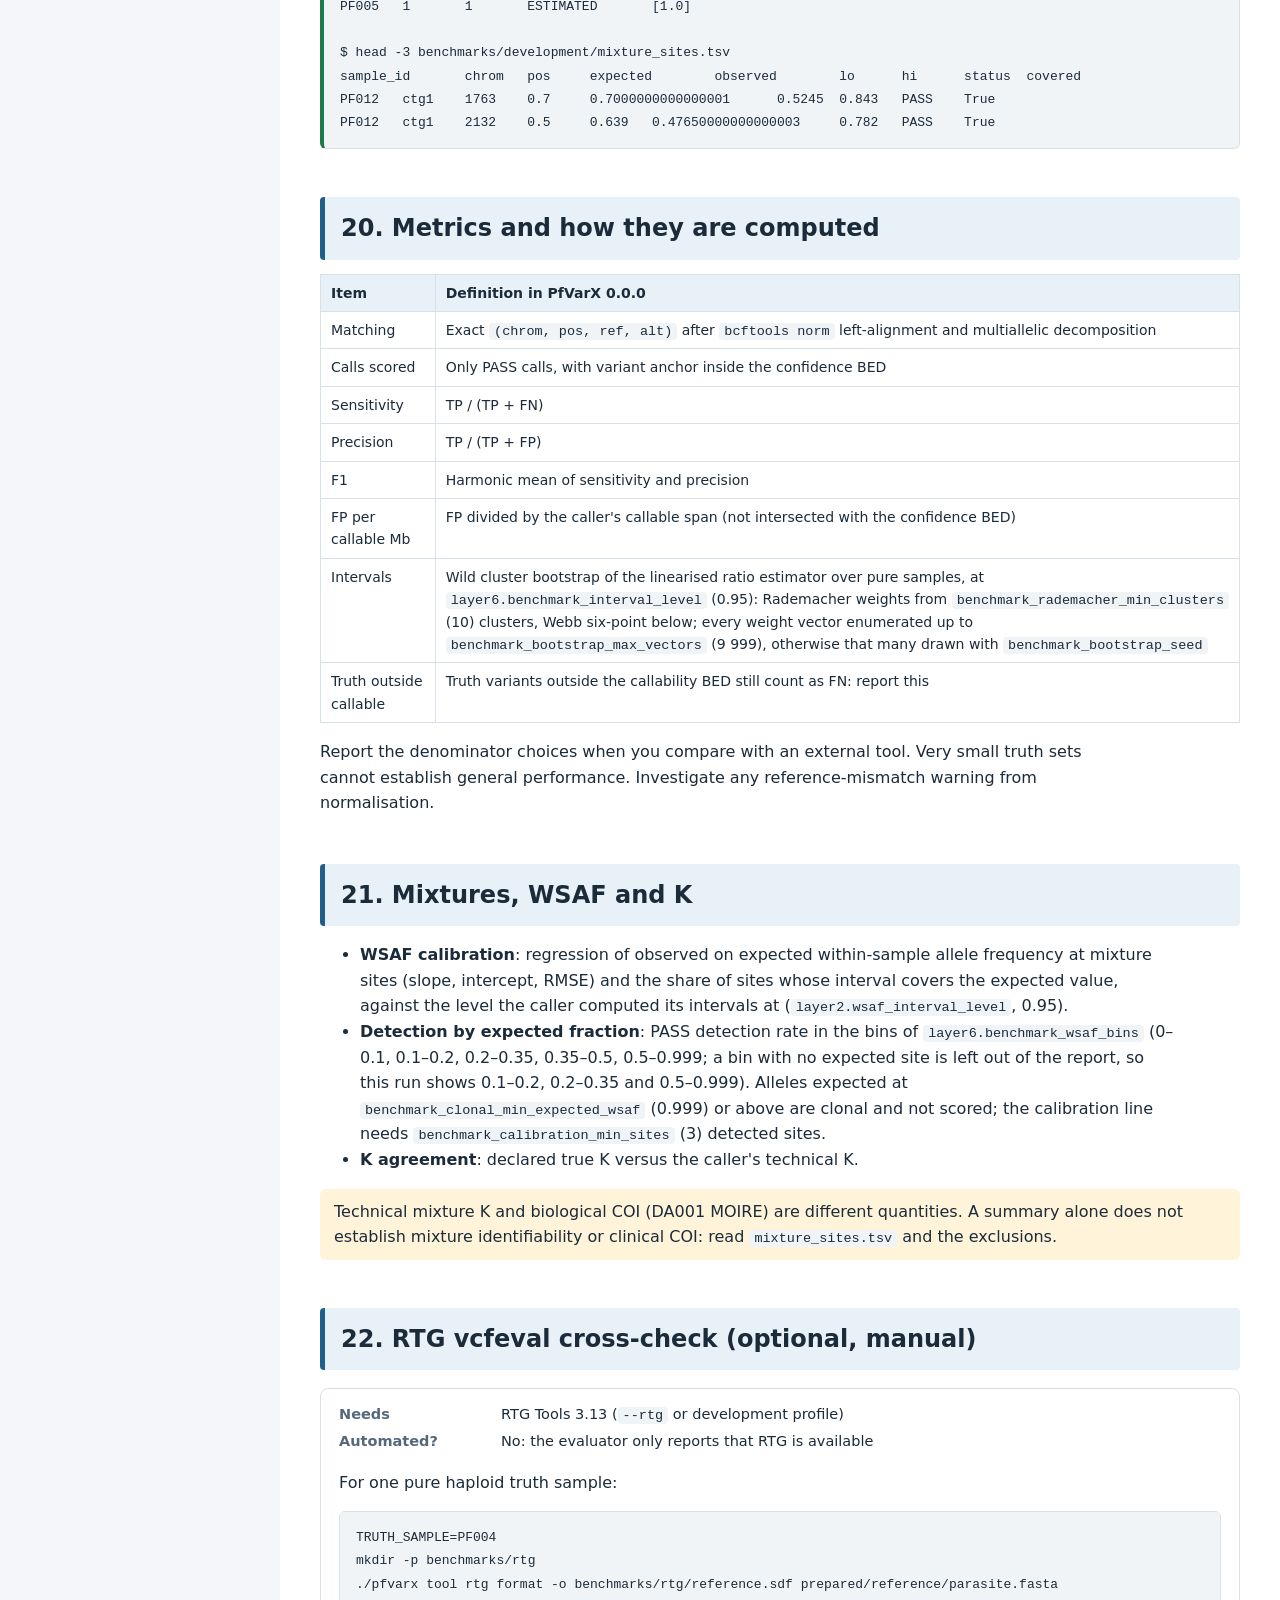
<file: docs/PfVarX_Benchmarking_Guide.html>
<!doctype html>
<html lang="en">
<head>
<meta charset="utf-8">
<meta name="viewport" content="width=device-width,initial-scale=1">
<title>PfVarX Benchmarking</title>
<style>
:root{--bg:#f4f6f9;--paper:#fff;--ink:#1b2b3a;--muted:#55687a;--line:#d9e1e8;--accent:#1f5f8b;--accent-soft:#e8f1f8;--code:#f1f4f7;--ok:#1d7a46;--ok-bg:#e6f4ec;--warn:#8a5a00;--warn-bg:#fff4d9;--bad:#a3271f;--bad-bg:#fde9e7;--side:#eaf0f5}
@media (prefers-color-scheme:dark){:root:not([data-theme="light"]){--bg:#11171d;--paper:#182129;--ink:#e3eaf0;--muted:#9fb0bf;--line:#2c3a46;--accent:#7cb8e4;--accent-soft:#1d3142;--code:#121a21;--ok:#6fd39a;--ok-bg:#163525;--warn:#f0c46b;--warn-bg:#3a2e12;--bad:#f39a90;--bad-bg:#3d1c19;--side:#141c23}}
:root[data-theme="dark"]{--bg:#11171d;--paper:#182129;--ink:#e3eaf0;--muted:#9fb0bf;--line:#2c3a46;--accent:#7cb8e4;--accent-soft:#1d3142;--code:#121a21;--ok:#6fd39a;--ok-bg:#163525;--warn:#f0c46b;--warn-bg:#3a2e12;--bad:#f39a90;--bad-bg:#3d1c19;--side:#141c23}
*{box-sizing:border-box}html{scroll-behavior:smooth}
body{margin:0;background:var(--bg);color:var(--ink);font:16px/1.6 system-ui,-apple-system,"Segoe UI",sans-serif}
header{background:var(--accent);color:#fff;padding:22px 28px}
:root[data-theme="dark"] header{color:#0d1720}
@media (prefers-color-scheme:dark){:root:not([data-theme="light"]) header{color:#0d1720}}
header h1{margin:0;font-size:26px}header p{margin:6px 0 0;opacity:.92}
.layout{display:flex;align-items:flex-start}
nav{width:280px;flex:none;position:sticky;top:0;max-height:100vh;overflow:auto;background:var(--side);padding:18px 14px;font-size:13.5px;border-right:1px solid var(--line)}
nav a{display:block;color:var(--accent);text-decoration:none;padding:5px 8px;border-radius:5px}nav a:hover{background:var(--paper)}
nav .grp{font-weight:700;color:var(--muted);text-transform:uppercase;font-size:11.5px;letter-spacing:.06em;margin:14px 8px 4px}
main{flex:1;min-width:0;max-width:1100px;padding:26px 40px 80px;background:var(--paper)}
h2{font-size:24px;margin:48px 0 14px;padding:12px 16px;background:var(--accent-soft);border-left:5px solid var(--accent);border-radius:4px;scroll-margin-top:12px}
h3{font-size:18px;margin:28px 0 8px;color:var(--accent)}h4{margin:18px 0 6px}
p,li{max-width:80ch}
code{font:13.5px ui-monospace,SFMono-Regular,Menlo,Consolas,monospace;background:var(--code);padding:1px 5px;border-radius:4px;overflow-wrap:anywhere}
pre{background:var(--code);border:1px solid var(--line);border-radius:6px;padding:14px 16px;overflow:auto;line-height:1.45}pre code{background:none;padding:0;font-size:13px}
pre.out{border-left:4px solid var(--ok)}pre.out::before{content:"Expected output";display:block;font:600 11px system-ui;color:var(--ok);text-transform:uppercase;letter-spacing:.06em;margin-bottom:6px}
pre.dry{border-left:4px solid var(--warn)}pre.dry::before{content:"Dry run: shows what would happen, changes nothing";display:block;font:600 11px system-ui;color:var(--warn);text-transform:uppercase;letter-spacing:.06em;margin-bottom:6px}
table{border-collapse:collapse;width:100%;margin:10px 0 16px;font-size:14px;display:block;overflow-x:auto}
th,td{border:1px solid var(--line);padding:7px 10px;text-align:left;vertical-align:top}th{background:var(--accent-soft)}
.step{border:1px solid var(--line);border-radius:8px;padding:4px 18px 10px;margin:18px 0;background:var(--paper)}
.meta{display:grid;grid-template-columns:150px 1fr;gap:4px 12px;font-size:14.5px;margin:10px 0}.meta b{color:var(--muted)}
.note,.warn,.bad{border-radius:6px;padding:10px 14px;margin:12px 0}
.note{background:var(--accent-soft)}.warn{background:var(--warn-bg)}.bad{background:var(--bad-bg)}
.ok{color:var(--ok);font-weight:700}
.toolbar{float:right}.toolbar button{font:inherit;font-size:13px;padding:4px 10px;border-radius:5px;border:1px solid #ffffff88;background:transparent;color:inherit;cursor:pointer}
@media (max-width:860px){.layout{display:block}nav{position:static;width:auto;max-height:none;border-right:0}main{padding:18px 16px 60px}.meta{grid-template-columns:1fr}}
@media print{nav,.toolbar{display:none}main{max-width:none;padding:0}h2{break-before:page}}
</style>
</head>
<body>
<header>
<div class="toolbar"><button type="button" onclick="toggleTheme()">Light / dark</button></div>
<h1>PfVarX 0.0.0 — Benchmarking</h1>
<p>Every step to measure how well the PfVarX caller and workflow agree with independently known truth: separate workspace, truth files, locked partition, run, scoring, metrics, cross-checks, resources and archiving.</p>
</header>
<div class="layout">
<nav aria-label="Contents">
<div class="grp">Plan</div>
<a href="#idea">0. What benchmarking is (and is not)</a>
<a href="#flow">1. The whole procedure at a glance</a>
<a href="#req">2. Requirements and tools</a>
<a href="#protocol">3. Write the protocol first</a>
<div class="grp">Set up</div>
<a href="#ws">4. Create a separate workspace</a>
<a href="#config">5. Configure the experiment</a>
<a href="#tools">6. Install the tools</a>
<div class="grp">Smoke test</div>
<a href="#smoke">7. Synthetic smoke experiment</a>
<a href="#verify">8. Automated verification runner</a>
<div class="grp">Real experiment</div>
<a href="#inputs">9. Reads, reference and sample sheet</a>
<a href="#truth">10. Truth resources</a>
<a href="#truthcheck">11. Check the truth before use</a>
<a href="#partition">12. Lock the partition</a>
<a href="#preflight">13. Validate, prepare, dry run</a>
<a href="#run">14. Run without truth</a>
<a href="#review">15. Review QC and exclusions</a>
<a href="#dev">16. Score the development set</a>
<a href="#freeze">17. Freeze the protocol</a>
<a href="#holdout">18. Score the held-out set once</a>
<div class="grp">Interpret</div>
<a href="#files">19. Output files</a>
<a href="#metrics">20. Metrics and how they are computed</a>
<a href="#mixture">21. Mixtures, WSAF and K</a>
<a href="#rtg">22. RTG vcfeval cross-check</a>
<a href="#compare">23. Compare with another caller</a>
<a href="#resources">24. Measure resources</a>
<a href="#archive">25. Reproducibility and archive</a>
<a href="#trouble">26. Troubleshooting</a>
<a href="#cheat">27. Command summary</a>
</nav>
<main>

<div class="note"><b>About the example outputs.</b> The "Expected output" blocks come from a real run of PfVarX 0.0.0 on 27 November 2026: a synthetic WGS benchmark of 14 samples (10 monoclonal, 3 mixtures, 1 deliberately low-depth), project <code>VERIFY_BENCHMARK</code>, run <code>20261127T085902Z-VERIFY_BENCHMARK-2630d154</code>. Synthetic scores test the software; they are <b>not</b> field or clinical accuracy. Your numbers will differ.</div>

<h2 id="idea">0. What benchmarking is (and is not)</h2>
<table>
<tr><th>Activity</th><th>Inputs</th><th>What it establishes</th></tr>
<tr><td>Software tests</td><td>Small generated examples (development branch)</td><td>Code behaviour and mathematics</td></tr>
<tr><td>Synthetic end-to-end verification</td><td><code>pfvarx fixture</code></td><td>Tool integration, QC, eligibility, outputs, evaluation plumbing</td></tr>
<tr><td><b>Real-truth benchmarking</b></td><td>Independently established truth + confidence regions</td><td>Agreement with that truth for the tested assay and context</td></tr>
<tr><td>Calibration</td><td>Predeclared development experiments</td><td>Empirical settings with provenance; not done automatically</td></tr>
<tr><td><b>Held-out evaluation</b></td><td>Locked, unseen truth partition</td><td>The final performance estimate for the frozen experiment</td></tr>
</table>
<div class="warn">Benchmark the <b>same</b> caller and workflow you use for analysis, in a <b>separate</b> workspace with <code>purpose: benchmarking</code>. Never reuse an analysis workspace. Never derive truth from PfVarX's own output. A successful pilot without independent truth is not accuracy validation.</div>

<h2 id="flow">1. The whole procedure at a glance</h2>
<table>
<tr><th>#</th><th>Step</th><th>Command</th><th>Writes</th></tr>
<tr><td>1</td><td>Separate workspace</td><td><code>python3 PfVarX-source/bootstrap.py --profile benchmark --workspace DIR</code></td><td>DIR</td></tr>
<tr><td>2</td><td>Configure</td><td>edit <code>config/config.yaml</code> (<code>purpose: benchmarking</code>)</td><td><code>config/</code></td></tr>
<tr><td>3</td><td>Smoke test</td><td><code>./pfvarx fixture … --low-depth-sample</code> in a throw-away workspace</td><td>synthetic inputs</td></tr>
<tr><td>4</td><td>Supply reads, reference, truth</td><td><code>add-input</code>, files in <code>inputs/truth/</code></td><td><code>inputs/</code></td></tr>
<tr><td>5</td><td>Lock partition (once, before tuning)</td><td><code>./pfvarx benchmark-partition --holdout-fraction 0.25 --seed N</code></td><td><code>inputs/partitions/partition.json</code></td></tr>
<tr><td>6</td><td>Validate → prepare → verify → ready → dry run</td><td><code>validate</code>, <code>prepare</code>, <code>verify-prepared</code>, <code>ready</code>, <code>dry-run</code></td><td><code>metadata/</code>, <code>prepared/</code></td></tr>
<tr><td>7</td><td>Run calls (truth not used)</td><td><code>./pfvarx pipeline</code>, <code>run-verify</code></td><td><code>runs/RUN_ID/</code></td></tr>
<tr><td>8</td><td>Score development set</td><td><code>./pfvarx benchmark-evaluate --run-id RUN_ID --out benchmarks/development</code></td><td><code>benchmarks/development/</code></td></tr>
<tr><td>9</td><td>Freeze protocol</td><td>written record</td><td>your protocol</td></tr>
<tr><td>10</td><td>Score held-out set, <b>once</b></td><td><code>… --holdout --out benchmarks/heldout</code></td><td><code>benchmarks/heldout/</code> + attempt record</td></tr>
<tr><td>11</td><td>Resources, archive</td><td><code>./pfvarx benchmark-resources --run-id RUN_ID</code></td><td><code>config/profiles/resources.yaml</code></td></tr>
</table>

<h2 id="req">2. Requirements and tools</h2>
<p>Everything in the sample analysis guide (Linux x86-64, Git, Python 3.11+, Pixi, internet for installation, ≈8 GB RAM, 4 cores), plus:</p>
<table>
<tr><th>Tool (0.0.0 lock)</th><th>Used for</th><th>Installed by</th></tr>
<tr><td>bcftools 1.24</td><td><code>bcftools norm</code>: left-align and decompose calls and truth before matching</td><td>FO002+ (every benchmark)</td></tr>
<tr><td>PfVarX evaluator (Python 3.12, NumPy, SciPy)</td><td>Matching, sensitivity/precision, wild cluster bootstrap, WSAF calibration, K agreement</td><td>always</td></tr>
<tr><td>RTG Tools 3.13 (optional)</td><td>Manual haplotype-aware cross-check with <code>rtg vcfeval</code></td><td><code>--rtg</code> at bootstrap, or the development profile</td></tr>
<tr><td>fastp, bwa-mem2, samtools, Picard, mosdepth, fgbio, the caller</td><td>The same processing as analysis</td><td>per design and input type</td></tr>
<tr><td>SnpEff, R/moire, …</td><td>Only if FO004 analyses are part of the experiment</td><td><code>--analyses …</code></td></tr>
<tr><td><code>sha256sum</code></td><td>Checksums of every truth and input file</td><td>coreutils</td></tr>
</table>

<h2 id="protocol">3. Write the protocol before you look at any result</h2>
<p>Record, in a file outside the workspace (for example <code>~/pfvarx-lab/records/BENCH_2026_01_protocol.md</code>):</p>
<ol>
<li>Assay and design (<code>wgs</code>, <code>targeted_no_umi</code>, <code>targeted_umi</code>), input type, final output (FO002 for caller-only scoring).</li>
<li>Variant scope (SNV, small indels), coverage range, mixture proportions to be tested.</li>
<li>Reference FASTA, GFF and core mask with release and SHA-256.</li>
<li>Truth provenance for every sample: how it was established, independent of PfVarX.</li>
<li>Confident regions: source and how they were derived.</li>
<li>Exclusion rules (QC failures, contamination) and the denominators you will report.</li>
<li>Acceptance criteria (for example SNV sensitivity ≥ X with 95% interval lower bound ≥ Y).</li>
<li>Partition seed and held-out fraction; who may see held-out results and when.</li>
</ol>

<h2 id="ws">4. Create a separate benchmarking workspace</h2>
<div class="step">
<div class="meta"><b>Why</b><span>Keeps truth, partitions and evaluations apart from routine analysis.</span><b>Needs</b><span>Python 3.11+, Pixi, internet</span><b>Creates</b><span>workspace with <code>purpose: benchmarking</code> config, truth/partition folders, blank sample registry</span></div>
<pre><code>cd ~/pfvarx
python3 PfVarX-source/bootstrap.py --profile benchmark --workspace ~/pfvarx/bench-2026-01
# variants:
python3 PfVarX-source/bootstrap.py --profile benchmark --rtg --workspace ~/pfvarx/bench-2026-01            # + RTG Tools
python3 PfVarX-source/bootstrap.py --profile benchmark --design targeted_umi --workspace ~/pfvarx/bench-umi
python3 PfVarX-source/bootstrap.py --profile benchmark --analyses DA002 DA001 --workspace ~/pfvarx/bench-fo004
python3 PfVarX-source/bootstrap.py --profile benchmark --input-type BAM --workspace ~/pfvarx/bench-bam
cd ~/pfvarx/bench-2026-01 && ./pfvarx version</code></pre>
<pre class="out"><code>0.0.0</code></pre>
<p>Use <code>./pfvarx</code> and <code>./pfvarx tool TOOL …</code> from this workspace so the recorded locked environment is used. Capabilities cannot be expanded by editing installation metadata: bootstrap a new workspace instead.</p>
</div>

<h2 id="config">5. Configure the experiment</h2>
<div class="step">
<p><code>config-init --purpose benchmarking</code> (run by bootstrap) writes the benchmarking template. It differs from the analysis template only in:</p>
<pre><code>purpose: benchmarking                         # FIXED
project_id: MY_BENCHMARK                      # EDIT: letters, digits, _ or -</code></pre>
<p>Set at least:</p>
<pre><code>project_id: BENCH_2026_01
final_output: FO002                 # caller-only scoring; FO004 only with a matching GFF
input_type: FASTQ
assay_design: wgs
reference:
  fasta: inputs/reference/Pf3D7.fasta
  core_mask_bed: inputs/reference/core_genome.bed
  release_label: PlasmoDB 68        # the exact release of your FASTA/GFF
random_seed: 20261106</code></pre>
<p>Compute limits are set in <code>config/compute.yaml</code> exactly as for analysis. Keep them identical across experiments you intend to compare for runtime.</p>
</div>

<h2 id="tools">6. Install the tools</h2>
<div class="step">
<pre><code>./pfvarx install-tools --check
./pfvarx install-tools</code></pre>
<p>Not needed if the workspace was bootstrapped with <code>--profile benchmark</code> (tools installed up front).</p>
</div>

<h2 id="smoke">7. Synthetic smoke experiment (do this first)</h2>
<div class="step">
<div class="meta"><b>Why</b><span>Proves the chain runs on this computer before you spend time on real truth.</span><b>Where</b><span>A <b>new, empty</b> benchmarking workspace only. <code>fixture</code> writes synthetic data at the standard input paths.</span></div>
<p>Set <code>reference.release_label: SYNTHETIC_SOFTWARE_FIXTURE</code> and keep the template reference file names. Then:</p>
<pre><code>./pfvarx fixture --design wgs --purpose benchmarking --n-mono 10 --low-depth-sample</code></pre>
<p>Options: <code>--depth</code> (default 40), <code>--seed</code> (7), <code>--n-mono</code> (6), <code>--n-poly</code> (3), <code>--low-depth-sample</code>, <code>--variant-scale N</code>. The example created 14 samples with truth:</p>
<pre class="out"><code>{
  "samples": ["PF001", "PF002", …, "PF014"],
  "design": "wgs",
  "truth": {
    "PF001": {"components": [{"clone": "clone0", "proportion": 1.0}], "true_k": 1, "clonality": "MONOCLONAL"},
    …
  }
}</code></pre>
<p>Files written:</p>
<pre class="out"><code>inputs/fastq/PF001_L001_R1.fastq.gz … PF014_L001_R2.fastq.gz
inputs/reference/Pf3D7.fasta  core_genome.bed  (Pf3D7.gff)
inputs/truth/truth.json  confident_regions.bed
inputs/truth/PF001.truth.vcf … PF010.truth.vcf  PF014.truth.vcf     # monoclonal samples only</code></pre>
<p>Then run the chain:</p>
<pre><code>./pfvarx benchmark-partition --holdout-fraction 0.25
./pfvarx check-layout
./pfvarx validate
./pfvarx prepare
./pfvarx prepare --dry-run       # must show no actions
./pfvarx verify-prepared
./pfvarx ready
./pfvarx dry-run
./pfvarx pipeline
./pfvarx status</code></pre>
<p>Expected: every command exits 0, <code>pipeline</code> reports <code>"status": "COMPLETED"</code> (the example took about 4.5 minutes), and the deliberately low-depth sample is excluded at its own QC gate while the others continue:</p>
<pre class="out"><code>PF014 QC=FAIL
G2.depth     observed 3     fail below 5     FAIL
G2.callable  observed 0.19  fail below 0.5   FAIL</code></pre>
<div class="warn">Do not change thresholds to make the low-depth sample pass. Its exclusion is the expected result.</div>
</div>

<h2 id="verify">8. Automated verification runner (full installation)</h2>
<div class="step">
<p>From a full source checkout with the complete environment (<code>pixi install --locked</code>), the runner creates new scenario workspaces, makes fixtures, runs everything and checks the outputs, including both partitions and the refusal of a second held-out evaluation:</p>
<pre><code>cd ~/pfvarx/PfVarX-source
pixi run python scripts/verify.py benchmark --output /absolute/path/new-bench-verification
pixi run python scripts/verify.py --dry-run-only --output /absolute/path/new-preflight     # all scenarios, no pipeline</code></pre>
<p>Commands the <code>benchmark</code> scenario runs, in order (from its <code>verification.json</code>):</p>
<pre class="out"><code>config-init --purpose benchmarking
init
fixture --design wgs --purpose benchmarking --n-mono 10 --low-depth-sample
benchmark-partition --holdout-fraction 0.25
check-layout
validate
prepare
prepare --dry-run
ready
dry-run
pipeline
run-verify --run-id 20261127T085902Z-VERIFY_BENCHMARK-2630d154
benchmark-evaluate --out benchmarks/development
benchmark-evaluate --holdout --out benchmarks/heldout
benchmark-evaluate --holdout --out benchmarks/heldout      # must be refused</code></pre>
<p>The output folder must not exist. Scenarios: <code>wgs targeted umi benchmark fo001 fo003 auto</code>. Each scenario writes <code>verification.json</code> with <code>"status": "PASSED"</code> and one log per command.</p>
</div>

<h2 id="inputs">9. Real experiment: reads, reference and sample sheet</h2>
<div class="step">
<p>Use a <b>fresh</b> benchmarking workspace. Supply reads and references exactly as in the sample analysis guide:</p>
<pre><code>./pfvarx add-input --file /data/truthset/PURE_A_L001_R1.fastq.gz --file /data/truthset/PURE_A_L001_R2.fastq.gz
./pfvarx add-input --role reference --file /data/ref/Pf3D7.fasta --file /data/ref/core_genome.bed
./pfvarx inputs-preparation          # builds prepared/samples.tsv from the files
column -t -s $'\t' prepared/samples.tsv | less -S</code></pre>
<p>Every truth sample ID must equal the registered <code>sample_id</code>.</p>
</div>

<h2 id="truth">10. Truth resources</h2>
<div class="step">
<div class="meta"><b>Where</b><span><code>inputs/truth/</code> (role <code>truth</code>: <code>./pfvarx add-input --role truth --file …</code>)</span><b>Shipped?</b><span>No. Truth is never downloaded or invented.</span></div>
<pre><code>inputs/truth/
  truth.json                      # sample composition and clone variants
  confident_regions.bed           # where truth is complete (zero-based, half-open)
  &lt;MONOCLONAL_SAMPLE_ID&gt;.truth.vcf  # one uncompressed VCF per pure sample</code></pre>
<h4>truth.json (structure)</h4>
<pre><code>{
  "samples": {
    "PURE_A": {"clonality": "MONOCLONAL", "true_k": 1, "components": [{"clone": "cloneA", "proportion": 1.0}]},
    "PURE_B": {"clonality": "MONOCLONAL", "true_k": 1, "components": [{"clone": "cloneB", "proportion": 1.0}]},
    "MIX_AB": {"clonality": "POLYCLONAL", "true_k": 2,
               "components": [{"clone": "cloneA", "proportion": 0.7}, {"clone": "cloneB", "proportion": 0.3}]}
  },
  "clones": {
    "cloneA": [{"chrom": "Pf3D7_01_v3", "pos": 12345, "ref": "A", "alt": "G"}],
    "cloneB": []
  }
}</code></pre>
<p>Positions in JSON and VCF are one-based; BED is zero-based. Mixture proportions are real DNA proportions and sum to 1; list every constituent clone. An empty <code>clones</code> object is valid for an all-monoclonal experiment but gives no mixture truth.</p>
<h4>confident_regions.bed and a truth VCF (synthetic example)</h4>
<pre class="out"><code>$ head -2 inputs/truth/confident_regions.bed
ctg1	1500	28500
ctg2	1500	22500

$ grep -v '^##' inputs/truth/PF004.truth.vcf | head -3
#CHROM	POS	ID	REF	ALT	QUAL	FILTER	INFO	FORMAT	PF004
ctg1	2104	.	A	G	.	PASS	.	GT	1
ctg1	2266	.	G	C	.	PASS	.	GT	1</code></pre>
<p>Truth VCFs must use the same assembly, contig names and alleles as the analysis reference. The built-in evaluator uses one shared confidence BED for all samples.</p>
</div>

<h2 id="truthcheck">11. Check the truth before use</h2>
<div class="step">
<p>The evaluator is not a complete truth validator. Check yourself:</p>
<pre><code># contigs in truth exist in the reference
cut -f1 prepared/reference/parasite.fasta.fai | sort > /tmp/ref.contigs
grep -hv '^#' inputs/truth/*.truth.vcf | cut -f1 | sort -u | comm -23 - /tmp/ref.contigs     # must print nothing
# REF alleles agree with the reference (errors are reported)
for v in inputs/truth/*.truth.vcf; do ./pfvarx tool bcftools norm -f prepared/reference/parasite.fasta --check-ref e -Ou "$v" > /dev/null || echo "REF mismatch: $v"; done
# BED within contig bounds
awk 'NR==FNR{len[$1]=$2;next} !($1 in len) || $3>len[$1] || $2&lt;0 || $2&gt;=$3 {print "bad BED line: "$0}' prepared/reference/parasite.fasta.fai inputs/truth/confident_regions.bed
# mixture proportions sum to 1
python3 -c "import json;d=json.load(open('inputs/truth/truth.json'));[print(s,sum(c['proportion'] for c in v['components'])) for s,v in d['samples'].items()]"
# checksums for the archive
sha256sum inputs/truth/* inputs/reference/* > ~/pfvarx-lab/records/BENCH_2026_01_inputs.sha256</code></pre>
<p>Run the reference checks after <code>prepare</code> (they read <code>prepared/reference/parasite.fasta</code>).</p>
</div>

<h2 id="partition">12. Lock the development / held-out partition (once, before tuning)</h2>
<div class="step">
<div class="meta"><b>Purpose</b><span>Splits truth samples into a development set (<code>benchmarking</code>) and a held-out set, with a content hash.</span><b>Writes</b><span><code>inputs/partitions/partition.json</code></span><b>Refuses</b><span>a second lock</span></div>
<pre><code>./pfvarx benchmark-partition --holdout-fraction 0.25 --seed 20261106</code></pre>
<pre class="out"><code>{
  "schema": "pfvarx.partition/1",
  "locked_utc": "2026-11-27T08:58:45.615310+00:00",
  "seed": 20261106,
  "benchmarking": ["PF004","PF005","PF006","PF007","PF008","PF009","PF010","PF012","PF013","PF014"],
  "held_out": ["PF001","PF002","PF003","PF011"],
  "sha256": "9513e13202ab3db96379d7f927e1f452707dcd77aab228cd6a281c1358298bab"
}</code></pre>
<p>The fraction must be strictly between 0 and 1. The split is random by sample ID, not stratified or lineage-aware: prevent leakage by design (technical replicates or related isolates are not independent). Keep held-out results inaccessible during development; the software does not enforce access control.</p>
</div>

<h2 id="preflight">13. Validate, prepare and dry run</h2>
<div class="step">
<pre><code>./pfvarx check-layout
./pfvarx validate
./pfvarx prepare --dry-run
./pfvarx prepare
./pfvarx verify-prepared
./pfvarx ready
./pfvarx dry-run</code></pre>
<p>Outputs have the same form as in analysis (<code>"status": "PASS"</code>, <code>"ready": true</code>, dry-run <code>"status": "OK"</code> with no <code>runs/</code> created). <code>verify-prepared</code> must pass; <code>pipeline</code> enforces it again.</p>
</div>

<h2 id="run">14. Run the calls (truth is not used)</h2>
<div class="step">
<pre><code>./pfvarx pipeline
./pfvarx run-verify --run-id 20261127T085902Z-VERIFY_BENCHMARK-2630d154</code></pre>
<pre class="out"><code>{
  "run_id": "20261127T085902Z-VERIFY_BENCHMARK-2630d154",
  "status": "COMPLETED",
  "passes": [{"pass": 1, "exit_code": 0, "failed_samples": {}, "log": "…/logs/snakemake.pass1.log"}],
  "downstream_failures": [],
  "report": {"dashboard": "runs/20261127T085902Z-VERIFY_BENCHMARK-2630d154/results/report/pfvarx_dashboard.html", "bytes": 1483894, …}
}
{
  "run_id": "20261127T085902Z-VERIFY_BENCHMARK-2630d154",
  "frozen_integrity": "PASS",
  "tampered": [],
  "workspace_drift": [],
  …
}</code></pre>
<p>Record the run ID in the protocol.</p>
</div>

<h2 id="review">15. Review QC and exclusions before scoring</h2>
<div class="step">
<pre><code>for d in results/qc/samples/*/; do s=$(basename "$d");
  python3 -c "import json,sys;print(sys.argv[1], json.load(open(sys.argv[2]))['verdict'])" "$s" "$d/qc_decision.json"; done</code></pre>
<p>Record each excluded sample and its reason. An excluded sample is not scored and is never treated as perfect. In the example, PF014 (low depth) was excluded, so the development set scored 7 of its pure samples. Do not evaluate an incomplete run.</p>
</div>

<h2 id="dev">16. Score the development set</h2>
<div class="step">
<div class="meta"><b>Tools</b><span>bcftools norm (left-align, decompose), PfVarX evaluator</span><b>Writes</b><span><code>benchmarks/development/</code></span></div>
<pre><code>./pfvarx benchmark-evaluate --run-id 20261127T085902Z-VERIFY_BENCHMARK-2630d154 --out benchmarks/development</code></pre>
<pre class="out"><code>{
  "schema": "pfvarx.benchmark_report/1",
  "run_id": "20261127T085902Z-VERIFY_BENCHMARK-2630d154",
  "partition": "benchmarking",
  "partition_sha256": "9513e13202ab3db96379d7f927e1f452707dcd77aab228cd6a281c1358298bab",
  "accuracy": {
    "SNV": {
      "sensitivity": {"estimate": 1.0, "lo": 1.0, "hi": 1.0, "clusters": 7, "weights": "Webb six-point", "vectors": "9999 random draws"},
      "precision":   {"estimate": 0.9965576592082617, "lo": 0.9926050240418388, "hi": 1.0, "clusters": 7,
                      "weights": "Webb six-point", "vectors": "9999 random draws", "design_effect": 0.824552094387924},
      "f1": 0.9982758620689656,
      "samples": 7
    },
    "INDEL": {
      "sensitivity": {"estimate": 1.0, "lo": 1.0, "hi": 1.0, "clusters": 7, …},
      "precision":   {"estimate": 1.0, "lo": 1.0, "hi": 1.0, "clusters": 7, …},
      "f1": 1.0,
      "samples": 7
    }
  },
  "vcfeval": "RTG vcfeval available; run 'rtg format' on the reference and 'rtg vcfeval' for cross-check (not automated)",
  "wsaf_calibration": {"sites": 269, "slope": 0.9909889597425299, "intercept": 0.006334046163612623,
                       "rmse": 0.06128059512023332, "interval_coverage": 0.9628252788104089, "nominal": 0.95},
  "detection_by_expected_fraction": {
    "0.1-0.2":   {"sites": 57,  "detected_pass": 43,  "detection_rate": 0.7543859649122807},
    "0.2-0.35":  {"sites": 71,  "detected_pass": 69,  "detection_rate": 0.971830985915493},
    "0.5-0.999": {"sites": 144, "detected_pass": 144, "detection_rate": 1.0}
  },
  "k_selection": {"correct": 9, "total": 9},
  "truth_note": "scores describe agreement with the declared truth set only (synthetic fixtures: software testing, not field accuracy)",
  "matching": "exact after bcftools norm (left-aligned, decomposed); within confident regions"
}</code></pre>
<p>Read it as: SNV sensitivity 1.0 (95% interval 1.0–1.0) and precision 0.997 (0.993–1.0) over 7 pure samples; low-frequency alleles at 10–20% were detected 75% of the time; technical K was right for 9 of 9 samples.</p>
<pre><code>column -t benchmarks/development/per_sample_accuracy.tsv | head</code></pre>
<pre class="out"><code>sample_id  variant_type  status  tp  fp  fn  sensitivity  precision           fp_per_callable_mb
PF004      SNV           SCORED  83  0   0   1.0          1.0                 0.0
PF004      INDEL         SCORED  7   0   0   1.0          1.0                 0.0
PF005      SNV           SCORED  81  1   0   1.0          0.9878048780487805  20.834635498051963</code></pre>
<p>Repeat development rounds as needed (a new run per change, a new <code>--out</code> folder per evaluation, everything recorded).</p>
</div>

<h2 id="freeze">17. Freeze the protocol</h2>
<p>Before the held-out step, record and stop changing: preprocessing, parameters (<code>config/parameters/*.yaml</code>), QC policy, reference and masks, caller version (<code>./pfvarx version</code>, <code>pixi.lock</code> hash), the run ID to be scored and the acceptance criteria. Calibrated settings need their parameter source entries and review; the evaluator never tunes anything.</p>

<h2 id="holdout">18. Score the held-out set — once</h2>
<div class="step">
<pre><code>./pfvarx benchmark-evaluate --run-id 20261127T085902Z-VERIFY_BENCHMARK-2630d154 --holdout --out benchmarks/heldout</code></pre>
<pre class="out"><code>{
  "schema": "pfvarx.benchmark_report/1",
  "partition": "held_out",
  "partition_sha256": "9513e13202ab3db96379d7f927e1f452707dcd77aab228cd6a281c1358298bab",
  "accuracy": {
    "SNV":   {"sensitivity": {"estimate": 1.0, "lo": 1.0, "hi": 1.0, "clusters": 3, "weights": "Webb six-point", "vectors": "enumerated"},
              "precision":   {"estimate": 1.0, "lo": 1.0, "hi": 1.0, "clusters": 3, …}, "f1": 1.0, "samples": 3},
    "INDEL": {"sensitivity": {"estimate": 1.0, …}, "precision": {"estimate": 1.0, …}, "f1": 1.0, "samples": 3}
  },
  "wsaf_calibration": {"sites": 117, "slope": 1.001172789812647, "intercept": -0.0035750512295082445,
                       "rmse": 0.06204225538285542, "interval_coverage": 0.9743589743589743, "nominal": 0.95},
  "detection_by_expected_fraction": {
    "0.2-0.35":  {"sites": 56, "detected_pass": 56, "detection_rate": 1.0},
    "0.5-0.999": {"sites": 61, "detected_pass": 61, "detection_rate": 1.0}
  },
  "k_selection": {"correct": 4, "total": 4},
  …
}</code></pre>
<p>A second attempt in the same output folder is refused, even after a failed attempt:</p>
<pre class="out"><code>{
  "status": "ERROR",
  "error": "held-out evaluation already performed once; record a new experiment instead"
}</code></pre>
<p><code>benchmarks/heldout/holdout_attempts.jsonl</code> records the attempt:</p>
<pre class="out"><code>{"run_id": "20261127T085902Z-VERIFY_BENCHMARK-2630d154", "partition_sha256": "9513e13202ab3db96379d7f927e1f452707dcd77aab228cd6a281c1358298bab"}</code></pre>
<div class="warn">The guard is per output folder, not a global lock. Changing <code>--out</code> is not permission to look again. If the protocol truly changes, start and record a new experiment, and never reuse exposed held-out samples as unseen.</div>
</div>

<h2 id="files">19. Output files of an evaluation</h2>
<table>
<tr><th>File</th><th>Contents</th></tr>
<tr><td><code>benchmark_report.json</code></td><td>Summary accuracy with intervals, WSAF calibration, detection by frequency, K agreement, partition identity</td></tr>
<tr><td><code>per_sample_accuracy.tsv</code></td><td>Per sample and type: TP, FP, FN, sensitivity, precision, FP per callable Mb</td></tr>
<tr><td><code>mixture_sites.tsv</code></td><td>Per mixture site: expected and observed WSAF, interval, status, covered</td></tr>
<tr><td><code>k_selection.tsv</code></td><td>Declared true K versus the caller's technical K, with mixture weights</td></tr>
<tr><td><code>S.calls.norm.vcf.gz</code>, <code>S.truth.norm.vcf.gz</code></td><td>Normalised comparison inputs (inspect when a sample looks wrong)</td></tr>
<tr><td><code>holdout_attempts.jsonl</code></td><td>Held-out only: the one-attempt record</td></tr>
</table>
<pre class="out"><code>$ head -3 benchmarks/development/k_selection.tsv
sample_id	true_k	technical_k	status	weights
PF004	1	1	ESTIMATED	[1.0]
PF005	1	1	ESTIMATED	[1.0]

$ head -3 benchmarks/development/mixture_sites.tsv
sample_id	chrom	pos	expected	observed	lo	hi	status	covered
PF012	ctg1	1763	0.7	0.7000000000000001	0.5245	0.843	PASS	True
PF012	ctg1	2132	0.5	0.639	0.47650000000000003	0.782	PASS	True</code></pre>

<h2 id="metrics">20. Metrics and how they are computed</h2>
<table>
<tr><th>Item</th><th>Definition in PfVarX 0.0.0</th></tr>
<tr><td>Matching</td><td>Exact <code>(chrom, pos, ref, alt)</code> after <code>bcftools norm</code> left-alignment and multiallelic decomposition</td></tr>
<tr><td>Calls scored</td><td>Only PASS calls, with variant anchor inside the confidence BED</td></tr>
<tr><td>Sensitivity</td><td>TP / (TP + FN)</td></tr>
<tr><td>Precision</td><td>TP / (TP + FP)</td></tr>
<tr><td>F1</td><td>Harmonic mean of sensitivity and precision</td></tr>
<tr><td>FP per callable Mb</td><td>FP divided by the caller's callable span (not intersected with the confidence BED)</td></tr>
<tr><td>Intervals</td><td>Wild cluster bootstrap of the linearised ratio estimator over pure samples, at <code>layer6.benchmark_interval_level</code> (0.95): Rademacher weights from <code>benchmark_rademacher_min_clusters</code> (10) clusters, Webb six-point below; every weight vector enumerated up to <code>benchmark_bootstrap_max_vectors</code> (9 999), otherwise that many drawn with <code>benchmark_bootstrap_seed</code></td></tr>
<tr><td>Truth outside callable</td><td>Truth variants outside the callability BED still count as FN: report this</td></tr>
</table>
<p>Report the denominator choices when you compare with an external tool. Very small truth sets cannot establish general performance. Investigate any reference-mismatch warning from normalisation.</p>

<h2 id="mixture">21. Mixtures, WSAF and K</h2>
<ul>
<li><b>WSAF calibration</b>: regression of observed on expected within-sample allele frequency at mixture sites (slope, intercept, RMSE) and the share of sites whose interval covers the expected value, against the level the caller computed its intervals at (<code>layer2.wsaf_interval_level</code>, 0.95).</li>
<li><b>Detection by expected fraction</b>: PASS detection rate in the bins of <code>layer6.benchmark_wsaf_bins</code> (0–0.1, 0.1–0.2, 0.2–0.35, 0.35–0.5, 0.5–0.999; a bin with no expected site is left out of the report, so this run shows 0.1–0.2, 0.2–0.35 and 0.5–0.999). Alleles expected at <code>benchmark_clonal_min_expected_wsaf</code> (0.999) or above are clonal and not scored; the calibration line needs <code>benchmark_calibration_min_sites</code> (3) detected sites.</li>
<li><b>K agreement</b>: declared true K versus the caller's technical K.</li>
</ul>
<div class="warn">Technical mixture K and biological COI (DA001 MOIRE) are different quantities. A summary alone does not establish mixture identifiability or clinical COI: read <code>mixture_sites.tsv</code> and the exclusions.</div>

<h2 id="rtg">22. RTG vcfeval cross-check (optional, manual)</h2>
<div class="step">
<div class="meta"><b>Needs</b><span>RTG Tools 3.13 (<code>--rtg</code> or development profile)</span><b>Automated?</b><span>No: the evaluator only reports that RTG is available</span></div>
<p>For one pure haploid truth sample:</p>
<pre><code>TRUTH_SAMPLE=PF004
mkdir -p benchmarks/rtg
./pfvarx tool rtg format -o benchmarks/rtg/reference.sdf prepared/reference/parasite.fasta
./pfvarx tool bcftools norm -f prepared/reference/parasite.fasta -m -any --check-ref e -Oz \
    -o benchmarks/rtg/truth.vcf.gz "inputs/truth/${TRUTH_SAMPLE}.truth.vcf"
./pfvarx tool bcftools view -f PASS -Oz -o benchmarks/rtg/calls.vcf.gz "results/variants/samples/${TRUTH_SAMPLE}.vcf.gz"
./pfvarx tool bcftools index -t benchmarks/rtg/truth.vcf.gz
./pfvarx tool bcftools index -t benchmarks/rtg/calls.vcf.gz
./pfvarx tool rtg vcfeval --baseline benchmarks/rtg/truth.vcf.gz --calls benchmarks/rtg/calls.vcf.gz \
    --template benchmarks/rtg/reference.sdf --evaluation-regions inputs/truth/confident_regions.bed \
    --sample "$TRUTH_SAMPLE" --sample-ploidy 1 --vcf-score-field QUAL --at-score 0 --threads 2 \
    --output benchmarks/rtg/evaluation
cat benchmarks/rtg/evaluation/summary.txt</code></pre>
<p><code>QUAL</code> is explicit because PfVarX does not write the RTG default <code>GQ</code>; ploidy 1 suits a pure haploid sample; the score threshold is fixed in advance. Use a new output folder per comparison. Exact matching and haplotype-aware scoring can disagree on complex indels: report it.</p>
</div>

<h2 id="compare">23. Compare with another caller</h2>
<p>PfVarX does not run alternative callers automatically. For a fair comparison, run the other caller through the Layer 2 adapter contract (<code>caller.backend: external</code>, <code>caller.executable</code>, <code>caller.sha256</code>; see SOP Appendix E / <code>docs/caller.md</code>) in its own benchmarking workspace, with the same reads, reference, masks, truth, confidence BED, partition and compute budget, and score both runs with <code>benchmark-evaluate</code>.</p>
<pre><code>sha256sum /absolute/path/to/adapter
# config/config.yaml
caller:
  backend: external
  executable: /absolute/path/to/adapter
  sha256: "&lt;64 lowercase hexadecimal characters&gt;"</code></pre>

<h2 id="resources">24. Measure resources</h2>
<div class="step">
<pre><code>./pfvarx benchmark-resources --run-id 20261127T085902Z-VERIFY_BENCHMARK-2630d154</code></pre>
<pre class="out"><code>{
  "profile": "config/profiles/resources.yaml",
  "schema": "pfvarx.resource_profile/1",
  "measured_on": {"run_id": "20261127T085902Z-VERIFY_BENCHMARK-2630d154", "input_gb": 0.0291, "samples": 14,
                  "cpu_count": 2, "platform": "Linux-6.18.44-fc-v880-x86_64-with-glibc2.39", "executor": "local"},
  "jobs": {
    "bwa_mem2_align": {"peak_rss_mb": 21.48,    "wall_min": 0.027, "n": 14, …},
    "downstream":     {"peak_rss_mb": 182.71,  "wall_min": 0.43,  "n": 7,  …},
    "fastp":          {"peak_rss_mb": 1078.83, "wall_min": 0.018, "n": 14, …},
    "markdup":        {"peak_rss_mb": 1361.85, "wall_min": 0.049,  "n": 14, …},
    "pfvarx_call":    {"peak_rss_mb": 539.34,  "wall_min": 1.64,  "n": 13, …}
  }
}</code></pre>
<p>Writes <code>config/profiles/resources.yaml</code> from the run's Snakemake benchmark records (maximum per job type). It covers instrumented rules only and records the dataset and hardware basis. A synthetic run says nothing about full-genome runtime. Check compatibility before using the profile on another assay, machine or cohort.</p>
</div>

<h2 id="archive">25. Reproducibility and archive</h2>
<p>Keep, outside the software distribution:</p>
<ul>
<li>The whole <code>runs/RUN_ID/</code> folder (frozen configuration, plan, snapshot, logs, benchmarks)</li>
<li><code>inputs/partitions/partition.json</code> and every <code>benchmarks/*/</code> folder, including <code>holdout_attempts.jsonl</code></li>
<li>Checksums of reads, reference, masks, truth VCFs, <code>truth.json</code>, confidence BED, catalogues</li>
<li><code>./pfvarx version</code>, <code>sha256sum pixi.lock</code>, <code>config/</code></li>
<li>QC exclusions with reasons, resource measurements, the written protocol and all deviations</li>
</ul>
<pre><code>tar -czf ~/pfvarx-lab/archive/BENCH_2026_01.tar.gz runs/ benchmarks/ inputs/partitions/ inputs/truth/ config/ metadata/ prepared/samples.tsv
sha256sum ~/pfvarx-lab/archive/BENCH_2026_01.tar.gz &gt; ~/pfvarx-lab/archive/BENCH_2026_01.tar.gz.sha256</code></pre>
<p><code>run-verify</code> checks frozen software and configuration integrity only; external files need your checksum manifest. Promote calibrated settings to analysis only after documented scientific review.</p>

<h2 id="trouble">26. Troubleshooting</h2>
<table>
<tr><th>Message or symptom</th><th>Cause</th><th>Fix</th></tr>
<tr><td>Partition refused</td><td>A partition is already locked</td><td>Intended: one lock per experiment. Start a new workspace for a new experiment</td></tr>
<tr><td>Partition hash rejected at evaluation</td><td><code>partition.json</code> changed</td><td>Restore the original; never edit it</td></tr>
<tr><td><code>held-out evaluation already performed once</code></td><td>Second held-out attempt</td><td>Intended. Record a new experiment</td></tr>
<tr><td>A sample is missing from the scores</td><td>QC exclusion or not in that partition</td><td>Check <code>qc_decision.json</code> and <code>partition.json</code>; report the denominator</td></tr>
<tr><td>Many FN outside expected regions</td><td>Truth outside callable regions</td><td>Expected interpretation; document it, check the confidence BED</td></tr>
<tr><td>REF mismatch from <code>bcftools norm</code></td><td>Truth on a different assembly</td><td>Fix the truth; do not evaluate until it matches</td></tr>
<tr><td>Evaluation needs a run ID</td><td>Several runs exist</td><td>Always pass <code>--run-id</code></td></tr>
<tr><td><code>fixture</code> refuses</td><td>FASTQ fixture already present</td><td>Use a new empty workspace; never run fixture over real data</td></tr>
</table>

<h2 id="cheat">27. Command summary</h2>
<pre><code>python3 PfVarX-source/bootstrap.py --profile benchmark --workspace ~/pfvarx/bench-2026-01 && cd ~/pfvarx/bench-2026-01
nano config/config.yaml                                   # project_id, final_output, reference, release_label
./pfvarx add-input --file R1.fastq.gz --file R2.fastq.gz
./pfvarx add-input --role reference --file Pf3D7.fasta --file core_genome.bed
./pfvarx add-input --role truth --file truth.json --file confident_regions.bed --file PURE_A.truth.vcf
./pfvarx inputs-preparation
./pfvarx benchmark-partition --holdout-fraction 0.25 --seed 20261106     # once, before tuning
./pfvarx validate && ./pfvarx prepare && ./pfvarx verify-prepared && ./pfvarx ready && ./pfvarx dry-run
./pfvarx pipeline
./pfvarx run-verify --run-id RUN_ID
./pfvarx benchmark-evaluate --run-id RUN_ID --out benchmarks/development
# … freeze the protocol …
./pfvarx benchmark-evaluate --run-id RUN_ID --holdout --out benchmarks/heldout   # once
./pfvarx benchmark-resources --run-id RUN_ID</code></pre>
<p style="color:var(--muted);font-size:14px;margin-top:40px">PfVarX 0.0.0 · Benchmarking guide · generated 27 November 2026 from the release source and a live synthetic benchmark run.</p>
</main>
</div>
<script>
function toggleTheme(){var r=document.documentElement;var dark=r.dataset.theme?r.dataset.theme==="dark":matchMedia("(prefers-color-scheme: dark)").matches;r.dataset.theme=dark?"light":"dark";try{localStorage.setItem("pfvarx-theme",r.dataset.theme)}catch(e){}}
try{var t=localStorage.getItem("pfvarx-theme");if(t)document.documentElement.dataset.theme=t}catch(e){}
</script>
</body>
</html>
</file>
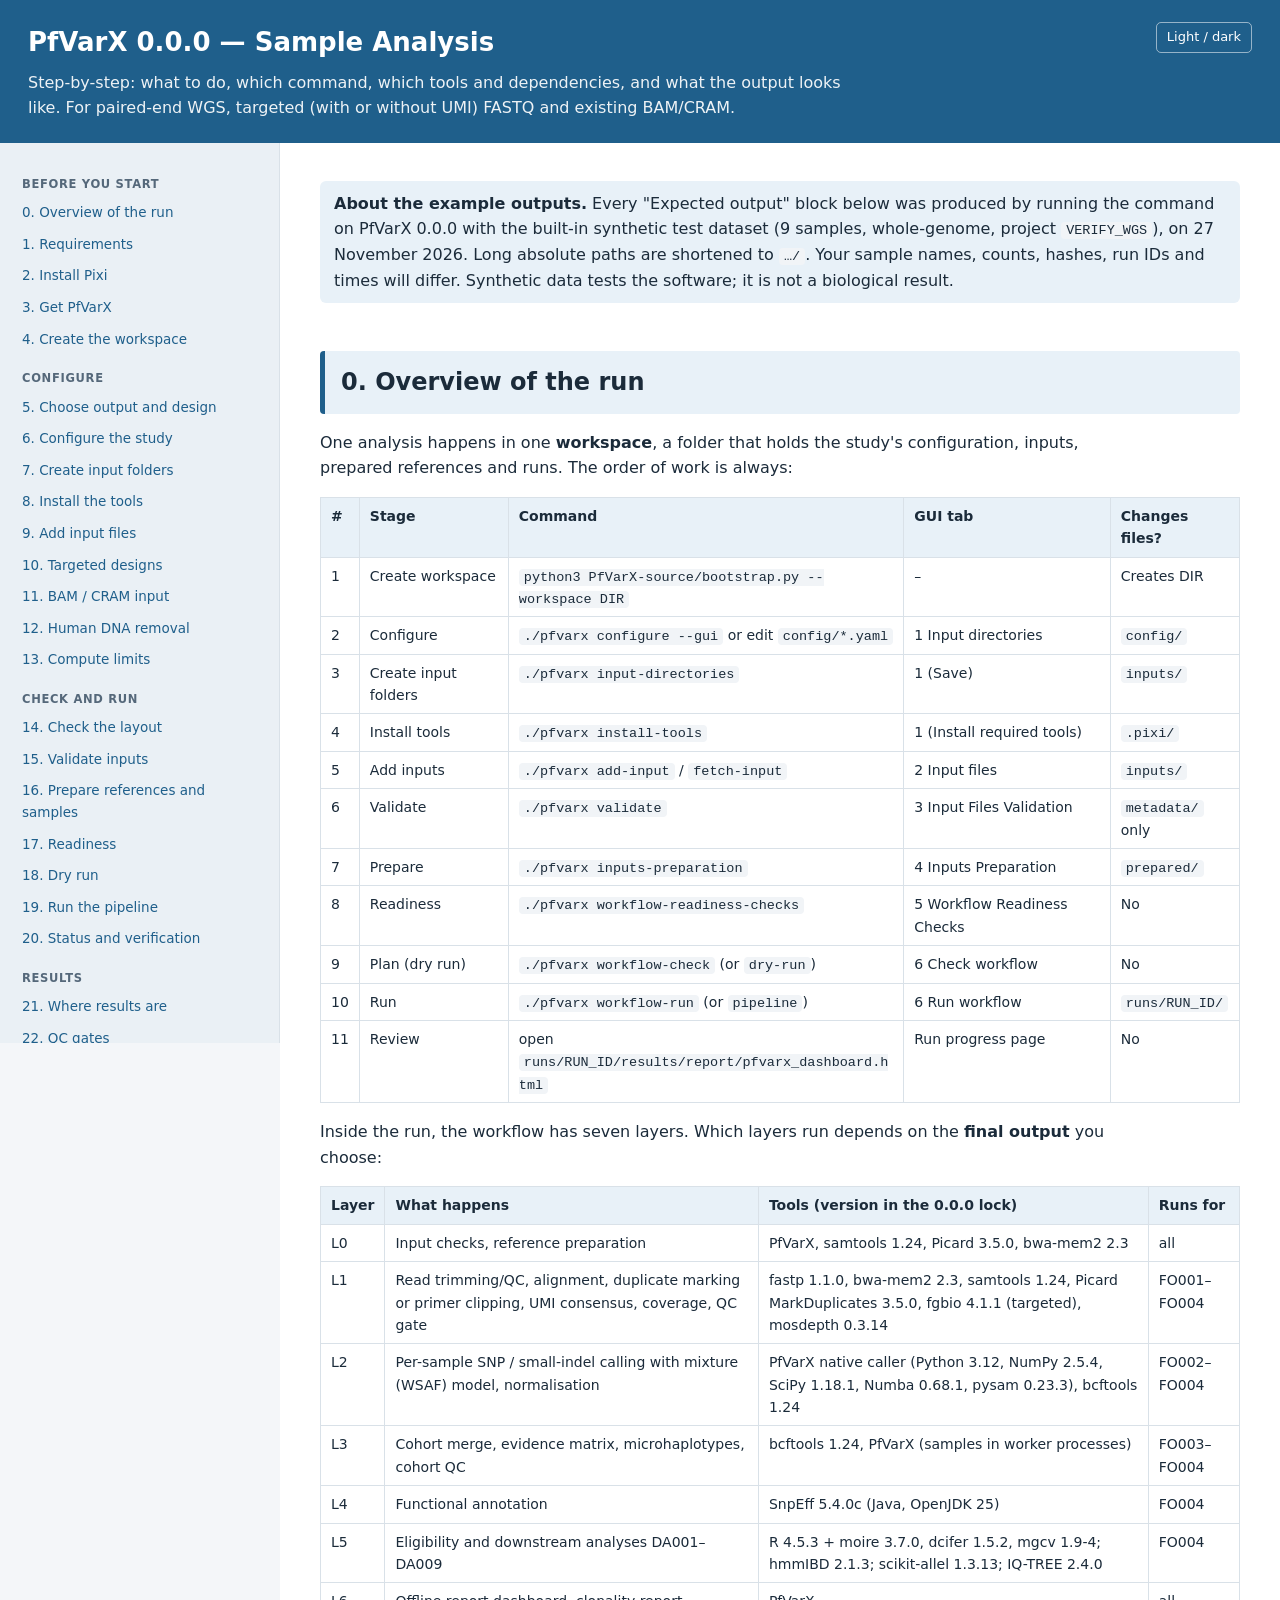
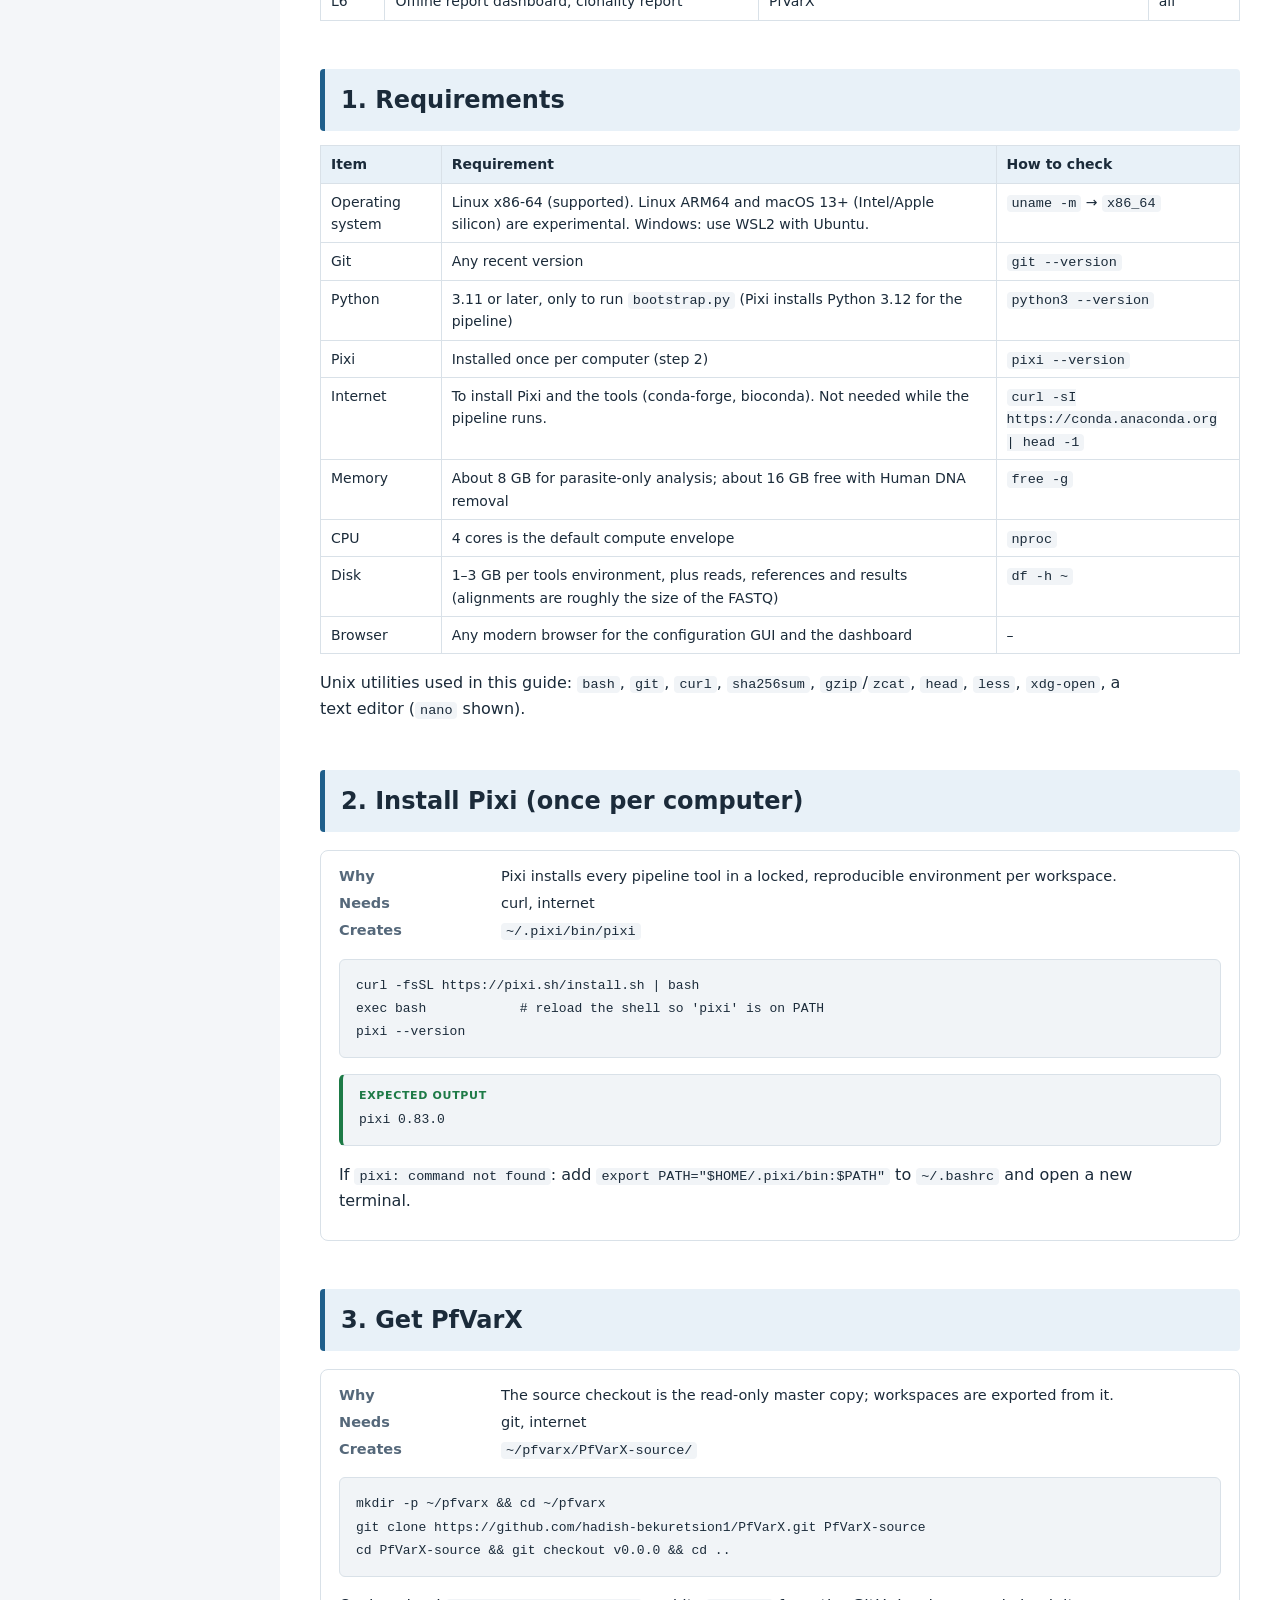
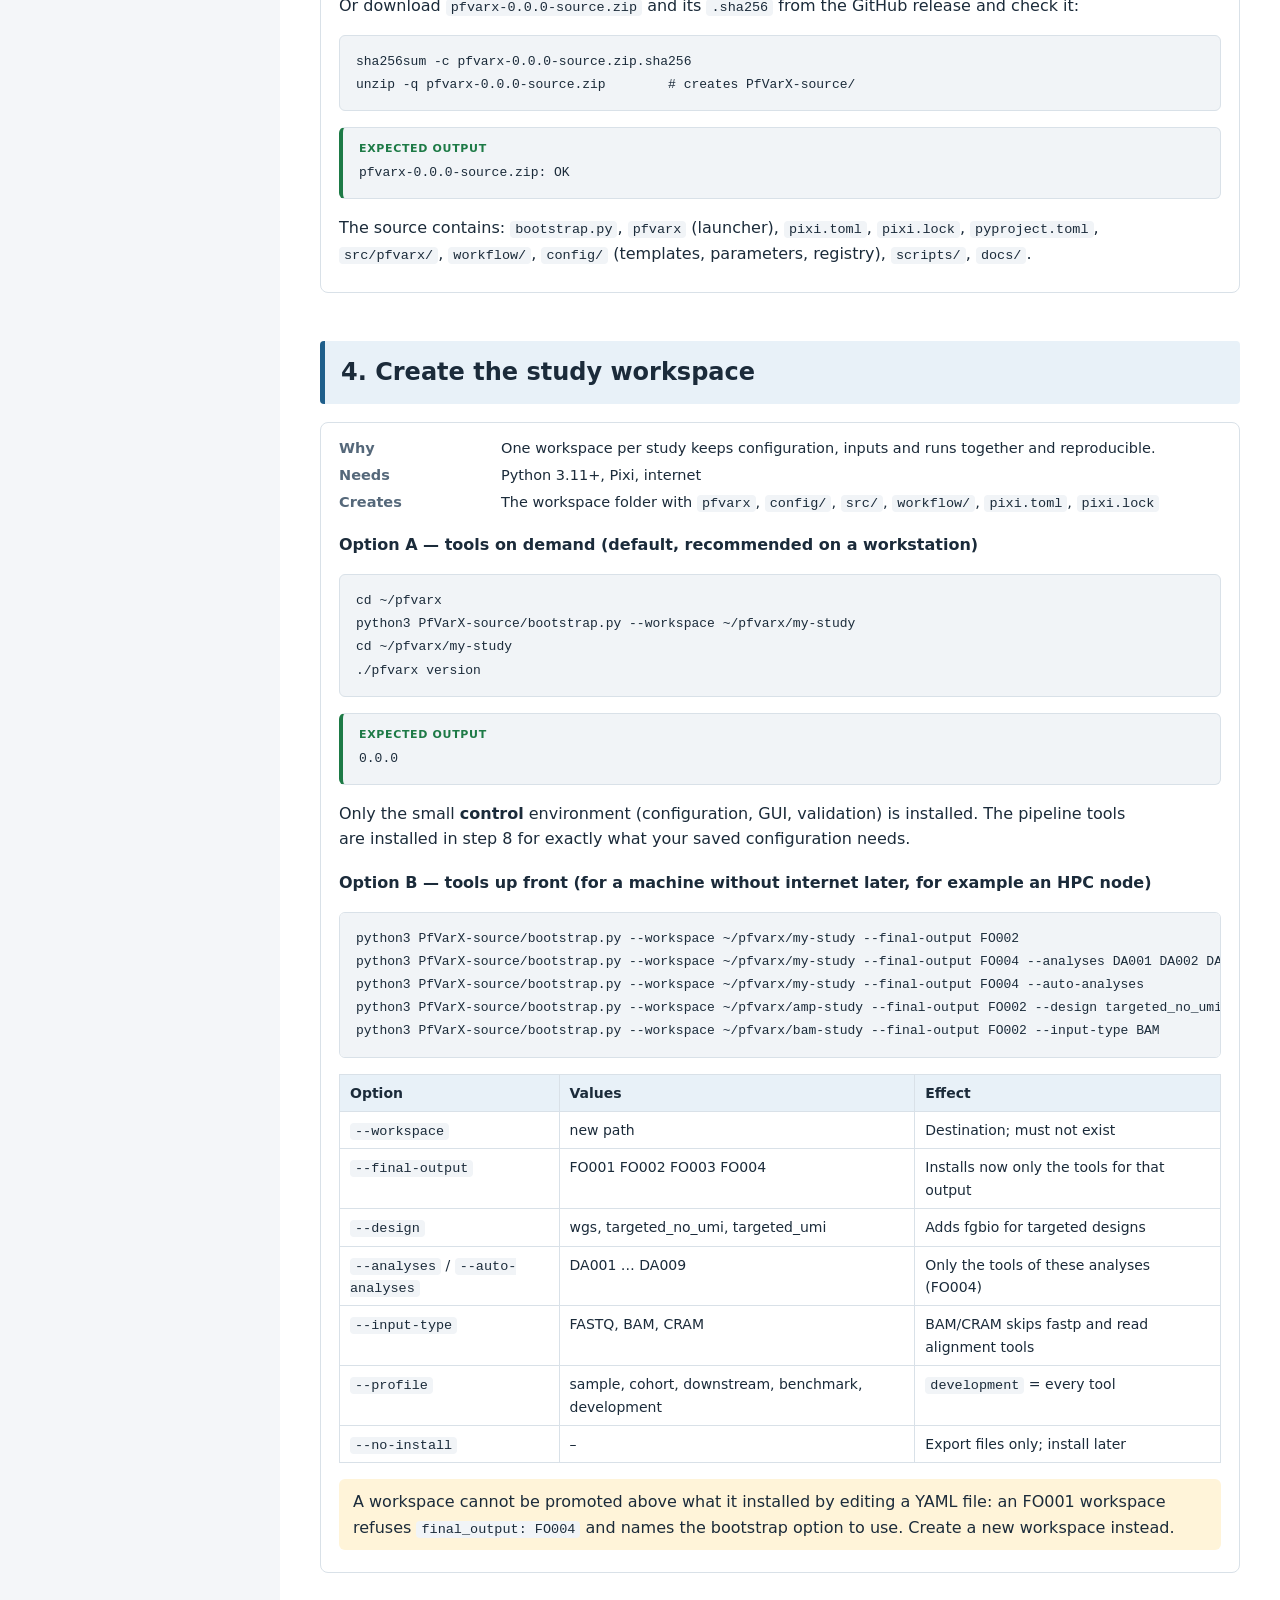
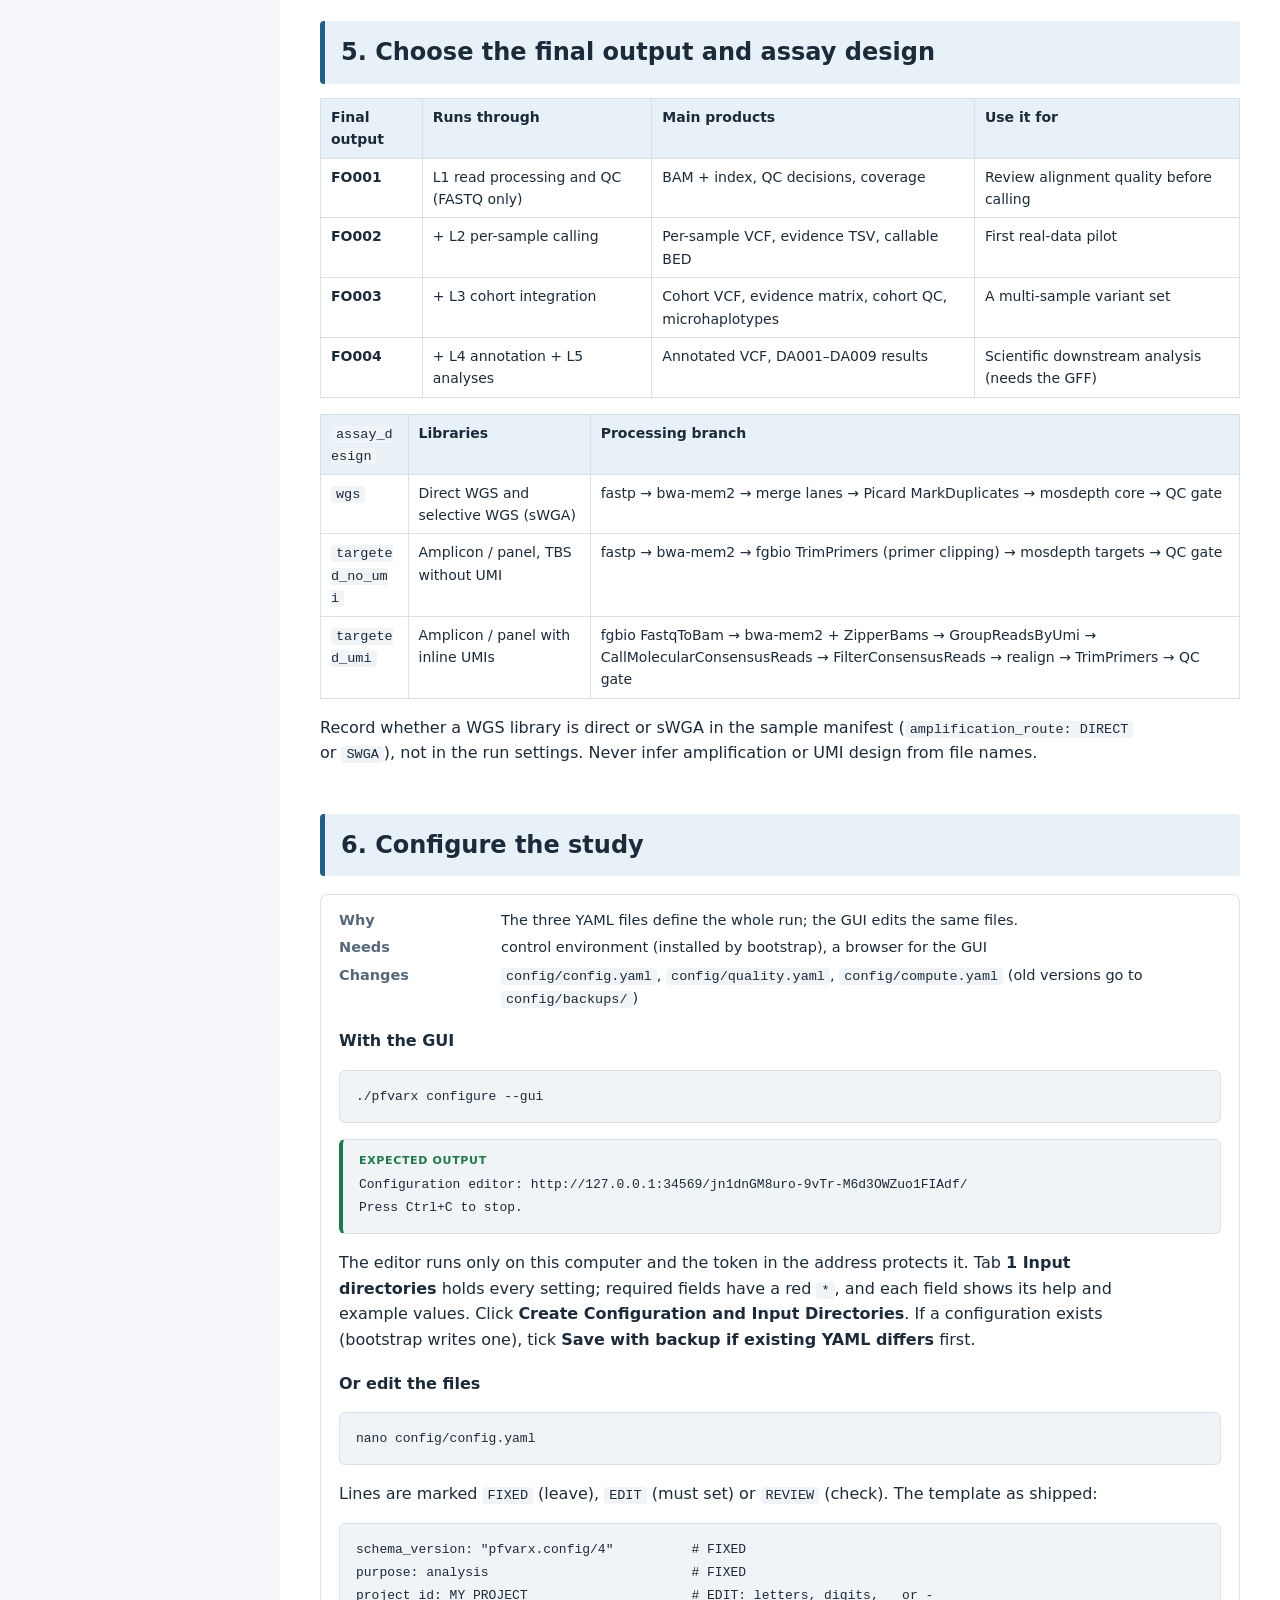
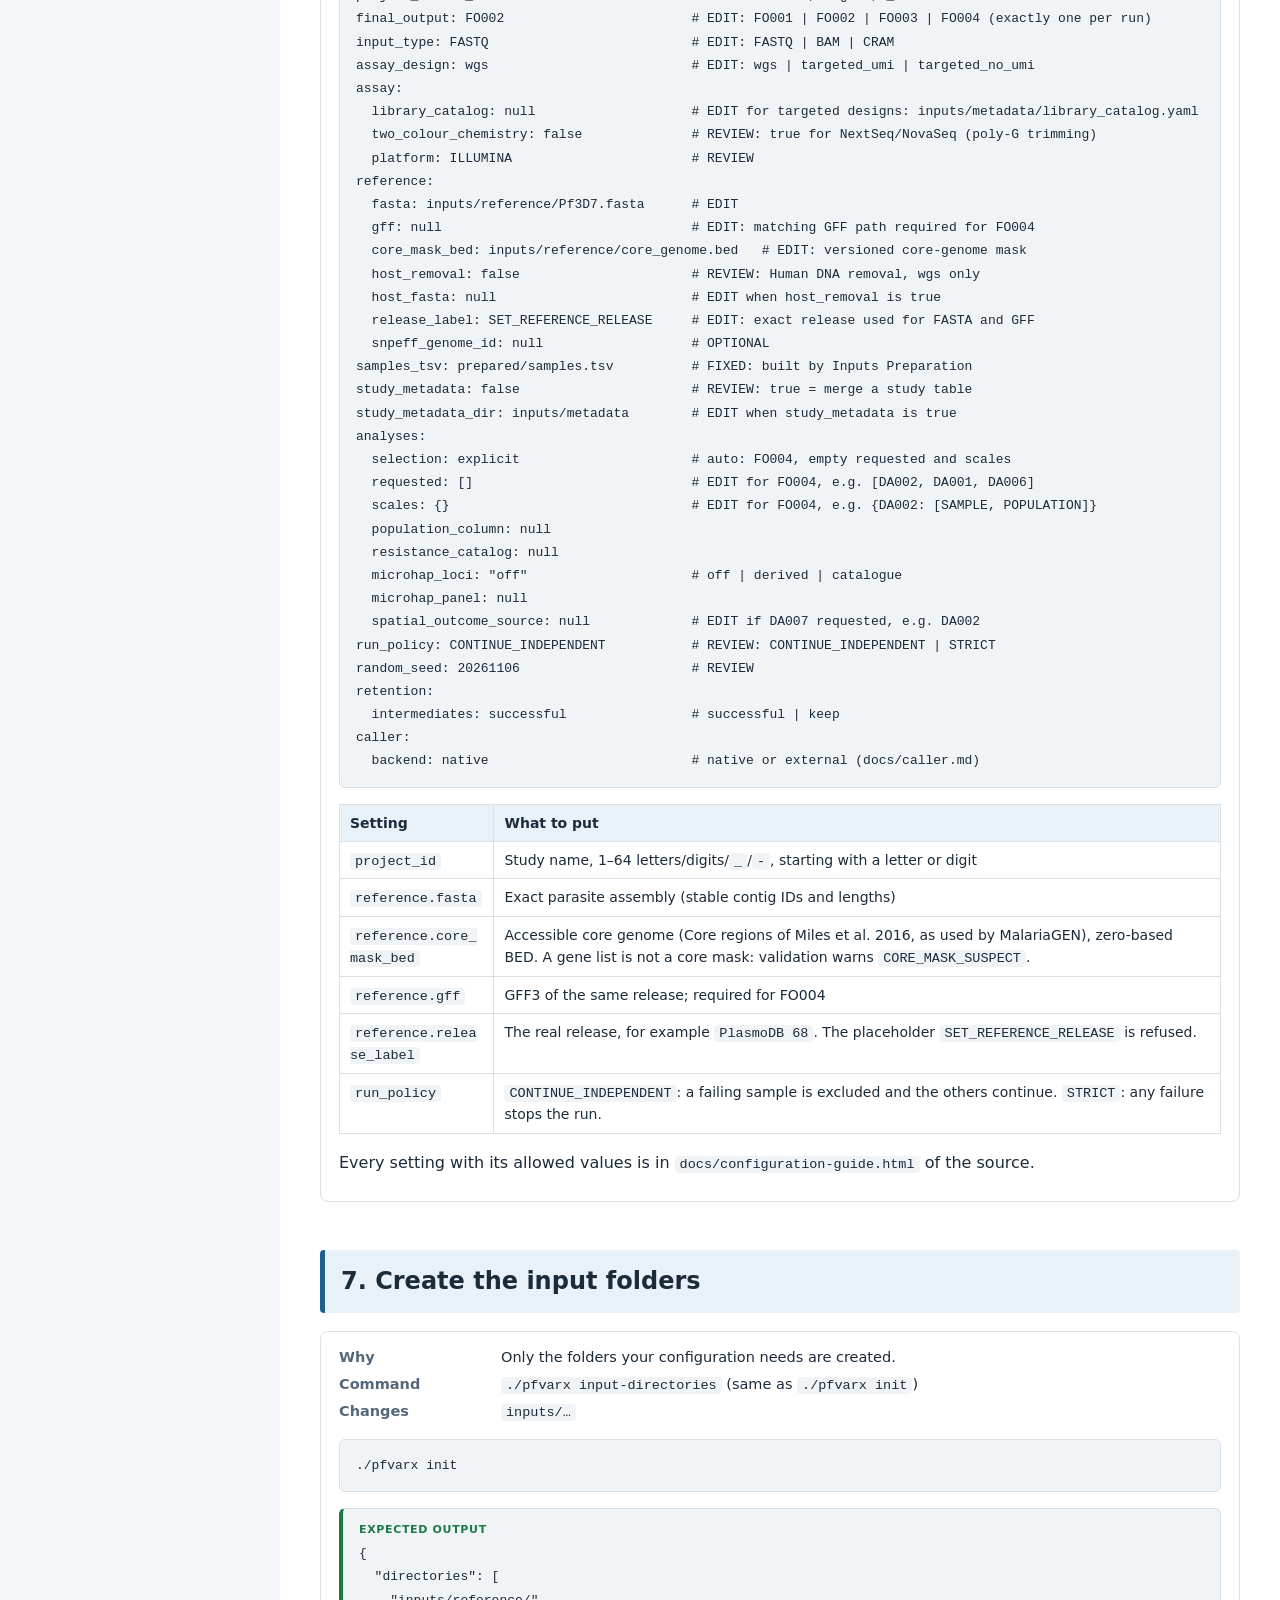
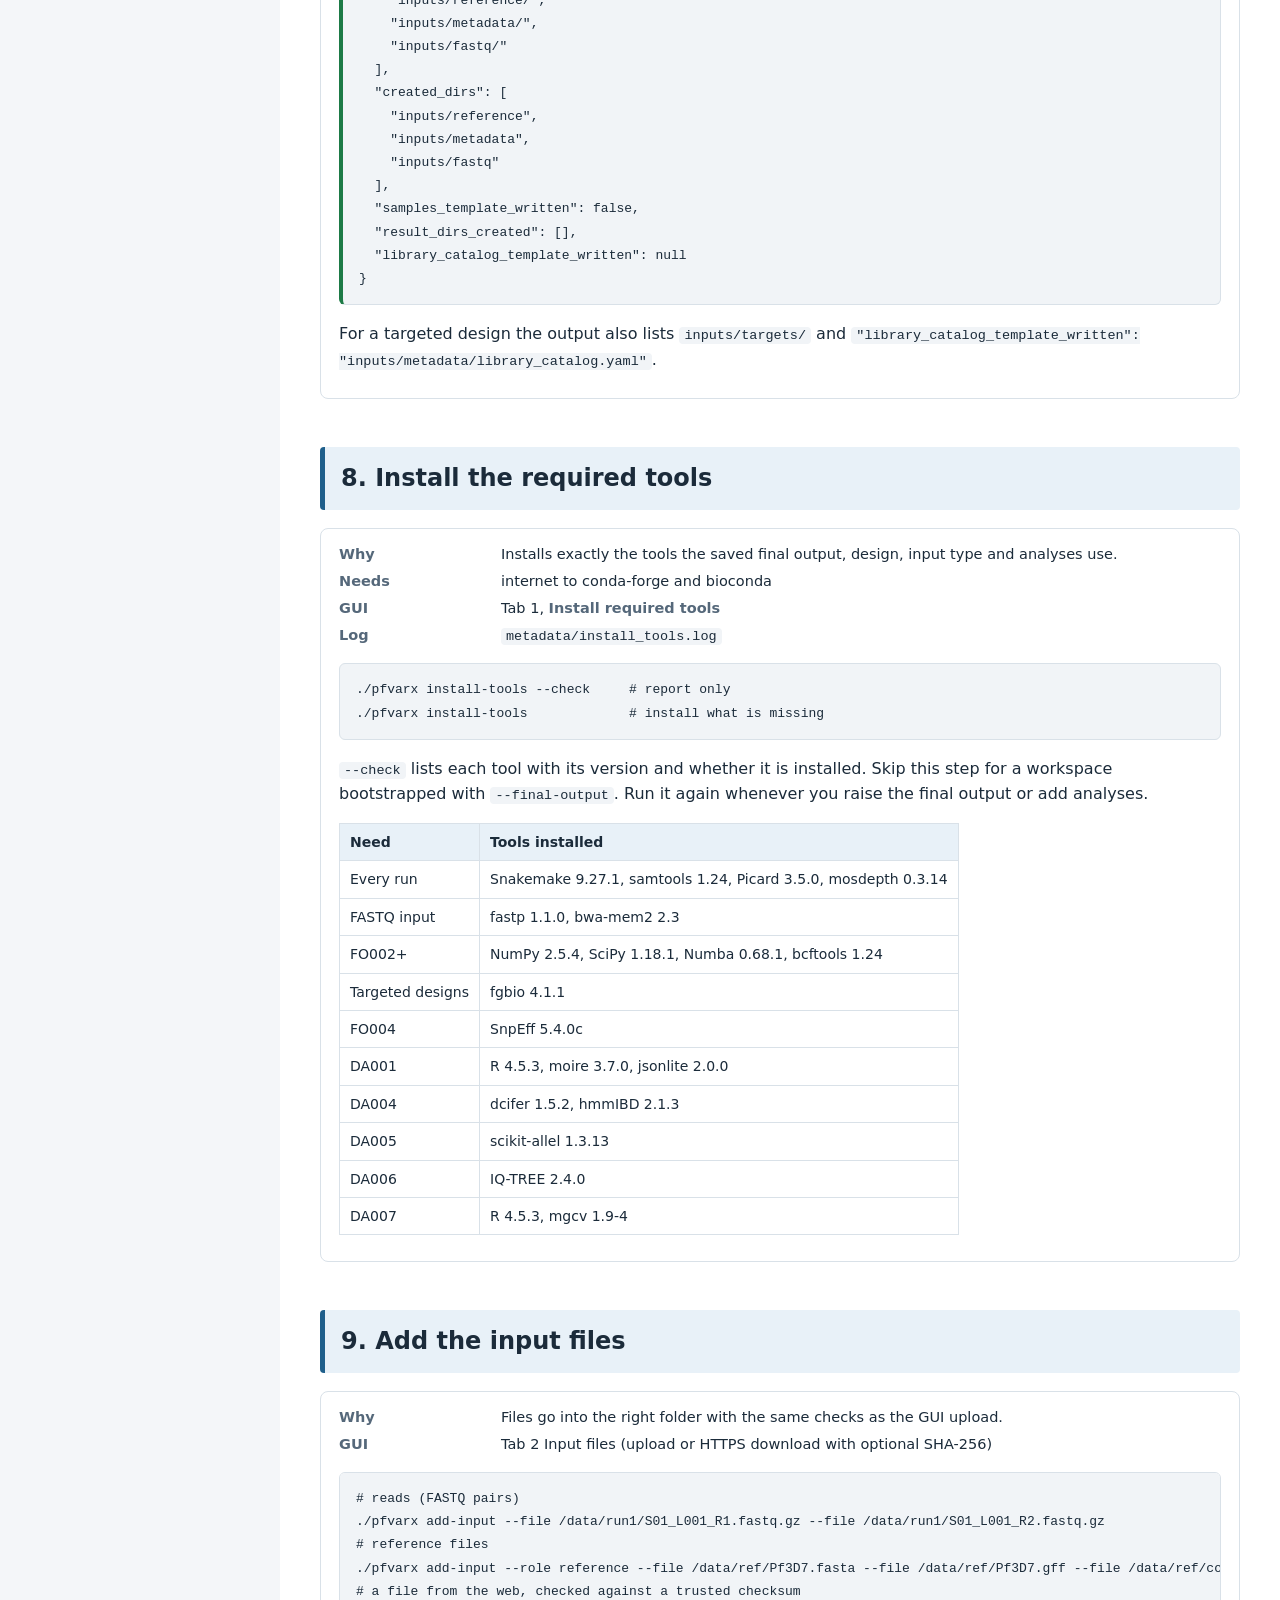
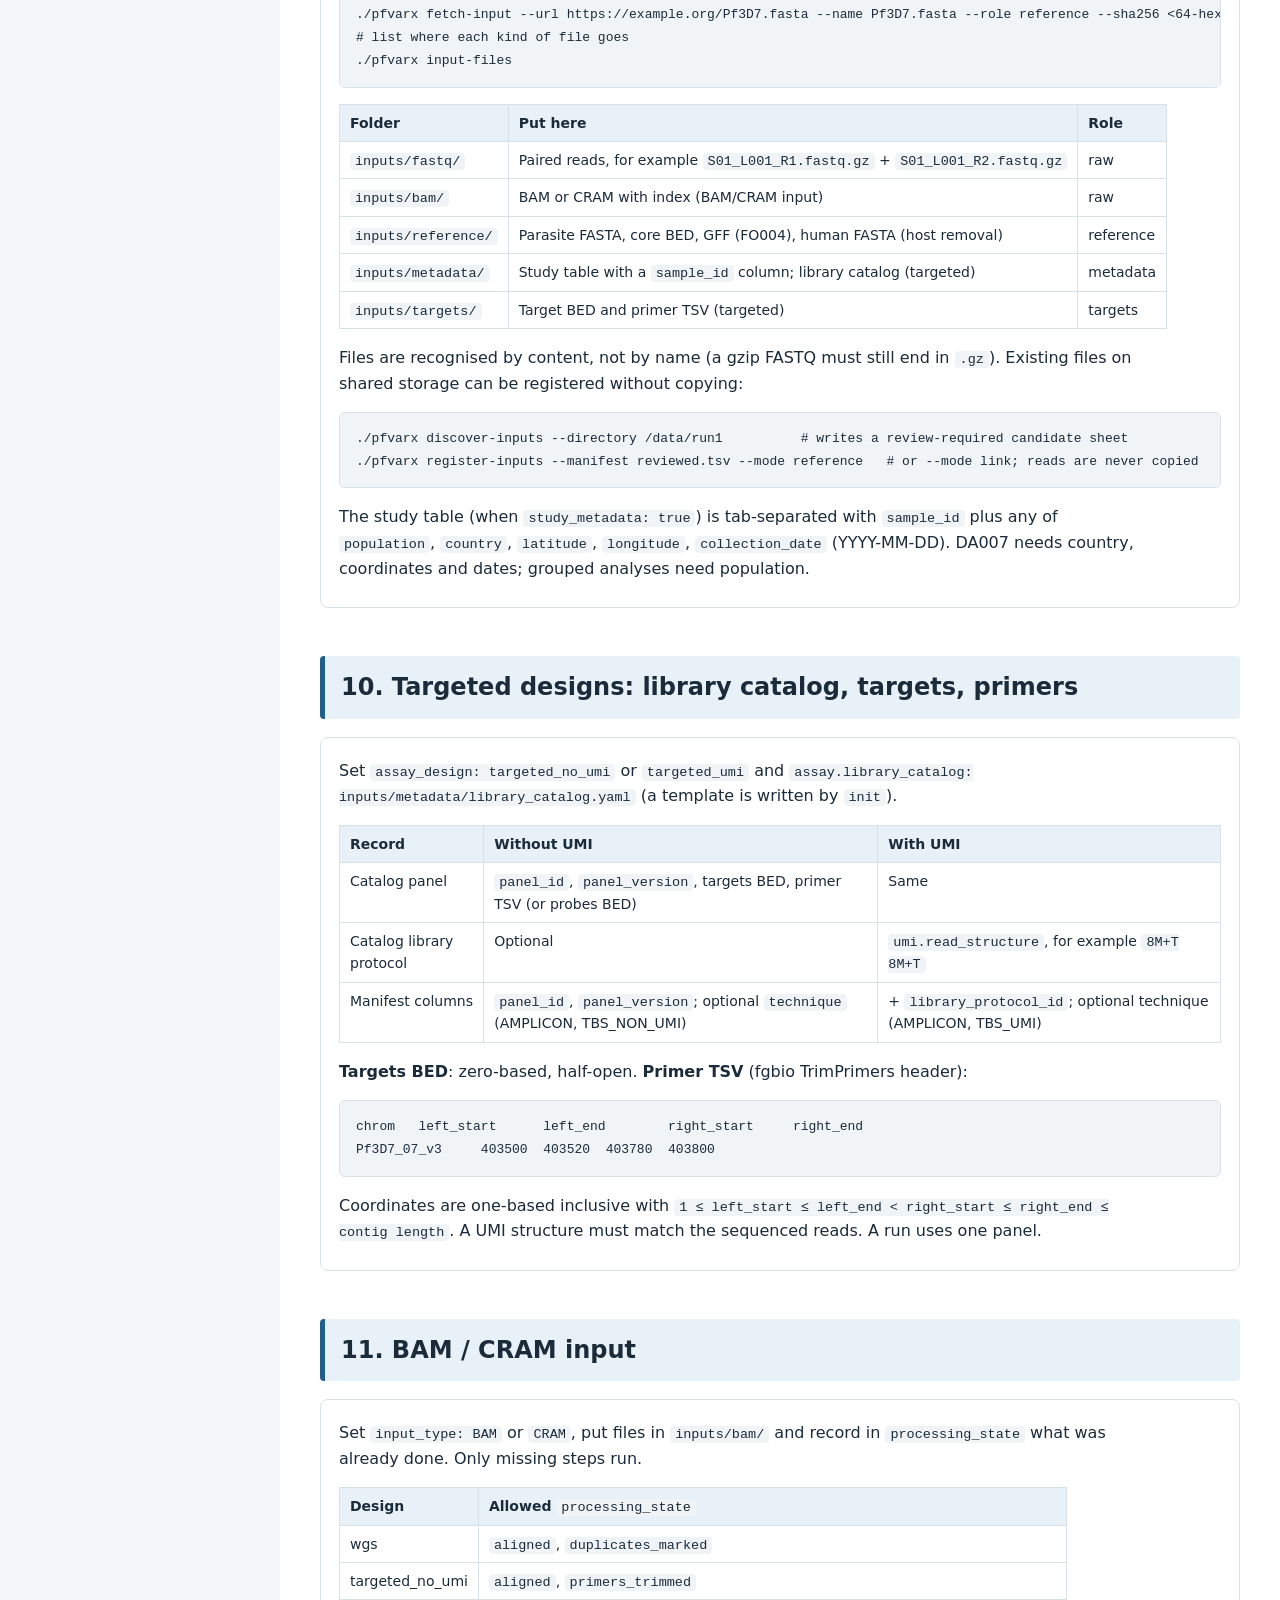
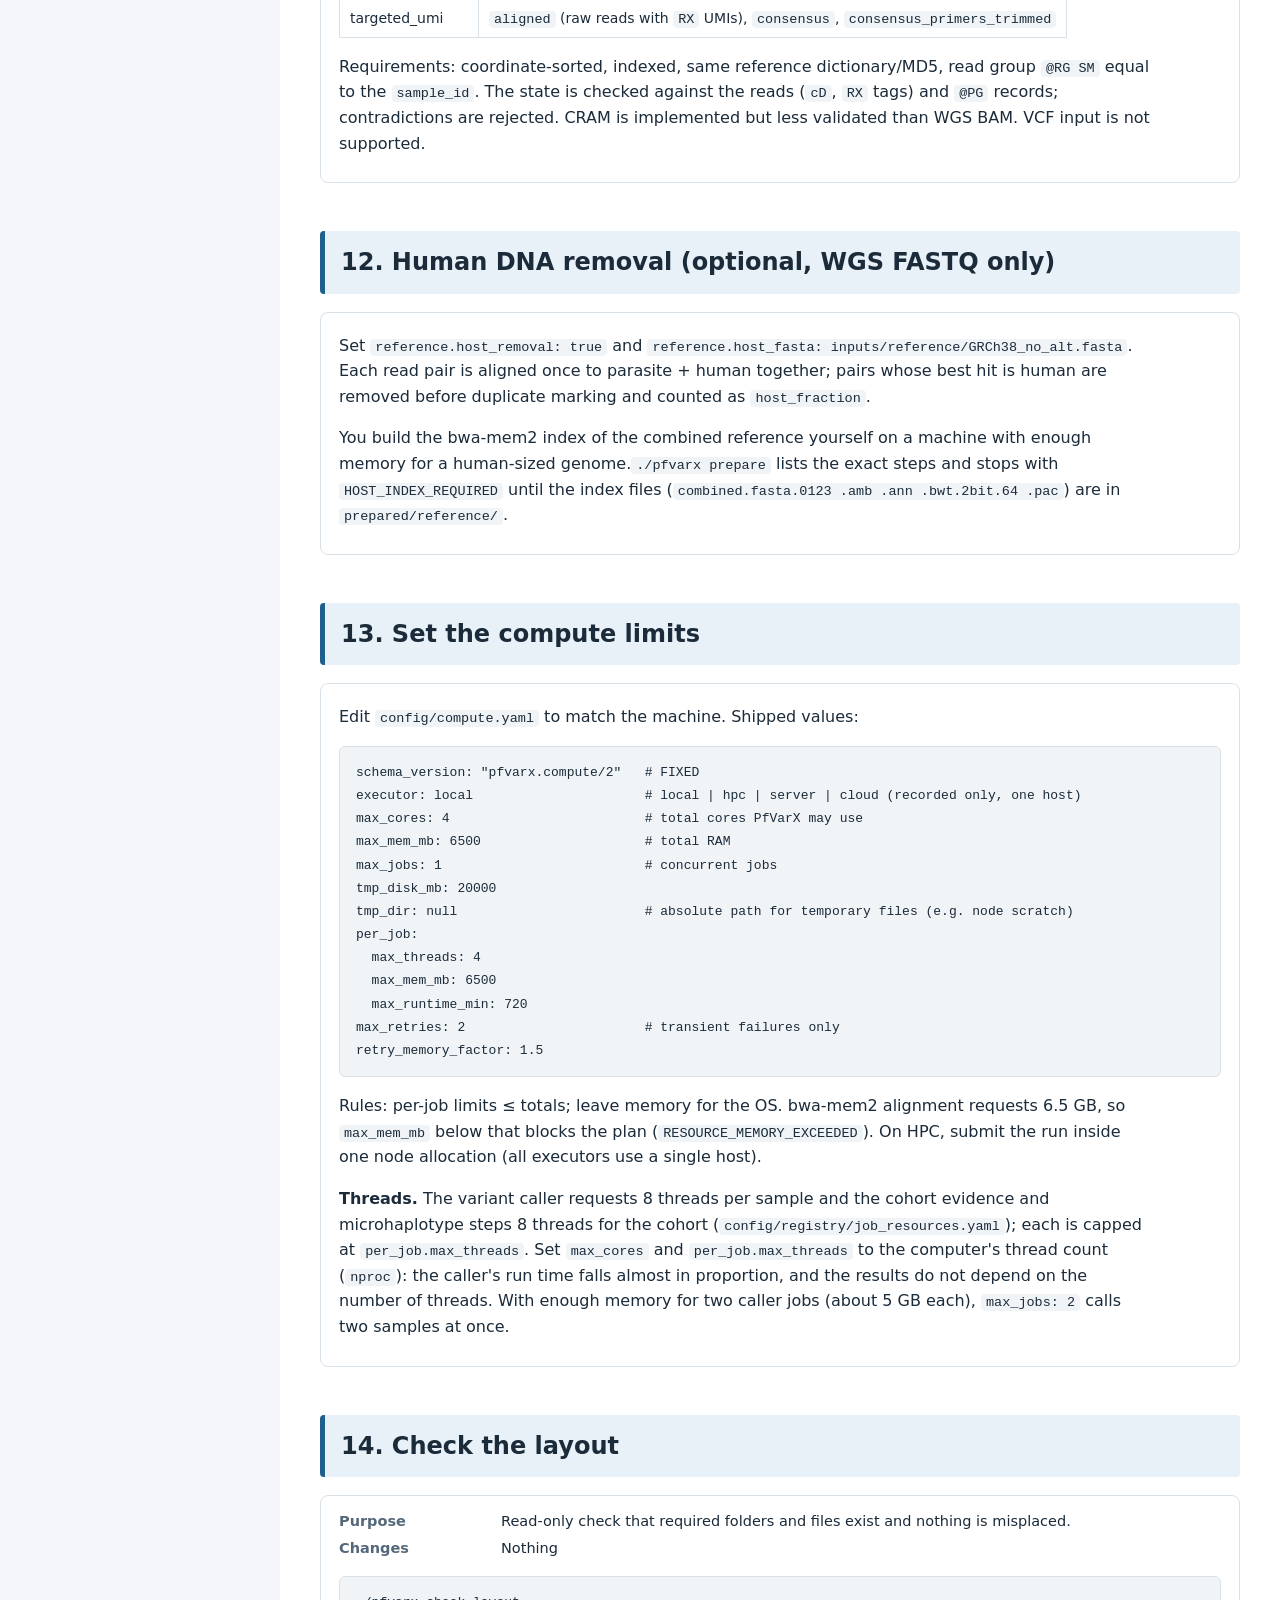
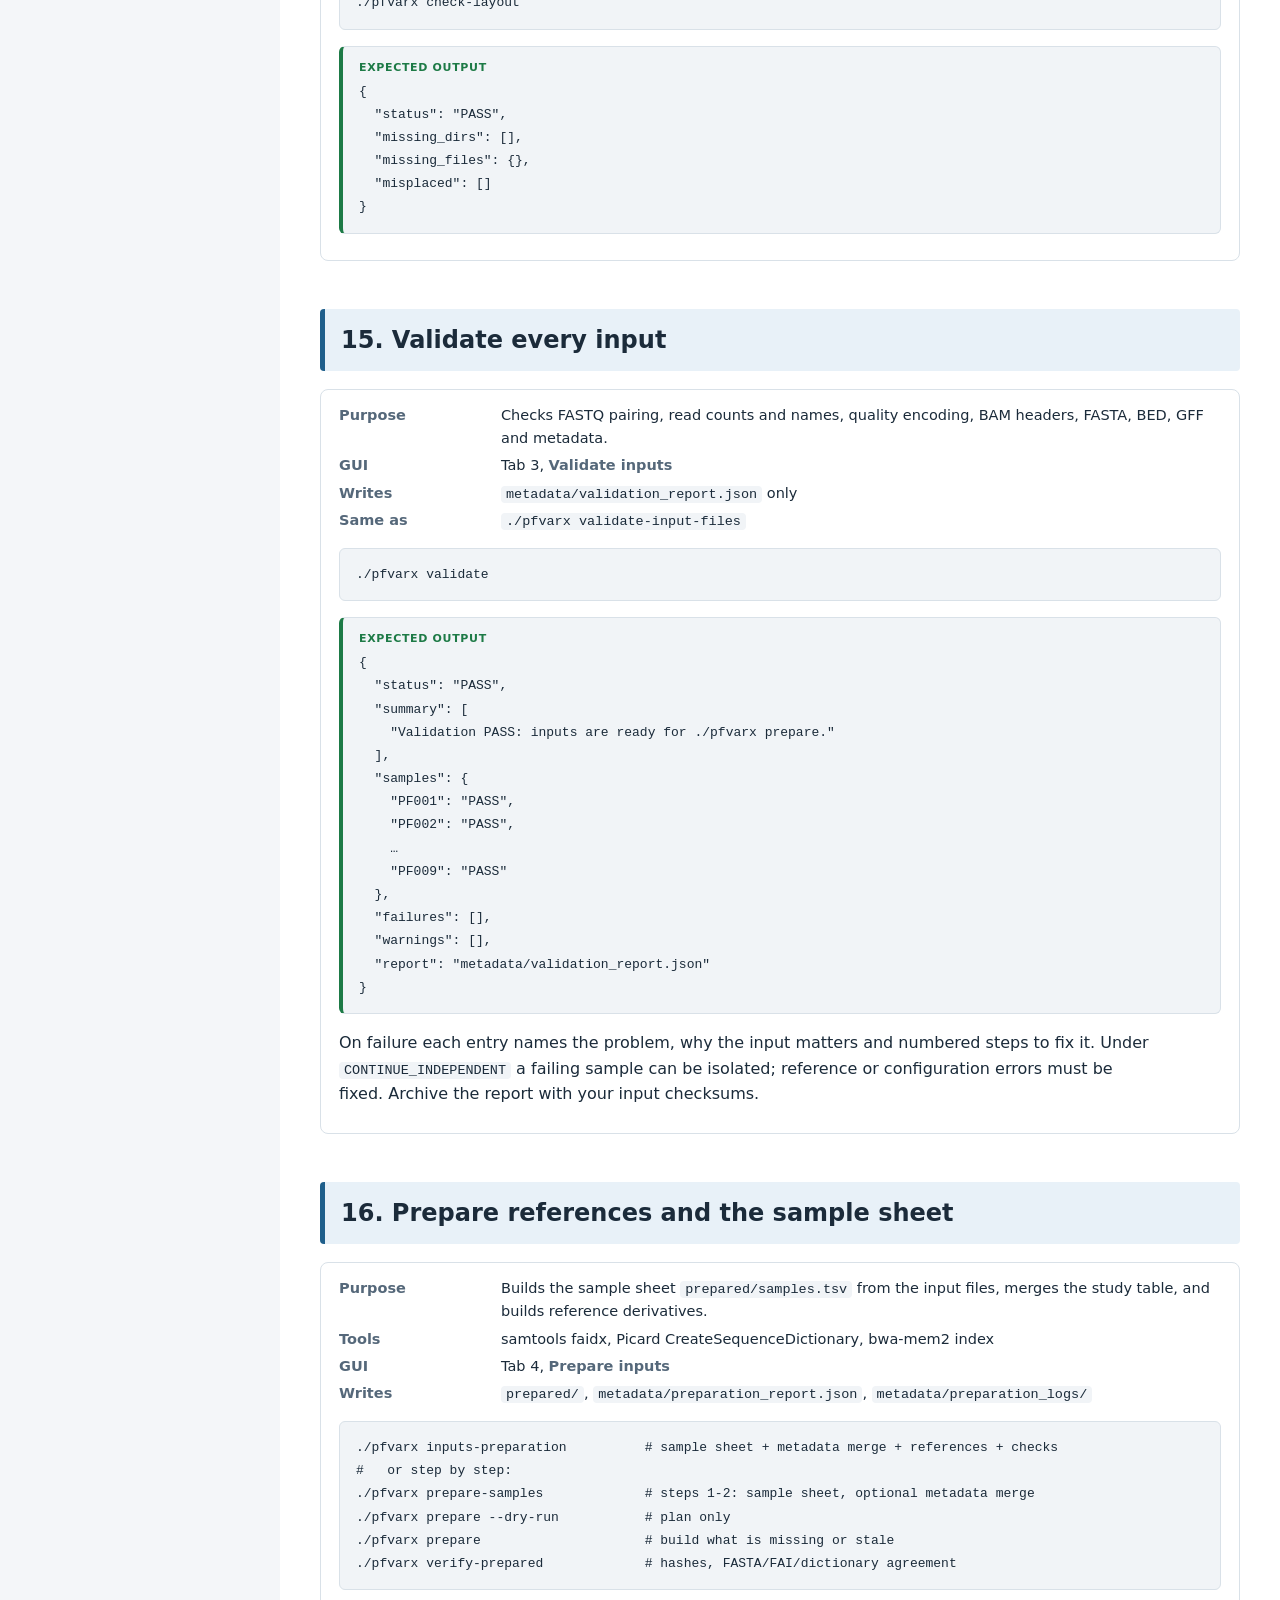
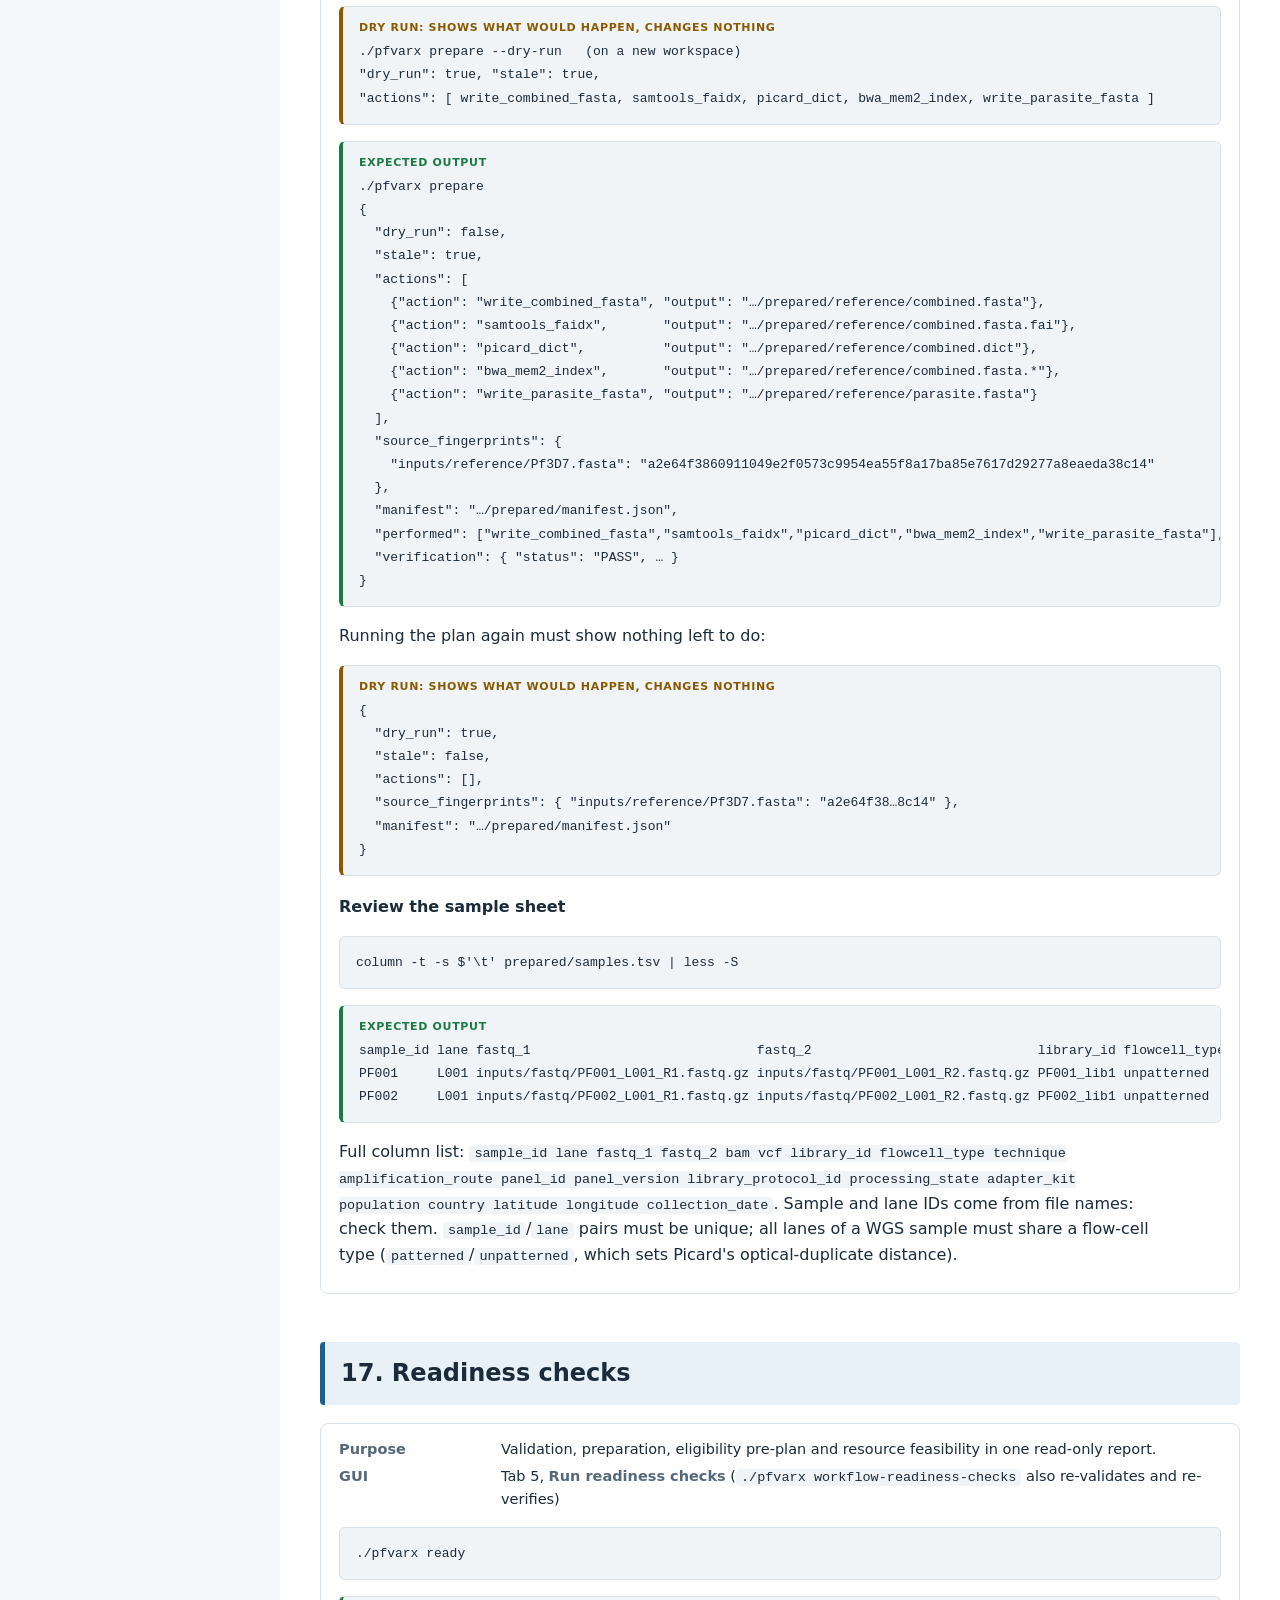
<file: docs/PfVarX_Sample_Analysis_Guide.html>
<!doctype html>
<html lang="en">
<head>
<meta charset="utf-8">
<meta name="viewport" content="width=device-width,initial-scale=1">
<title>PfVarX Sample Analysis</title>
<style>
:root{--bg:#f4f6f9;--paper:#fff;--ink:#1b2b3a;--muted:#55687a;--line:#d9e1e8;--accent:#1f5f8b;--accent-soft:#e8f1f8;--code:#f1f4f7;--ok:#1d7a46;--ok-bg:#e6f4ec;--warn:#8a5a00;--warn-bg:#fff4d9;--bad:#a3271f;--bad-bg:#fde9e7;--side:#eaf0f5}
@media (prefers-color-scheme:dark){:root:not([data-theme="light"]){--bg:#11171d;--paper:#182129;--ink:#e3eaf0;--muted:#9fb0bf;--line:#2c3a46;--accent:#7cb8e4;--accent-soft:#1d3142;--code:#121a21;--ok:#6fd39a;--ok-bg:#163525;--warn:#f0c46b;--warn-bg:#3a2e12;--bad:#f39a90;--bad-bg:#3d1c19;--side:#141c23}}
:root[data-theme="dark"]{--bg:#11171d;--paper:#182129;--ink:#e3eaf0;--muted:#9fb0bf;--line:#2c3a46;--accent:#7cb8e4;--accent-soft:#1d3142;--code:#121a21;--ok:#6fd39a;--ok-bg:#163525;--warn:#f0c46b;--warn-bg:#3a2e12;--bad:#f39a90;--bad-bg:#3d1c19;--side:#141c23}
*{box-sizing:border-box}html{scroll-behavior:smooth}
body{margin:0;background:var(--bg);color:var(--ink);font:16px/1.6 system-ui,-apple-system,"Segoe UI",sans-serif}
header{background:var(--accent);color:#fff;padding:22px 28px}
:root[data-theme="dark"] header{color:#0d1720}
@media (prefers-color-scheme:dark){:root:not([data-theme="light"]) header{color:#0d1720}}
header h1{margin:0;font-size:26px}header p{margin:6px 0 0;opacity:.92}
.layout{display:flex;align-items:flex-start}
nav{width:280px;flex:none;position:sticky;top:0;max-height:100vh;overflow:auto;background:var(--side);padding:18px 14px;font-size:13.5px;border-right:1px solid var(--line)}
nav a{display:block;color:var(--accent);text-decoration:none;padding:5px 8px;border-radius:5px}nav a:hover{background:var(--paper)}
nav .grp{font-weight:700;color:var(--muted);text-transform:uppercase;font-size:11.5px;letter-spacing:.06em;margin:14px 8px 4px}
main{flex:1;min-width:0;max-width:1100px;padding:26px 40px 80px;background:var(--paper)}
h2{font-size:24px;margin:48px 0 14px;padding:12px 16px;background:var(--accent-soft);border-left:5px solid var(--accent);border-radius:4px;scroll-margin-top:12px}
h3{font-size:18px;margin:28px 0 8px;color:var(--accent)}h4{margin:18px 0 6px}
p,li{max-width:80ch}
code{font:13.5px ui-monospace,SFMono-Regular,Menlo,Consolas,monospace;background:var(--code);padding:1px 5px;border-radius:4px;overflow-wrap:anywhere}
pre{background:var(--code);border:1px solid var(--line);border-radius:6px;padding:14px 16px;overflow:auto;line-height:1.45}pre code{background:none;padding:0;font-size:13px}
pre.out{border-left:4px solid var(--ok)}pre.out::before{content:"Expected output";display:block;font:600 11px system-ui;color:var(--ok);text-transform:uppercase;letter-spacing:.06em;margin-bottom:6px}
pre.dry{border-left:4px solid var(--warn)}pre.dry::before{content:"Dry run: shows what would happen, changes nothing";display:block;font:600 11px system-ui;color:var(--warn);text-transform:uppercase;letter-spacing:.06em;margin-bottom:6px}
table{border-collapse:collapse;width:100%;margin:10px 0 16px;font-size:14px;display:block;overflow-x:auto}
th,td{border:1px solid var(--line);padding:7px 10px;text-align:left;vertical-align:top}th{background:var(--accent-soft)}
.step{border:1px solid var(--line);border-radius:8px;padding:4px 18px 10px;margin:18px 0;background:var(--paper)}
.meta{display:grid;grid-template-columns:150px 1fr;gap:4px 12px;font-size:14.5px;margin:10px 0}.meta b{color:var(--muted)}
.note,.warn,.bad{border-radius:6px;padding:10px 14px;margin:12px 0}
.note{background:var(--accent-soft)}.warn{background:var(--warn-bg)}.bad{background:var(--bad-bg)}
.ok{color:var(--ok);font-weight:700}
.toolbar{float:right}.toolbar button{font:inherit;font-size:13px;padding:4px 10px;border-radius:5px;border:1px solid #ffffff88;background:transparent;color:inherit;cursor:pointer}
@media (max-width:860px){.layout{display:block}nav{position:static;width:auto;max-height:none;border-right:0}main{padding:18px 16px 60px}.meta{grid-template-columns:1fr}}
@media print{nav,.toolbar{display:none}main{max-width:none;padding:0}h2{break-before:page}}
</style>
</head>
<body>
<header>
<div class="toolbar"><button type="button" onclick="toggleTheme()">Light / dark</button></div>
<h1>PfVarX 0.0.0 — Sample Analysis</h1>
<p>Step-by-step: what to do, which command, which tools and dependencies, and what the output looks like. For paired-end WGS, targeted (with or without UMI) FASTQ and existing BAM/CRAM.</p>
</header>
<div class="layout">
<nav aria-label="Contents">
<div class="grp">Before you start</div>
<a href="#overview">0. Overview of the run</a>
<a href="#requirements">1. Requirements</a>
<a href="#pixi">2. Install Pixi</a>
<a href="#source">3. Get PfVarX</a>
<a href="#bootstrap">4. Create the workspace</a>
<div class="grp">Configure</div>
<a href="#choose">5. Choose output and design</a>
<a href="#configure">6. Configure the study</a>
<a href="#dirs">7. Create input folders</a>
<a href="#tools">8. Install the tools</a>
<a href="#inputs">9. Add input files</a>
<a href="#targeted">10. Targeted designs</a>
<a href="#bam">11. BAM / CRAM input</a>
<a href="#host">12. Human DNA removal</a>
<a href="#compute">13. Compute limits</a>
<div class="grp">Check and run</div>
<a href="#layout">14. Check the layout</a>
<a href="#validate">15. Validate inputs</a>
<a href="#prepare">16. Prepare references and samples</a>
<a href="#ready">17. Readiness</a>
<a href="#dryrun">18. Dry run</a>
<a href="#run">19. Run the pipeline</a>
<a href="#verify">20. Status and verification</a>
<div class="grp">Results</div>
<a href="#results">21. Where results are</a>
<a href="#qc">22. QC gates</a>
<a href="#fo004">23. Downstream analyses</a>
<a href="#report">24. Report dashboard</a>
<div class="grp">Afterwards</div>
<a href="#resume">25. Resume, extend, rebuild</a>
<a href="#cleanup">26. Clean-up and archive</a>
<a href="#orchestrate">27. One-command chain</a>
<a href="#trouble">28. Troubleshooting</a>
<a href="#cheat">29. Command summary</a>
</nav>
<main id="top">

<div class="note"><b>About the example outputs.</b> Every "Expected output" block below was produced by running the command on PfVarX 0.0.0 with the built-in synthetic test dataset (9 samples, whole-genome, project <code>VERIFY_WGS</code>), on 27 November 2026. Long absolute paths are shortened to <code>…/</code>. Your sample names, counts, hashes, run IDs and times will differ. Synthetic data tests the software; it is not a biological result.</div>

<h2 id="overview">0. Overview of the run</h2>
<p>One analysis happens in one <b>workspace</b>, a folder that holds the study's configuration, inputs, prepared references and runs. The order of work is always:</p>
<table>
<tr><th>#</th><th>Stage</th><th>Command</th><th>GUI tab</th><th>Changes files?</th></tr>
<tr><td>1</td><td>Create workspace</td><td><code>python3 PfVarX-source/bootstrap.py --workspace DIR</code></td><td>–</td><td>Creates DIR</td></tr>
<tr><td>2</td><td>Configure</td><td><code>./pfvarx configure --gui</code> or edit <code>config/*.yaml</code></td><td>1 Input directories</td><td><code>config/</code></td></tr>
<tr><td>3</td><td>Create input folders</td><td><code>./pfvarx input-directories</code></td><td>1 (Save)</td><td><code>inputs/</code></td></tr>
<tr><td>4</td><td>Install tools</td><td><code>./pfvarx install-tools</code></td><td>1 (Install required tools)</td><td><code>.pixi/</code></td></tr>
<tr><td>5</td><td>Add inputs</td><td><code>./pfvarx add-input</code> / <code>fetch-input</code></td><td>2 Input files</td><td><code>inputs/</code></td></tr>
<tr><td>6</td><td>Validate</td><td><code>./pfvarx validate</code></td><td>3 Input Files Validation</td><td><code>metadata/</code> only</td></tr>
<tr><td>7</td><td>Prepare</td><td><code>./pfvarx inputs-preparation</code></td><td>4 Inputs Preparation</td><td><code>prepared/</code></td></tr>
<tr><td>8</td><td>Readiness</td><td><code>./pfvarx workflow-readiness-checks</code></td><td>5 Workflow Readiness Checks</td><td>No</td></tr>
<tr><td>9</td><td>Plan (dry run)</td><td><code>./pfvarx workflow-check</code> (or <code>dry-run</code>)</td><td>6 Check workflow</td><td>No</td></tr>
<tr><td>10</td><td>Run</td><td><code>./pfvarx workflow-run</code> (or <code>pipeline</code>)</td><td>6 Run workflow</td><td><code>runs/RUN_ID/</code></td></tr>
<tr><td>11</td><td>Review</td><td>open <code>runs/RUN_ID/results/report/pfvarx_dashboard.html</code></td><td>Run progress page</td><td>No</td></tr>
</table>
<p>Inside the run, the workflow has seven layers. Which layers run depends on the <b>final output</b> you choose:</p>
<table>
<tr><th>Layer</th><th>What happens</th><th>Tools (version in the 0.0.0 lock)</th><th>Runs for</th></tr>
<tr><td>L0</td><td>Input checks, reference preparation</td><td>PfVarX, samtools 1.24, Picard 3.5.0, bwa-mem2 2.3</td><td>all</td></tr>
<tr><td>L1</td><td>Read trimming/QC, alignment, duplicate marking or primer clipping, UMI consensus, coverage, QC gate</td><td>fastp 1.1.0, bwa-mem2 2.3, samtools 1.24, Picard MarkDuplicates 3.5.0, fgbio 4.1.1 (targeted), mosdepth 0.3.14</td><td>FO001–FO004</td></tr>
<tr><td>L2</td><td>Per-sample SNP / small-indel calling with mixture (WSAF) model, normalisation</td><td>PfVarX native caller (Python 3.12, NumPy 2.5.4, SciPy 1.18.1, Numba 0.68.1, pysam 0.23.3), bcftools 1.24</td><td>FO002–FO004</td></tr>
<tr><td>L3</td><td>Cohort merge, evidence matrix, microhaplotypes, cohort QC</td><td>bcftools 1.24, PfVarX (samples in worker processes)</td><td>FO003–FO004</td></tr>
<tr><td>L4</td><td>Functional annotation</td><td>SnpEff 5.4.0c (Java, OpenJDK 25)</td><td>FO004</td></tr>
<tr><td>L5</td><td>Eligibility and downstream analyses DA001–DA009</td><td>R 4.5.3 + moire 3.7.0, dcifer 1.5.2, mgcv 1.9-4; hmmIBD 2.1.3; scikit-allel 1.3.13; IQ-TREE 2.4.0</td><td>FO004</td></tr>
<tr><td>L6</td><td>Offline report dashboard, clonality report</td><td>PfVarX</td><td>all</td></tr>
</table>

<h2 id="requirements">1. Requirements</h2>
<table>
<tr><th>Item</th><th>Requirement</th><th>How to check</th></tr>
<tr><td>Operating system</td><td>Linux x86-64 (supported). Linux ARM64 and macOS 13+ (Intel/Apple silicon) are experimental. Windows: use WSL2 with Ubuntu.</td><td><code>uname -m</code> → <code>x86_64</code></td></tr>
<tr><td>Git</td><td>Any recent version</td><td><code>git --version</code></td></tr>
<tr><td>Python</td><td>3.11 or later, only to run <code>bootstrap.py</code> (Pixi installs Python 3.12 for the pipeline)</td><td><code>python3 --version</code></td></tr>
<tr><td>Pixi</td><td>Installed once per computer (step 2)</td><td><code>pixi --version</code></td></tr>
<tr><td>Internet</td><td>To install Pixi and the tools (conda-forge, bioconda). Not needed while the pipeline runs.</td><td><code>curl -sI https://conda.anaconda.org | head -1</code></td></tr>
<tr><td>Memory</td><td>About 8 GB for parasite-only analysis; about 16 GB free with Human DNA removal</td><td><code>free -g</code></td></tr>
<tr><td>CPU</td><td>4 cores is the default compute envelope</td><td><code>nproc</code></td></tr>
<tr><td>Disk</td><td>1–3 GB per tools environment, plus reads, references and results (alignments are roughly the size of the FASTQ)</td><td><code>df -h ~</code></td></tr>
<tr><td>Browser</td><td>Any modern browser for the configuration GUI and the dashboard</td><td>–</td></tr>
</table>
<p>Unix utilities used in this guide: <code>bash</code>, <code>git</code>, <code>curl</code>, <code>sha256sum</code>, <code>gzip</code>/<code>zcat</code>, <code>head</code>, <code>less</code>, <code>xdg-open</code>, a text editor (<code>nano</code> shown).</p>

<h2 id="pixi">2. Install Pixi (once per computer)</h2>
<div class="step">
<div class="meta"><b>Why</b><span>Pixi installs every pipeline tool in a locked, reproducible environment per workspace.</span><b>Needs</b><span>curl, internet</span><b>Creates</b><span><code>~/.pixi/bin/pixi</code></span></div>
<pre><code>curl -fsSL https://pixi.sh/install.sh | bash
exec bash            # reload the shell so 'pixi' is on PATH
pixi --version</code></pre>
<pre class="out"><code>pixi 0.83.0</code></pre>
<p>If <code>pixi: command not found</code>: add <code>export PATH="$HOME/.pixi/bin:$PATH"</code> to <code>~/.bashrc</code> and open a new terminal.</p>
</div>

<h2 id="source">3. Get PfVarX</h2>
<div class="step">
<div class="meta"><b>Why</b><span>The source checkout is the read-only master copy; workspaces are exported from it.</span><b>Needs</b><span>git, internet</span><b>Creates</b><span><code>~/pfvarx/PfVarX-source/</code></span></div>
<pre><code>mkdir -p ~/pfvarx && cd ~/pfvarx
git clone https://github.com/hadish-bekuretsion1/PfVarX.git PfVarX-source
cd PfVarX-source && git checkout v0.0.0 && cd ..</code></pre>
<p>Or download <code>pfvarx-0.0.0-source.zip</code> and its <code>.sha256</code> from the GitHub release and check it:</p>
<pre><code>sha256sum -c pfvarx-0.0.0-source.zip.sha256
unzip -q pfvarx-0.0.0-source.zip        # creates PfVarX-source/</code></pre>
<pre class="out"><code>pfvarx-0.0.0-source.zip: OK</code></pre>
<p>The source contains: <code>bootstrap.py</code>, <code>pfvarx</code> (launcher), <code>pixi.toml</code>, <code>pixi.lock</code>, <code>pyproject.toml</code>, <code>src/pfvarx/</code>, <code>workflow/</code>, <code>config/</code> (templates, parameters, registry), <code>scripts/</code>, <code>docs/</code>.</p>
</div>

<h2 id="bootstrap">4. Create the study workspace</h2>
<div class="step">
<div class="meta"><b>Why</b><span>One workspace per study keeps configuration, inputs and runs together and reproducible.</span><b>Needs</b><span>Python 3.11+, Pixi, internet</span><b>Creates</b><span>The workspace folder with <code>pfvarx</code>, <code>config/</code>, <code>src/</code>, <code>workflow/</code>, <code>pixi.toml</code>, <code>pixi.lock</code></span></div>
<h4>Option A — tools on demand (default, recommended on a workstation)</h4>
<pre><code>cd ~/pfvarx
python3 PfVarX-source/bootstrap.py --workspace ~/pfvarx/my-study
cd ~/pfvarx/my-study
./pfvarx version</code></pre>
<pre class="out"><code>0.0.0</code></pre>
<p>Only the small <b>control</b> environment (configuration, GUI, validation) is installed. The pipeline tools are installed in step 8 for exactly what your saved configuration needs.</p>
<h4>Option B — tools up front (for a machine without internet later, for example an HPC node)</h4>
<pre><code>python3 PfVarX-source/bootstrap.py --workspace ~/pfvarx/my-study --final-output FO002
python3 PfVarX-source/bootstrap.py --workspace ~/pfvarx/my-study --final-output FO004 --analyses DA001 DA002 DA003
python3 PfVarX-source/bootstrap.py --workspace ~/pfvarx/my-study --final-output FO004 --auto-analyses
python3 PfVarX-source/bootstrap.py --workspace ~/pfvarx/amp-study --final-output FO002 --design targeted_no_umi
python3 PfVarX-source/bootstrap.py --workspace ~/pfvarx/bam-study --final-output FO002 --input-type BAM</code></pre>
<table>
<tr><th>Option</th><th>Values</th><th>Effect</th></tr>
<tr><td><code>--workspace</code></td><td>new path</td><td>Destination; must not exist</td></tr>
<tr><td><code>--final-output</code></td><td>FO001 FO002 FO003 FO004</td><td>Installs now only the tools for that output</td></tr>
<tr><td><code>--design</code></td><td>wgs, targeted_no_umi, targeted_umi</td><td>Adds fgbio for targeted designs</td></tr>
<tr><td><code>--analyses</code> / <code>--auto-analyses</code></td><td>DA001 … DA009</td><td>Only the tools of these analyses (FO004)</td></tr>
<tr><td><code>--input-type</code></td><td>FASTQ, BAM, CRAM</td><td>BAM/CRAM skips fastp and read alignment tools</td></tr>
<tr><td><code>--profile</code></td><td>sample, cohort, downstream, benchmark, development</td><td><code>development</code> = every tool</td></tr>
<tr><td><code>--no-install</code></td><td>–</td><td>Export files only; install later</td></tr>
</table>
<div class="warn">A workspace cannot be promoted above what it installed by editing a YAML file: an FO001 workspace refuses <code>final_output: FO004</code> and names the bootstrap option to use. Create a new workspace instead.</div>
</div>

<h2 id="choose">5. Choose the final output and assay design</h2>
<table>
<tr><th>Final output</th><th>Runs through</th><th>Main products</th><th>Use it for</th></tr>
<tr><td><b>FO001</b></td><td>L1 read processing and QC (FASTQ only)</td><td>BAM + index, QC decisions, coverage</td><td>Review alignment quality before calling</td></tr>
<tr><td><b>FO002</b></td><td>+ L2 per-sample calling</td><td>Per-sample VCF, evidence TSV, callable BED</td><td>First real-data pilot</td></tr>
<tr><td><b>FO003</b></td><td>+ L3 cohort integration</td><td>Cohort VCF, evidence matrix, cohort QC, microhaplotypes</td><td>A multi-sample variant set</td></tr>
<tr><td><b>FO004</b></td><td>+ L4 annotation + L5 analyses</td><td>Annotated VCF, DA001–DA009 results</td><td>Scientific downstream analysis (needs the GFF)</td></tr>
</table>
<table>
<tr><th><code>assay_design</code></th><th>Libraries</th><th>Processing branch</th></tr>
<tr><td><code>wgs</code></td><td>Direct WGS and selective WGS (sWGA)</td><td>fastp → bwa-mem2 → merge lanes → Picard MarkDuplicates → mosdepth core → QC gate</td></tr>
<tr><td><code>targeted_no_umi</code></td><td>Amplicon / panel, TBS without UMI</td><td>fastp → bwa-mem2 → fgbio TrimPrimers (primer clipping) → mosdepth targets → QC gate</td></tr>
<tr><td><code>targeted_umi</code></td><td>Amplicon / panel with inline UMIs</td><td>fgbio FastqToBam → bwa-mem2 + ZipperBams → GroupReadsByUmi → CallMolecularConsensusReads → FilterConsensusReads → realign → TrimPrimers → QC gate</td></tr>
</table>
<p>Record whether a WGS library is direct or sWGA in the sample manifest (<code>amplification_route: DIRECT</code> or <code>SWGA</code>), not in the run settings. Never infer amplification or UMI design from file names.</p>

<h2 id="configure">6. Configure the study</h2>
<div class="step">
<div class="meta"><b>Why</b><span>The three YAML files define the whole run; the GUI edits the same files.</span><b>Needs</b><span>control environment (installed by bootstrap), a browser for the GUI</span><b>Changes</b><span><code>config/config.yaml</code>, <code>config/quality.yaml</code>, <code>config/compute.yaml</code> (old versions go to <code>config/backups/</code>)</span></div>
<h4>With the GUI</h4>
<pre><code>./pfvarx configure --gui</code></pre>
<pre class="out"><code>Configuration editor: http://127.0.0.1:34569/jn1dnGM8uro-9vTr-M6d3OWZuo1FIAdf/
Press Ctrl+C to stop.</code></pre>
<p>The editor runs only on this computer and the token in the address protects it. Tab <b>1 Input directories</b> holds every setting; required fields have a red <code>*</code>, and each field shows its help and example values. Click <b>Create Configuration and Input Directories</b>. If a configuration exists (bootstrap writes one), tick <b>Save with backup if existing YAML differs</b> first.</p>
<h4>Or edit the files</h4>
<pre><code>nano config/config.yaml</code></pre>
<p>Lines are marked <code>FIXED</code> (leave), <code>EDIT</code> (must set) or <code>REVIEW</code> (check). The template as shipped:</p>
<pre><code>schema_version: "pfvarx.config/4"          # FIXED
purpose: analysis                          # FIXED
project_id: MY_PROJECT                     # EDIT: letters, digits, _ or -
final_output: FO002                        # EDIT: FO001 | FO002 | FO003 | FO004 (exactly one per run)
input_type: FASTQ                          # EDIT: FASTQ | BAM | CRAM
assay_design: wgs                          # EDIT: wgs | targeted_umi | targeted_no_umi
assay:
  library_catalog: null                    # EDIT for targeted designs: inputs/metadata/library_catalog.yaml
  two_colour_chemistry: false              # REVIEW: true for NextSeq/NovaSeq (poly-G trimming)
  platform: ILLUMINA                       # REVIEW
reference:
  fasta: inputs/reference/Pf3D7.fasta      # EDIT
  gff: null                                # EDIT: matching GFF path required for FO004
  core_mask_bed: inputs/reference/core_genome.bed   # EDIT: versioned core-genome mask
  host_removal: false                      # REVIEW: Human DNA removal, wgs only
  host_fasta: null                         # EDIT when host_removal is true
  release_label: SET_REFERENCE_RELEASE     # EDIT: exact release used for FASTA and GFF
  snpeff_genome_id: null                   # OPTIONAL
samples_tsv: prepared/samples.tsv          # FIXED: built by Inputs Preparation
study_metadata: false                      # REVIEW: true = merge a study table
study_metadata_dir: inputs/metadata        # EDIT when study_metadata is true
analyses:
  selection: explicit                      # auto: FO004, empty requested and scales
  requested: []                            # EDIT for FO004, e.g. [DA002, DA001, DA006]
  scales: {}                               # EDIT for FO004, e.g. {DA002: [SAMPLE, POPULATION]}
  population_column: null
  resistance_catalog: null
  microhap_loci: "off"                     # off | derived | catalogue
  microhap_panel: null
  spatial_outcome_source: null             # EDIT if DA007 requested, e.g. DA002
run_policy: CONTINUE_INDEPENDENT           # REVIEW: CONTINUE_INDEPENDENT | STRICT
random_seed: 20261106                      # REVIEW
retention:
  intermediates: successful                # successful | keep
caller:
  backend: native                          # native or external (docs/caller.md)</code></pre>
<table>
<tr><th>Setting</th><th>What to put</th></tr>
<tr><td><code>project_id</code></td><td>Study name, 1–64 letters/digits/<code>_</code>/<code>-</code>, starting with a letter or digit</td></tr>
<tr><td><code>reference.fasta</code></td><td>Exact parasite assembly (stable contig IDs and lengths)</td></tr>
<tr><td><code>reference.core_mask_bed</code></td><td>Accessible core genome (Core regions of Miles et al. 2016, as used by MalariaGEN), zero-based BED. A gene list is not a core mask: validation warns <code>CORE_MASK_SUSPECT</code>.</td></tr>
<tr><td><code>reference.gff</code></td><td>GFF3 of the same release; required for FO004</td></tr>
<tr><td><code>reference.release_label</code></td><td>The real release, for example <code>PlasmoDB 68</code>. The placeholder <code>SET_REFERENCE_RELEASE</code> is refused.</td></tr>
<tr><td><code>run_policy</code></td><td><code>CONTINUE_INDEPENDENT</code>: a failing sample is excluded and the others continue. <code>STRICT</code>: any failure stops the run.</td></tr>
</table>
<p>Every setting with its allowed values is in <code>docs/configuration-guide.html</code> of the source.</p>
</div>

<h2 id="dirs">7. Create the input folders</h2>
<div class="step">
<div class="meta"><b>Why</b><span>Only the folders your configuration needs are created.</span><b>Command</b><span><code>./pfvarx input-directories</code> (same as <code>./pfvarx init</code>)</span><b>Changes</b><span><code>inputs/…</code></span></div>
<pre><code>./pfvarx init</code></pre>
<pre class="out"><code>{
  "directories": [
    "inputs/reference/",
    "inputs/metadata/",
    "inputs/fastq/"
  ],
  "created_dirs": [
    "inputs/reference",
    "inputs/metadata",
    "inputs/fastq"
  ],
  "samples_template_written": false,
  "result_dirs_created": [],
  "library_catalog_template_written": null
}</code></pre>
<p>For a targeted design the output also lists <code>inputs/targets/</code> and <code>"library_catalog_template_written": "inputs/metadata/library_catalog.yaml"</code>.</p>
</div>

<h2 id="tools">8. Install the required tools</h2>
<div class="step">
<div class="meta"><b>Why</b><span>Installs exactly the tools the saved final output, design, input type and analyses use.</span><b>Needs</b><span>internet to conda-forge and bioconda</span><b>GUI</b><span>Tab 1, <b>Install required tools</b></span><b>Log</b><span><code>metadata/install_tools.log</code></span></div>
<pre><code>./pfvarx install-tools --check     # report only
./pfvarx install-tools             # install what is missing</code></pre>
<p><code>--check</code> lists each tool with its version and whether it is installed. Skip this step for a workspace bootstrapped with <code>--final-output</code>. Run it again whenever you raise the final output or add analyses.</p>
<table>
<tr><th>Need</th><th>Tools installed</th></tr>
<tr><td>Every run</td><td>Snakemake 9.27.1, samtools 1.24, Picard 3.5.0, mosdepth 0.3.14</td></tr>
<tr><td>FASTQ input</td><td>fastp 1.1.0, bwa-mem2 2.3</td></tr>
<tr><td>FO002+</td><td>NumPy 2.5.4, SciPy 1.18.1, Numba 0.68.1, bcftools 1.24</td></tr>
<tr><td>Targeted designs</td><td>fgbio 4.1.1</td></tr>
<tr><td>FO004</td><td>SnpEff 5.4.0c</td></tr>
<tr><td>DA001</td><td>R 4.5.3, moire 3.7.0, jsonlite 2.0.0</td></tr>
<tr><td>DA004</td><td>dcifer 1.5.2, hmmIBD 2.1.3</td></tr>
<tr><td>DA005</td><td>scikit-allel 1.3.13</td></tr>
<tr><td>DA006</td><td>IQ-TREE 2.4.0</td></tr>
<tr><td>DA007</td><td>R 4.5.3, mgcv 1.9-4</td></tr>
</table>
</div>

<h2 id="inputs">9. Add the input files</h2>
<div class="step">
<div class="meta"><b>Why</b><span>Files go into the right folder with the same checks as the GUI upload.</span><b>GUI</b><span>Tab 2 Input files (upload or HTTPS download with optional SHA-256)</span></div>
<pre><code># reads (FASTQ pairs)
./pfvarx add-input --file /data/run1/S01_L001_R1.fastq.gz --file /data/run1/S01_L001_R2.fastq.gz
# reference files
./pfvarx add-input --role reference --file /data/ref/Pf3D7.fasta --file /data/ref/Pf3D7.gff --file /data/ref/core_genome.bed
# a file from the web, checked against a trusted checksum
./pfvarx fetch-input --url https://example.org/Pf3D7.fasta --name Pf3D7.fasta --role reference --sha256 &lt;64-hex&gt;
# list where each kind of file goes
./pfvarx input-files</code></pre>
<table>
<tr><th>Folder</th><th>Put here</th><th>Role</th></tr>
<tr><td><code>inputs/fastq/</code></td><td>Paired reads, for example <code>S01_L001_R1.fastq.gz</code> + <code>S01_L001_R2.fastq.gz</code></td><td>raw</td></tr>
<tr><td><code>inputs/bam/</code></td><td>BAM or CRAM with index (BAM/CRAM input)</td><td>raw</td></tr>
<tr><td><code>inputs/reference/</code></td><td>Parasite FASTA, core BED, GFF (FO004), human FASTA (host removal)</td><td>reference</td></tr>
<tr><td><code>inputs/metadata/</code></td><td>Study table with a <code>sample_id</code> column; library catalog (targeted)</td><td>metadata</td></tr>
<tr><td><code>inputs/targets/</code></td><td>Target BED and primer TSV (targeted)</td><td>targets</td></tr>
</table>
<p>Files are recognised by content, not by name (a gzip FASTQ must still end in <code>.gz</code>). Existing files on shared storage can be registered without copying:</p>
<pre><code>./pfvarx discover-inputs --directory /data/run1          # writes a review-required candidate sheet
./pfvarx register-inputs --manifest reviewed.tsv --mode reference   # or --mode link; reads are never copied</code></pre>
<p>The study table (when <code>study_metadata: true</code>) is tab-separated with <code>sample_id</code> plus any of <code>population</code>, <code>country</code>, <code>latitude</code>, <code>longitude</code>, <code>collection_date</code> (YYYY-MM-DD). DA007 needs country, coordinates and dates; grouped analyses need population.</p>
</div>

<h2 id="targeted">10. Targeted designs: library catalog, targets, primers</h2>
<div class="step">
<p>Set <code>assay_design: targeted_no_umi</code> or <code>targeted_umi</code> and <code>assay.library_catalog: inputs/metadata/library_catalog.yaml</code> (a template is written by <code>init</code>).</p>
<table>
<tr><th>Record</th><th>Without UMI</th><th>With UMI</th></tr>
<tr><td>Catalog panel</td><td><code>panel_id</code>, <code>panel_version</code>, targets BED, primer TSV (or probes BED)</td><td>Same</td></tr>
<tr><td>Catalog library protocol</td><td>Optional</td><td><code>umi.read_structure</code>, for example <code>8M+T 8M+T</code></td></tr>
<tr><td>Manifest columns</td><td><code>panel_id</code>, <code>panel_version</code>; optional <code>technique</code> (AMPLICON, TBS_NON_UMI)</td><td>+ <code>library_protocol_id</code>; optional technique (AMPLICON, TBS_UMI)</td></tr>
</table>
<p><b>Targets BED</b>: zero-based, half-open. <b>Primer TSV</b> (fgbio TrimPrimers header):</p>
<pre><code>chrom	left_start	left_end	right_start	right_end
Pf3D7_07_v3	403500	403520	403780	403800</code></pre>
<p>Coordinates are one-based inclusive with <code>1 ≤ left_start ≤ left_end &lt; right_start ≤ right_end ≤ contig length</code>. A UMI structure must match the sequenced reads. A run uses one panel.</p>
</div>

<h2 id="bam">11. BAM / CRAM input</h2>
<div class="step">
<p>Set <code>input_type: BAM</code> or <code>CRAM</code>, put files in <code>inputs/bam/</code> and record in <code>processing_state</code> what was already done. Only missing steps run.</p>
<table>
<tr><th>Design</th><th>Allowed <code>processing_state</code></th></tr>
<tr><td>wgs</td><td><code>aligned</code>, <code>duplicates_marked</code></td></tr>
<tr><td>targeted_no_umi</td><td><code>aligned</code>, <code>primers_trimmed</code></td></tr>
<tr><td>targeted_umi</td><td><code>aligned</code> (raw reads with <code>RX</code> UMIs), <code>consensus</code>, <code>consensus_primers_trimmed</code></td></tr>
</table>
<p>Requirements: coordinate-sorted, indexed, same reference dictionary/MD5, read group <code>@RG SM</code> equal to the <code>sample_id</code>. The state is checked against the reads (<code>cD</code>, <code>RX</code> tags) and <code>@PG</code> records; contradictions are rejected. CRAM is implemented but less validated than WGS BAM. VCF input is not supported.</p>
</div>

<h2 id="host">12. Human DNA removal (optional, WGS FASTQ only)</h2>
<div class="step">
<p>Set <code>reference.host_removal: true</code> and <code>reference.host_fasta: inputs/reference/GRCh38_no_alt.fasta</code>. Each read pair is aligned once to parasite + human together; pairs whose best hit is human are removed before duplicate marking and counted as <code>host_fraction</code>.</p>
<p>You build the bwa-mem2 index of the combined reference yourself on a machine with enough memory for a human-sized genome.<code>./pfvarx prepare</code> lists the exact steps and stops with <code>HOST_INDEX_REQUIRED</code> until the index files (<code>combined.fasta.0123 .amb .ann .bwt.2bit.64 .pac</code>) are in <code>prepared/reference/</code>.</p>
</div>

<h2 id="compute">13. Set the compute limits</h2>
<div class="step">
<p>Edit <code>config/compute.yaml</code> to match the machine. Shipped values:</p>
<pre><code>schema_version: "pfvarx.compute/2"   # FIXED
executor: local                      # local | hpc | server | cloud (recorded only, one host)
max_cores: 4                         # total cores PfVarX may use
max_mem_mb: 6500                     # total RAM
max_jobs: 1                          # concurrent jobs
tmp_disk_mb: 20000
tmp_dir: null                        # absolute path for temporary files (e.g. node scratch)
per_job:
  max_threads: 4
  max_mem_mb: 6500
  max_runtime_min: 720
max_retries: 2                       # transient failures only
retry_memory_factor: 1.5</code></pre>
<p>Rules: per-job limits ≤ totals; leave memory for the OS. bwa-mem2 alignment requests 6.5 GB, so <code>max_mem_mb</code> below that blocks the plan (<code>RESOURCE_MEMORY_EXCEEDED</code>). On HPC, submit the run inside one node allocation (all executors use a single host).</p>
<p><b>Threads.</b> The variant caller requests 8 threads per sample and the cohort evidence and microhaplotype steps 8 threads for the cohort (<code>config/registry/job_resources.yaml</code>); each is capped at <code>per_job.max_threads</code>. Set <code>max_cores</code> and <code>per_job.max_threads</code> to the computer's thread count (<code>nproc</code>): the caller's run time falls almost in proportion, and the results do not depend on the number of threads. With enough memory for two caller jobs (about 5 GB each), <code>max_jobs: 2</code> calls two samples at once.</p>
</div>

<h2 id="layout">14. Check the layout</h2>
<div class="step">
<div class="meta"><b>Purpose</b><span>Read-only check that required folders and files exist and nothing is misplaced.</span><b>Changes</b><span>Nothing</span></div>
<pre><code>./pfvarx check-layout</code></pre>
<pre class="out"><code>{
  "status": "PASS",
  "missing_dirs": [],
  "missing_files": {},
  "misplaced": []
}</code></pre>
</div>

<h2 id="validate">15. Validate every input</h2>
<div class="step">
<div class="meta"><b>Purpose</b><span>Checks FASTQ pairing, read counts and names, quality encoding, BAM headers, FASTA, BED, GFF and metadata.</span><b>GUI</b><span>Tab 3, <b>Validate inputs</b></span><b>Writes</b><span><code>metadata/validation_report.json</code> only</span><b>Same as</b><span><code>./pfvarx validate-input-files</code></span></div>
<pre><code>./pfvarx validate</code></pre>
<pre class="out"><code>{
  "status": "PASS",
  "summary": [
    "Validation PASS: inputs are ready for ./pfvarx prepare."
  ],
  "samples": {
    "PF001": "PASS",
    "PF002": "PASS",
    …
    "PF009": "PASS"
  },
  "failures": [],
  "warnings": [],
  "report": "metadata/validation_report.json"
}</code></pre>
<p>On failure each entry names the problem, why the input matters and numbered steps to fix it. Under <code>CONTINUE_INDEPENDENT</code> a failing sample can be isolated; reference or configuration errors must be fixed. Archive the report with your input checksums.</p>
</div>

<h2 id="prepare">16. Prepare references and the sample sheet</h2>
<div class="step">
<div class="meta"><b>Purpose</b><span>Builds the sample sheet <code>prepared/samples.tsv</code> from the input files, merges the study table, and builds reference derivatives.</span><b>Tools</b><span>samtools faidx, Picard CreateSequenceDictionary, bwa-mem2 index</span><b>GUI</b><span>Tab 4, <b>Prepare inputs</b></span><b>Writes</b><span><code>prepared/</code>, <code>metadata/preparation_report.json</code>, <code>metadata/preparation_logs/</code></span></div>
<pre><code>./pfvarx inputs-preparation          # sample sheet + metadata merge + references + checks
#   or step by step:
./pfvarx prepare-samples             # steps 1-2: sample sheet, optional metadata merge
./pfvarx prepare --dry-run           # plan only
./pfvarx prepare                     # build what is missing or stale
./pfvarx verify-prepared             # hashes, FASTA/FAI/dictionary agreement</code></pre>
<pre class="dry"><code>./pfvarx prepare --dry-run   (on a new workspace)
"dry_run": true, "stale": true,
"actions": [ write_combined_fasta, samtools_faidx, picard_dict, bwa_mem2_index, write_parasite_fasta ]</code></pre>
<pre class="out"><code>./pfvarx prepare
{
  "dry_run": false,
  "stale": true,
  "actions": [
    {"action": "write_combined_fasta", "output": "…/prepared/reference/combined.fasta"},
    {"action": "samtools_faidx",       "output": "…/prepared/reference/combined.fasta.fai"},
    {"action": "picard_dict",          "output": "…/prepared/reference/combined.dict"},
    {"action": "bwa_mem2_index",       "output": "…/prepared/reference/combined.fasta.*"},
    {"action": "write_parasite_fasta", "output": "…/prepared/reference/parasite.fasta"}
  ],
  "source_fingerprints": {
    "inputs/reference/Pf3D7.fasta": "a2e64f3860911049e2f0573c9954ea55f8a17ba85e7617d29277a8eaeda38c14"
  },
  "manifest": "…/prepared/manifest.json",
  "performed": ["write_combined_fasta","samtools_faidx","picard_dict","bwa_mem2_index","write_parasite_fasta"],
  "verification": { "status": "PASS", … }
}</code></pre>
<p>Running the plan again must show nothing left to do:</p>
<pre class="dry"><code>{
  "dry_run": true,
  "stale": false,
  "actions": [],
  "source_fingerprints": { "inputs/reference/Pf3D7.fasta": "a2e64f38…8c14" },
  "manifest": "…/prepared/manifest.json"
}</code></pre>
<h4>Review the sample sheet</h4>
<pre><code>column -t -s $'\t' prepared/samples.tsv | less -S</code></pre>
<pre class="out"><code>sample_id lane fastq_1                             fastq_2                             library_id flowcell_type technique amplification_route population country  latitude longitude collection_date
PF001     L001 inputs/fastq/PF001_L001_R1.fastq.gz inputs/fastq/PF001_L001_R2.fastq.gz PF001_lib1 unpatterned   WGS       DIRECT              POP_A      Ethiopia 9.000    38.700    2025-01-15
PF002     L001 inputs/fastq/PF002_L001_R1.fastq.gz inputs/fastq/PF002_L001_R2.fastq.gz PF002_lib1 unpatterned   WGS       DIRECT              POP_B      Ethiopia 7.010    39.510    2025-02-15</code></pre>
<p>Full column list: <code>sample_id lane fastq_1 fastq_2 bam vcf library_id flowcell_type technique amplification_route panel_id panel_version library_protocol_id processing_state adapter_kit population country latitude longitude collection_date</code>. Sample and lane IDs come from file names: check them. <code>sample_id</code>/<code>lane</code> pairs must be unique; all lanes of a WGS sample must share a flow-cell type (<code>patterned</code>/<code>unpatterned</code>, which sets Picard's optical-duplicate distance).</p>
</div>

<h2 id="ready">17. Readiness checks</h2>
<div class="step">
<div class="meta"><b>Purpose</b><span>Validation, preparation, eligibility pre-plan and resource feasibility in one read-only report.</span><b>GUI</b><span>Tab 5, <b>Run readiness checks</b> (<code>./pfvarx workflow-readiness-checks</code> also re-validates and re-verifies)</span></div>
<pre><code>./pfvarx ready</code></pre>
<pre class="out"><code>{
  "ready": true,
  "validation": "PASS",
  "preparation_current": true,
  "samples": ["PF001", "PF002", …, "PF009"],
  "samples_failed_validation": [],
  "layers": [0, 1, 2, 3, 4, 5, 6],
  "analyses_requested": ["DA001","DA002","DA003","DA004","DA005","DA006","DA007"],
  "analyses_internal_prerequisites": [],
  "resources": {
    "jobs": [
      {"job": "fastp",          "layer": 1, "threads": 4, "mem_mb": 2000, "runtime": {"confidence": "UNKNOWN", …}},
      {"job": "bwa_mem2_align", "layer": 1, "threads": 4, "mem_mb": 6500, "memory_basis": "MEASURED_HISTORY"},
      …
    ]
  }
}</code></pre>
<p><code>"ready": true</code> is required. Runtime is <code>UNKNOWN</code> until this computer has finished real runs (<code>./pfvarx resources-learn</code> adds a run to the history).</p>
</div>

<h2 id="dryrun">18. Dry run: plan the workflow without creating outputs</h2>
<div class="step">
<div class="meta"><b>Purpose</b><span>Scientific preflight plus <code>snakemake -n</code> in a temporary directory; no <code>runs/</code> or <code>results</code> is created.</span><b>Tools</b><span>Snakemake 9.27.1</span><b>GUI</b><span>Tab 6, <b>Check workflow</b> (<code>./pfvarx workflow-check</code>)</span></div>
<pre><code>./pfvarx dry-run</code></pre>
<pre class="dry"><code>{
  "status": "OK",
  "snakemake_exit": 0,
  "jobs_before_checkpoints": "…
Building DAG of jobs...
Job stats:
job                count
---------------  -------
fastp                  9
bwa_mem2_lane          9
merge_lanes            9
mark_duplicates        9
flagstat               9
mosdepth_core          9
l1_gate                9
all                    1
total                 64
DAG of jobs will be updated after completion.  …"
}

Expected resources for FO004 from FASTQ input: 9 sample(s), 0.02 GB of input, 1 job(s) at a time

Step (tools)                               Jobs  Time         Peak RAM  Based on
--------------------------------------------------------------------------------
Read QC and trimming (fastp)               9     under 1 min  1.2 GB    median of 3 earlier job(s) on this computer
Read alignment (bwa-mem2)                  9     under 1 min  6.6 GB    median of 3 earlier job(s) on this computer
Alignment QC (samtools, mosdepth)          9     under 1 min  63 MB     median of 3 earlier job(s) on this computer
Mark duplicates (Picard)                   9     under 1 min  4.2 GB    median of 3 earlier job(s) on this computer
Variant calling (PfVarX caller, bcftools)  9     under 1 min  4.4 GB    …
Cohort merge, evidence and QC (bcftools)   1     under 1 min  193 MB    …
Annotation (SnpEff)                        1     under 1 min  685 MB    …
Downstream analyses                        1     under 1 min  284 MB    …

Total time: about under 1 min
Peak memory of one job: 6.6 GB
Storage of the results: alignments 20 MB; total 20 MB</code></pre>
<p>Only the jobs before the QC checkpoint are listed: calling, cohort and analyses depend on QC outcomes and are added during the run ("DAG of jobs will be updated after completion"). Check afterwards that no <code>runs/</code> directory was created: <code>ls runs 2&gt;/dev/null || echo "no runs (correct)"</code>.</p>
</div>

<h2 id="run">19. Run the pipeline</h2>
<div class="step">
<div class="meta"><b>Purpose</b><span>Executes the one configured final output as a new run.</span><b>GUI</b><span>Tab 6, <b>Run workflow</b> (<code>./pfvarx workflow-run</code> repeats the check, then runs); a live progress page opens</span><b>Writes</b><span><code>runs/RUN_ID/</code> and the link <code>results → runs/RUN_ID/results</code></span></div>
<pre><code>./pfvarx pipeline                 # same as: ./pfvarx pipeline --mode NEW</code></pre>
<pre class="out"><code>{
  "run_id": "20261127T085024Z-VERIFY_WGS-56c57387",
  "status": "COMPLETED",
  "passes": [
    {"pass": 1, "exit_code": 0, "failed_samples": {}, "log": "…/runs/20261127T085024Z-VERIFY_WGS-56c57387/logs/snakemake.pass1.log"}
  ],
  "downstream_failures": [],
  "report": {
    "dashboard": "runs/20261127T085024Z-VERIFY_WGS-56c57387/results/report/pfvarx_dashboard.html",
    "bytes": 1198119,
    "dashboard_data": "runs/…/results/report/dashboard_data.json",
    "qc_matrix": "runs/…/results/qc/centralized_quality_matrix.json"
  },
  "cleanup": {"schema": "pfvarx.cleanup/1", "apply": true, "bytes_eligible": 4086,
              "deleted": ["results/work/cohort_evidence.bams.txt", "results/work/cohort_evidence.callable.txt",
                          "results/work/cohort_merge.vcfs.txt", "results/work/cohort_microhaplotypes.bams.txt",
                          "results/work/cohort_microhaplotypes.callable.txt"], …}
}

Run progress page: …/runs/20261127T085024Z-VERIFY_WGS-56c57387/progress.html</code></pre>
<p>The example (9 synthetic samples, FO004) took about 3.5 minutes and ran 97 workflow steps. A real <i>P. falciparum</i> genome takes far longer, mostly in alignment and the caller. <b>Record the run ID.</b> The run ID is <code>&lt;UTC time&gt;-&lt;project_id&gt;-&lt;hash&gt;</code>. Closing the browser does not stop the run.</p>
<p>What each executed job does (from <code>logs/snakemake.pass1.log</code>), for a WGS FASTQ sample:</p>
<table>
<tr><th>Rule</th><th>Tool and key settings</th><th>Output</th></tr>
<tr><td><code>fastp</code></td><td><code>fastp -w 4 --qualified_quality_phred 15 --unqualified_percent_limit 40 --n_base_limit 5 --length_required 50</code>, TruSeq adapters, poly-G trimming only with two-colour chemistry</td><td><code>work/trimmed/*.fastq.gz</code>, <code>qc/samples/S/S.L001.fastp.json</code></td></tr>
<tr><td><code>bwa_mem2_lane</code></td><td><code>bwa-mem2 mem</code> per lane, then <code>samtools sort</code></td><td>lane BAM</td></tr>
<tr><td><code>merge_lanes</code></td><td><code>samtools merge</code></td><td>sample BAM</td></tr>
<tr><td><code>mark_duplicates</code></td><td>Picard MarkDuplicates (optical distance from flow-cell type)</td><td><code>alignments/S.bam</code> + <code>.bai</code></td></tr>
<tr><td><code>flagstat</code>, <code>mosdepth_core</code></td><td><code>samtools flagstat</code>, <code>mosdepth</code> on the core mask</td><td>mapping and depth metrics</td></tr>
<tr><td><code>l1_gate</code></td><td>QC gates G1–G2</td><td><code>qc/samples/S/qc_decision.json</code></td></tr>
<tr><td><code>pfvarx_call</code></td><td>PfVarX native caller (up to <code>per_job.max_threads</code> workers)</td><td>VCF, evidence TSV, callable BED, caller QC</td></tr>
<tr><td><code>normalise_sample</code></td><td><code>bcftools norm</code>, <code>index</code></td><td><code>variants/samples/S.vcf.gz</code> + <code>.tbi</code></td></tr>
<tr><td><code>cohort_merge</code> … <code>cohort_qc</code></td><td><code>bcftools merge</code>, PfVarX evidence, microhaplotypes, gate G5</td><td><code>cohort/</code></td></tr>
<tr><td><code>snpeff_build</code>, <code>snpeff_annotate</code></td><td>SnpEff database from your FASTA+GFF, then annotation</td><td><code>annotation/cohort.ann.vcf.gz</code></td></tr>
<tr><td><code>da001_clonality</code>, <code>da_eligibility</code>, <code>da_execute</code></td><td>Eligibility, then each requested analysis</td><td><code>eligibility/</code>, <code>downstream/DAxxx/</code></td></tr>
</table>
</div>

<h2 id="verify">20. Status and run verification</h2>
<div class="step">
<pre><code>./pfvarx status</code></pre>
<pre class="out"><code>{
  "effective_config_hash": "a87a298568e3dd8b12d39b3c2b28805eae49f58e026d370fa1f57802e717071b",
  "latest_run": "20261127T085024Z-VERIFY_WGS-56c57387",
  "latest_status": {
    "downstream_failures": [],
    "mode": "NEW",
    "passes": [{"exit_code": 0, "failed_samples": {}, "pass": 1, …}],
    "reuse_key": "3b79893432a60b1660a12e27b16ab865672e5bb706d358efaafc23e3bc9ab8ab",
    "run_id": "20261127T085024Z-VERIFY_WGS-56c57387",
    "status": "COMPLETED",
    "updated_utc": "2026-11-26T16:05:56.037132+00:00"
  }
}</code></pre>
<pre><code>./pfvarx run-verify --run-id 20261127T085024Z-VERIFY_WGS-56c57387</code></pre>
<pre class="out"><code>{
  "run_id": "20261127T085024Z-VERIFY_WGS-56c57387",
  "frozen_integrity": "PASS",
  "tampered": [],
  "workspace_drift": [],
  "status": { …, "status": "COMPLETED" }
}</code></pre>
<p><code>frozen_integrity: PASS</code> means the frozen configuration and software copied into the run are unchanged. <code>workspace_drift</code> lists workspace files changed since the run. It does not verify external input files: keep your own checksum manifest (<code>sha256sum inputs/fastq/* &gt; inputs.sha256</code>).</p>
<p>A completed process is not the same as every sample being eligible: check per-sample QC, exclusions and each analysis manifest.</p>
</div>

<h2 id="results">21. Where the results are</h2>
<pre><code>runs/&lt;RUN_ID&gt;/
  frozen/  frozen_config.json  frozen_plan.json  snapshot.json   # what defined the run
  status.json  progress.json  progress.html  attempts.jsonl
  logs/        # snakemake.pass1.log, per-tool logs, events.jsonl
  benchmarks/  # measured time and memory per job
  results/
    alignments/    qc/    variants/samples/    cohort/
    annotation/    eligibility/    downstream/DA00x/    report/
results -&gt; runs/&lt;RUN_ID&gt;/results</code></pre>
<p>From the example run (<code>results/</code>, two levels):</p>
<pre class="out"><code>alignments/PF001.bam  PF001.bam.bai  … PF009.bam.bai
annotation/annotation_qc.json  cohort.ann.vcf.gz  cohort.ann.vcf.gz.tbi
cohort/cohort_qc.json  cohort_samples.txt  cohort_status.json  cohort.vcf.gz  cohort.vcf.gz.tbi
       evidence_matrix.tsv.gz  microhaplotype_loci.tsv  microhaplotypes.json  microhaplotypes.tsv.gz
       missingness.tsv  sites.tsv
downstream/DA001 … DA007
eligibility/cohort_decisions.json  sample_analysis_eligibility.json  sample_analysis_eligibility.tsv
qc/centralized_quality_matrix.json  qc/samples/
report/clonality_report.tsv  clonality_report.txt  dashboard_data.json  pfvarx_dashboard.html
variants/samples/</code></pre>
<table>
<tr><th>File</th><th>Meaning</th></tr>
<tr><td><code>alignments/S.bam</code></td><td>Processed alignment</td></tr>
<tr><td><code>qc/samples/S/qc_decision.json</code></td><td>QC verdict, each gate, observed value and thresholds</td></tr>
<tr><td><code>qc/samples/S/S.caller_qc.json</code></td><td>Caller depth, callability, fit and mixture evidence</td></tr>
<tr><td><code>variants/samples/S.vcf.gz</code></td><td>Variant-only SNP/indel records (including non-PASS)</td></tr>
<tr><td><code>variants/samples/S.evidence.tsv</code></td><td>Counts, uncertainty and status per candidate</td></tr>
<tr><td><code>variants/samples/S.callable.bed</code></td><td>Where the caller could decide</td></tr>
<tr><td><code>cohort/cohort.vcf.gz</code>, <code>evidence_matrix.tsv.gz</code></td><td>Cohort variants and per-sample evidence at every site (missing is not reference)</td></tr>
<tr><td><code>cohort/cohort_qc.json</code></td><td>Gate G5 per sample; a FAIL excludes it from DA001–DA008</td></tr>
<tr><td><code>downstream/DAxxx/status_manifest.json</code></td><td>Terminal state, denominators, exclusions, caveats</td></tr>
<tr><td><code>report/pfvarx_dashboard.html</code></td><td>Offline report</td></tr>
</table>
<p>Quick looks:</p>
<pre><code>zcat results/variants/samples/PF001.vcf.gz | grep -vc '^#'                    # records
./pfvarx tool bcftools view -H -f PASS results/variants/samples/PF001.vcf.gz | wc -l   # PASS records
python3 -m json.tool results/qc/samples/PF001/qc_decision.json | head -30</code></pre>
<pre class="out"><code>{
 "verdict": "PASS",
 "decisions": [
  {
   "gate_id": "G1.read_retention", "gate": "G1", "stage": "L1.fastq_qc",
   "metric": "reads_retained_fraction", "unit": "fraction", "observed": 1.0,
   "fail_threshold": 0.5, "warn_threshold": 0.7, "direction": "min",
   "threshold_source": "UNCALIBRATED_PROVISIONAL", "policy_version": "1.3.0",
   "mandatory": true, "calibrated": false, "status": "PASS"
  }, …</code></pre>
<div class="warn">Count accepted variants by <code>FILTER=PASS</code>, not all VCF rows. A position absent from a variant-only VCF is not a reference call. Caller technical K is not biological COI. UNKNOWN resistance markers are not wild type.</div>

<h2 id="qc">22. QC gates (policy pfvarx_qc_v1, version 1.3.0)</h2>
<table>
<tr><th>Gate</th><th>Stage</th><th>Metric</th><th>Direction</th><th>Fail</th><th>Warn</th><th>Designs</th><th>Threshold source</th></tr>
<tr><td>G1</td><td>FASTQ QC</td><td>reads_retained_fraction</td><td>min</td><td>0.5</td><td>0.7</td><td>all</td><td>uncalibrated provisional</td></tr>
<tr><td>G1</td><td>FASTQ QC</td><td>mean_read_length_after (bp)</td><td>min</td><td>70</td><td>–</td><td>all</td><td>literature</td></tr>
<tr><td>G1</td><td>FASTQ QC</td><td>q30_fraction_after</td><td>reported</td><td>–</td><td>–</td><td>all</td><td>framework</td></tr>
<tr><td>G2</td><td>Alignment</td><td>mapped_fraction</td><td>min</td><td>0.5</td><td>0.8</td><td>all</td><td>uncalibrated provisional</td></tr>
<tr><td>G2</td><td>Alignment</td><td>host_fraction</td><td>reported</td><td>–</td><td>–</td><td>all</td><td>framework</td></tr>
<tr><td>G2</td><td>Alignment</td><td>duplicate_fraction</td><td>max</td><td>0.6</td><td>0.3</td><td>wgs</td><td>uncalibrated provisional</td></tr>
<tr><td>G2</td><td>Coverage</td><td>median_depth_core (reads)</td><td>min</td><td>5</td><td>20</td><td>wgs</td><td>literature</td></tr>
<tr><td>G2</td><td>Coverage</td><td>callable_fraction_core</td><td>min</td><td>0.5</td><td>0.8</td><td>wgs</td><td>literature</td></tr>
<tr><td>G3</td><td>Targets</td><td>on_target_fraction</td><td>min</td><td>0.5</td><td>0.7</td><td>targeted</td><td>uncalibrated provisional</td></tr>
<tr><td>G3</td><td>Targets</td><td>amplicon_dropout_fraction</td><td>max</td><td>0.5</td><td>0.2</td><td>targeted</td><td>uncalibrated provisional</td></tr>
<tr><td>G3</td><td>Targets</td><td>median_amplicon_depth</td><td>min</td><td>100</td><td>–</td><td>targeted_no_umi</td><td>literature</td></tr>
<tr><td>G4</td><td>Caller mixture</td><td>mixture_converged</td><td>min</td><td>1 (true)</td><td>–</td><td>all</td><td>framework</td></tr>
<tr><td>G5</td><td>Cohort</td><td>cohort_missing_fraction</td><td>max</td><td>0.5</td><td>0.2</td><td>all</td><td>uncalibrated provisional</td></tr>
<tr><td>G5</td><td>Cohort</td><td>cohort_mixed_fraction</td><td>reported</td><td>–</td><td>–</td><td>all</td><td>framework</td></tr>
</table>
<p>Thresholds live in <code>config/registry/qc_policy_pfvarx_qc_v1.yaml</code>. Do not change them to make a sample pass; a failed sample is excluded and recorded with its reason.</p>

<h2 id="fo004">23. Downstream analyses (FO004)</h2>
<div class="step">
<p>Bootstrap with <code>--final-output FO004 --analyses …</code> (or install them with <code>install-tools</code>), supply the matching GFF, then set:</p>
<pre><code>final_output: FO004
reference:
  gff: inputs/reference/Pf3D7.gff
analyses:
  selection: explicit            # or auto: every design-compatible analysis
  requested: [DA001, DA002, DA003, DA005, DA006]
  scales:
    DA003: [POPULATION]
    DA005: [BETWEEN_POPULATIONS]
  population_column: population
  spatial_outcome_source: null   # DA002 when DA007 is requested</code></pre>
<table>
<tr><th>ID</th><th>Analysis</th><th>Tools</th><th>Requirements</th><th>Main outputs</th></tr>
<tr><td>DA001</td><td>COI and clonal status</td><td>R moire</td><td>≥10 informative samples for COI and Fws; smaller cohorts use the caller's mixture test</td><td><code>clonality.tsv</code>, <code>moire_coi.tsv</code></td></tr>
<tr><td>DA002</td><td>Drug-resistance markers</td><td>PfVarX</td><td>Independently verified catalogue (the shipped draft blocks real DA002: <code>CATALOG_NOT_VERIFIED</code>)</td><td><code>marker_calls.tsv</code>, <code>prevalence.tsv</code></td></tr>
<tr><td>DA003</td><td>Genetic diversity</td><td>PfVarX</td><td>Callable coverage; group sizes</td><td><code>within_host_fws.tsv</code>, <code>population_diversity.tsv</code></td></tr>
<tr><td>DA004</td><td>Relatedness / IBD</td><td>hmmIBD, R dcifer</td><td>DA001; WGS pairs need 200 informative markers, targeted 20</td><td><code>pairwise_relatedness.tsv</code></td></tr>
<tr><td>DA005</td><td>Population structure</td><td>scikit-allel</td><td>WGS; population labels</td><td><code>pca.tsv</code>, <code>fst.tsv</code></td></tr>
<tr><td>DA006</td><td>Phylogeny</td><td>IQ-TREE</td><td>WGS; ≥4 monoclonal samples; enough sites</td><td><code>tree.treefile</code></td></tr>
<tr><td>DA007</td><td>Spatial / temporal</td><td>R mgcv</td><td>DA002 outcomes; country, coordinates, dates</td><td><code>country_month_summary.tsv</code>, <code>gam_fit.tsv</code></td></tr>
<tr><td>DA008</td><td>Copy-number markers</td><td>PfVarX</td><td>WGS; GFF; verified copy-number catalogue; median core depth ≥20</td><td><code>cnv_calls.tsv</code></td></tr>
<tr><td>DA009</td><td>pfhrp2/pfhrp3 joint deletion</td><td>PfVarX</td><td>Every design; GFF; verified copy-number catalogue; targeted panels need pfhrp targets and ≥2 controls</td><td><code>joint_calls.tsv</code>, <code>threshold_sensitivity.tsv</code></td></tr>
</table>
<p>Check each analysis's terminal state:</p>
<pre><code>for f in results/downstream/DA00*/status_manifest.json; do
  python3 -c "import json,sys;d=json.load(open(sys.argv[1]));print(sys.argv[1].split('/')[-2], d['terminal_state'])" "$f"; done</code></pre>
<pre class="out"><code>DA001 COMPLETED
DA002 COMPLETED
DA003 COMPLETED
DA004 SKIPPED_INELIGIBLE
DA005 COMPLETED
DA006 COMPLETED_WITH_EXCLUSIONS
DA007 COMPLETED</code></pre>
<p>In the example, DA004 skipped with the caveat "Every pair had fewer than 200 informative markers; no relatedness was estimated." That is a correct result, not an error. Terminal states: <code>COMPLETED</code>, <code>COMPLETED_WITH_EXCLUSIONS</code>, <code>SKIPPED_INELIGIBLE</code>, <code>BLOCKED_MISSING_PREREQUISITE</code>, <code>FAILED_EXECUTION</code>.</p>
</div>

<h2 id="report">24. Report dashboard</h2>
<div class="step">
<pre><code>xdg-open results/report/pfvarx_dashboard.html          # WSL2: explorer.exe results/report/pfvarx_dashboard.html</code></pre>
<p>A single offline HTML file with eight pages: Overview (run identity, where results are saved, summary cards, run metadata), Inputs, Quality Control, Variants, Downstream Analyses, Resources, Software and Logs. Tables can be filtered and exported to CSV/XLSX; charts to PNG; print to PDF from the browser. View filters never recompute scientific estimates. <code>report/clonality_report.txt</code> states each sample as monoclonal or polyclonal with clone shares.</p>
</div>

<h2 id="resume">25. Resume, extend and rebuild the report</h2>
<div class="step">
<pre><code>./pfvarx pipeline --mode RESUME --run-id RUN_ID     # continue an interrupted run (configuration unchanged)
./pfvarx pipeline --mode EXTEND --run-id RUN_ID     # new run reusing per-sample results, e.g. after adding analyses
./pfvarx report --run-id RUN_ID                     # redraw the dashboard only; nothing is re-analysed</code></pre>
<p>Use a new run (<code>--mode NEW</code>) when reads, masks, primers, reference, scientific policy or preprocessing change.</p>
</div>

<h2 id="cleanup">26. Clean-up and archive</h2>
<div class="step">
<pre class="dry"><code>./pfvarx cleanup --run-id RUN_ID            # preview completed-run work files that may be removed</code></pre>
<pre><code>./pfvarx cleanup --run-id RUN_ID --apply    # remove only those
./pfvarx benchmark-resources --run-id RUN_ID   # optional: summarise measured resources
./pfvarx resources-learn --run-id RUN_ID       # optional: improve future time/memory estimates</code></pre>
<p>Failed runs, inputs, references, final results, QC, logs and frozen records are always kept. Archive: the whole <code>runs/RUN_ID/</code>, <code>config/</code>, <code>metadata/validation_report.json</code>, <code>prepared/samples.tsv</code>, your input checksum file and the PfVarX version (<code>./pfvarx version</code>).</p>
</div>

<h2 id="orchestrate">27. One-command chain</h2>
<div class="step">
<pre><code>./pfvarx orchestrate                        # initialize → validate → prepare → verify → preflight → execute/report/retain
./pfvarx orchestrate --through validate     # stop after validation (also: prepare, verify)</code></pre>
<p>Stops at the first failure. Use the separate commands above when you need to review each stage.</p>
</div>

<h2 id="trouble">28. Troubleshooting</h2>
<table>
<tr><th>Message or symptom</th><th>Cause</th><th>Fix</th></tr>
<tr><td><code>pixi: command not found</code></td><td>Pixi not on PATH</td><td>Repeat step 2; open a new terminal</td></tr>
<tr><td>GUI does not open</td><td>No default browser</td><td>Copy the printed link with its token into a browser</td></tr>
<tr><td>Create Configuration greyed out</td><td>Required field empty or release label not chosen</td><td>Fill every red <code>*</code> field; choose the Reference release label</td></tr>
<tr><td><code>TOOLS_NOT_INSTALLED</code></td><td>Tools for the saved configuration missing</td><td><code>./pfvarx install-tools</code></td></tr>
<tr><td>Tool install fails</td><td>No access to conda channels</td><td>Check internet/proxy; read <code>metadata/install_tools.log</code></td></tr>
<tr><td>Validation FAIL</td><td>Input problem</td><td>Follow the numbered steps printed; details in <code>metadata/validation_report.json</code></td></tr>
<tr><td><code>CORE_MASK_SUSPECT</code></td><td>BED looks like a gene list</td><td>Use the real core-genome mask</td></tr>
<tr><td><code>RESOURCE_MEMORY_EXCEEDED</code></td><td>A job needs more memory than allowed</td><td>Raise <code>max_mem_mb</code> if the machine has it, or use a larger machine</td></tr>
<tr><td><code>HOST_INDEX_REQUIRED</code></td><td>Host removal without combined index</td><td>Build the bwa-mem2 index as listed by <code>./pfvarx prepare</code></td></tr>
<tr><td><code>CATALOG_NOT_VERIFIED</code></td><td>Shipped draft catalogue</td><td>Supply an independently verified catalogue; add the analysis later with <code>--mode EXTEND</code></td></tr>
<tr><td>Sample excluded</td><td>A QC gate failed</td><td>Read its <code>qc_decision.json</code>; do not relax thresholds</td></tr>
<tr><td>Run stopped</td><td>Tool failure</td><td>Read <code>status.json</code>, <code>logs/snakemake.pass*.log</code>, the tool log and <code>logs/events.jsonl</code>; then <code>--mode RESUME</code></td></tr>
<tr><td>Caller seems idle</td><td>Long CPU work without log lines</td><td>Normal on a full genome; do not restart a running job</td></tr>
</table>

<h2 id="cheat">29. Command summary</h2>
<pre><code># once per computer
curl -fsSL https://pixi.sh/install.sh | bash
# once per study
python3 PfVarX-source/bootstrap.py --workspace ~/pfvarx/my-study && cd ~/pfvarx/my-study
./pfvarx configure --gui                 # or: nano config/config.yaml && ./pfvarx input-directories
./pfvarx install-tools
./pfvarx add-input --file R1.fastq.gz --file R2.fastq.gz
./pfvarx add-input --role reference --file Pf3D7.fasta --file core_genome.bed --file Pf3D7.gff
# check
./pfvarx check-layout
./pfvarx validate
./pfvarx inputs-preparation
./pfvarx verify-prepared
./pfvarx ready
./pfvarx dry-run
# run and review
./pfvarx pipeline
./pfvarx status
./pfvarx run-verify --run-id RUN_ID
xdg-open results/report/pfvarx_dashboard.html</code></pre>
<p style="color:var(--muted);font-size:14px;margin-top:40px">PfVarX 0.0.0 · Sample analysis guide · generated 27 November 2026 from the release source and a live synthetic run.</p>
</main>
</div>
<script>
function toggleTheme(){var r=document.documentElement;var dark=r.dataset.theme?r.dataset.theme==="dark":matchMedia("(prefers-color-scheme: dark)").matches;r.dataset.theme=dark?"light":"dark";try{localStorage.setItem("pfvarx-theme",r.dataset.theme)}catch(e){}}
try{var t=localStorage.getItem("pfvarx-theme");if(t)document.documentElement.dataset.theme=t}catch(e){}
</script>
</body>
</html>
</file>
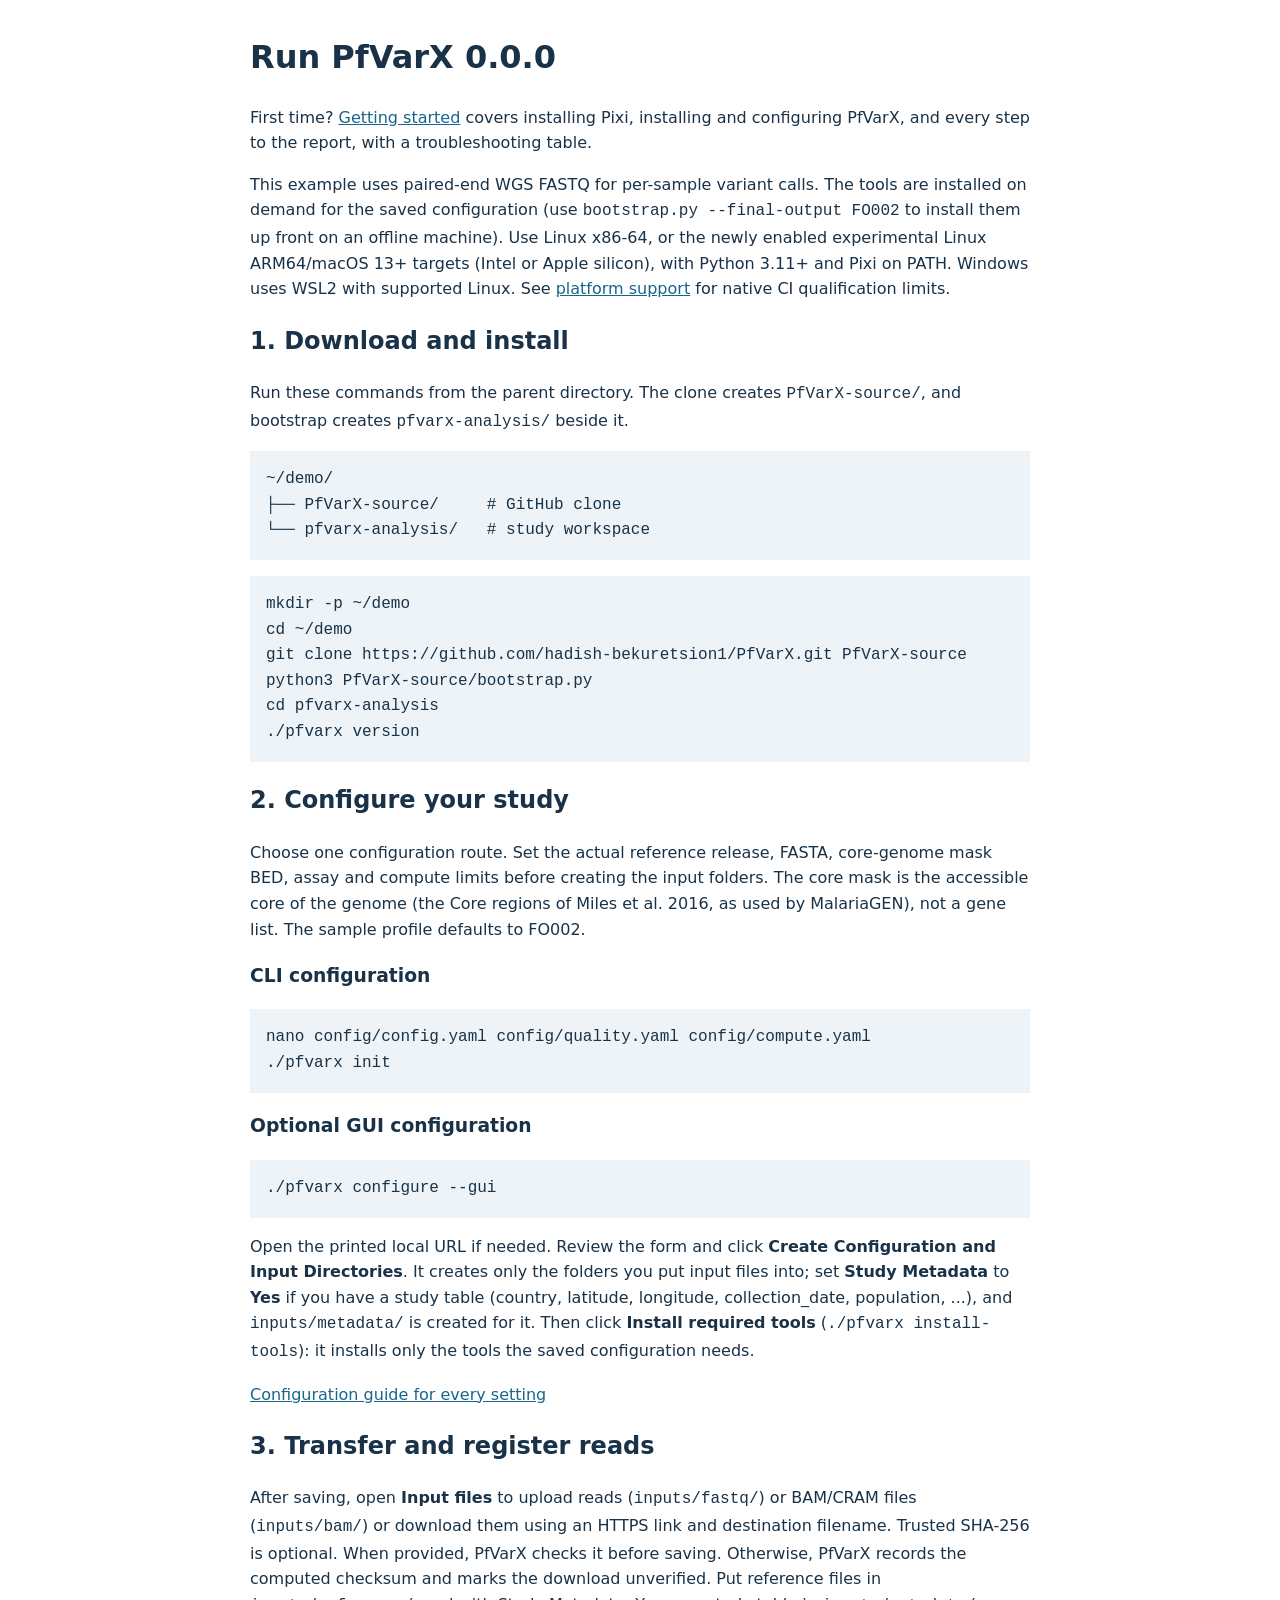
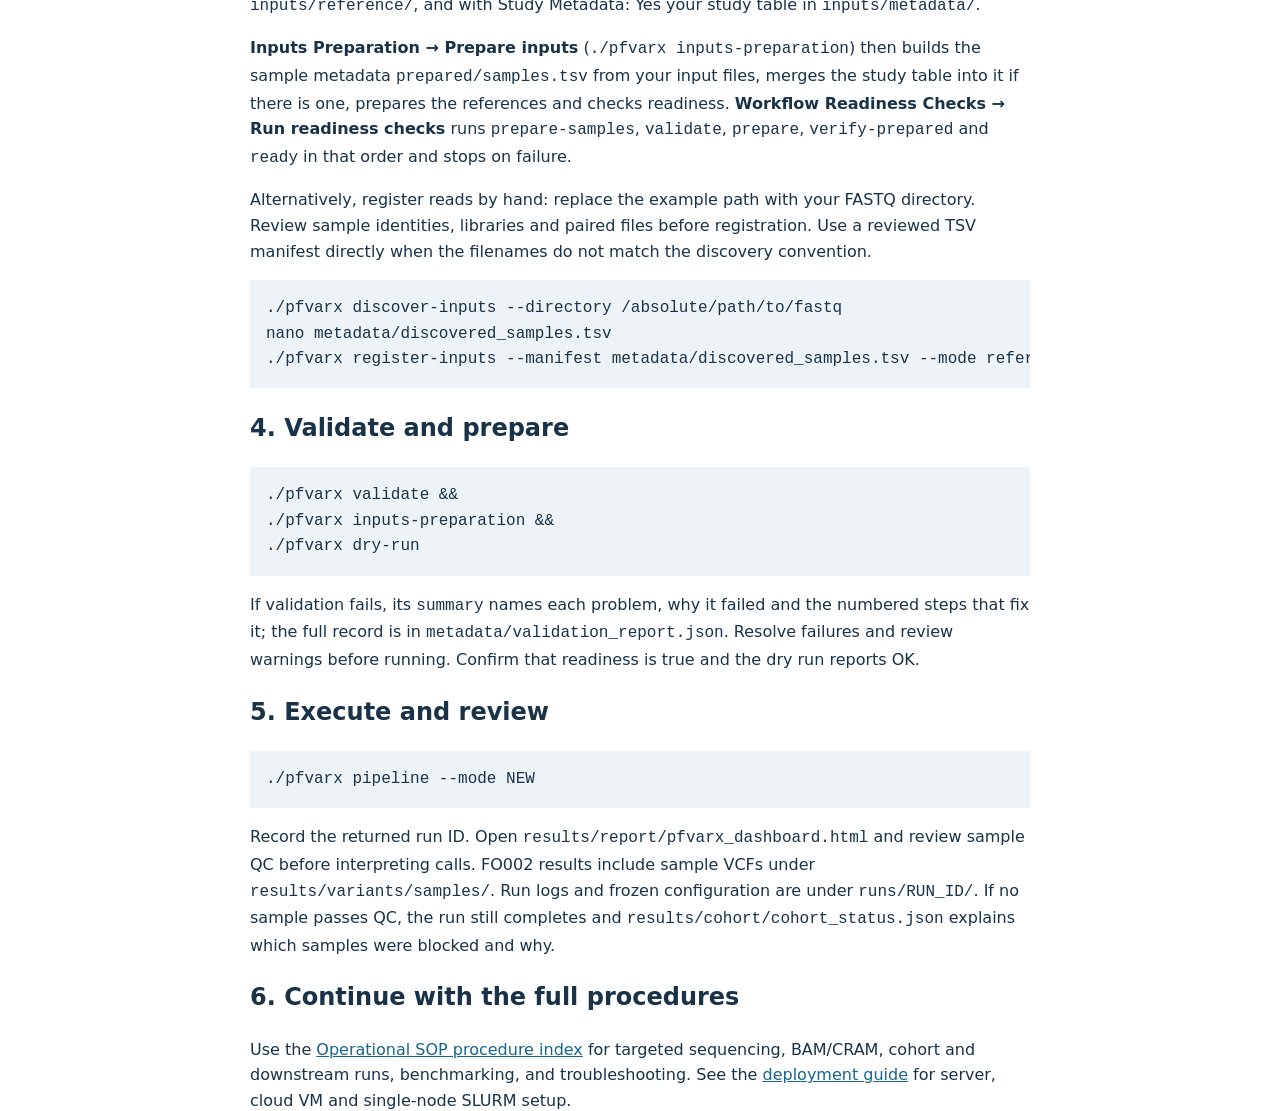
<file: docs/README.html>
<!doctype html>
<html lang="en"><meta charset="utf-8">
<meta name="viewport" content="width=device-width, initial-scale=1">
<title>Run PfVarX 0.0.0</title>
<style>body{font:16px/1.6 system-ui;color:#193247;max-width:780px;margin:2rem auto;padding:0 1rem}pre{background:#edf3f7;padding:1rem;overflow:auto}a{color:#17658c}</style>
<main>
<h1>Run PfVarX 0.0.0</h1>
<p>First time? <a href="getting-started.html">Getting started</a> covers installing Pixi, installing and configuring PfVarX, and every step to the report, with a troubleshooting table.</p>
<p>This example uses paired-end WGS FASTQ for per-sample variant calls. The tools are installed on demand for the saved configuration (use <code>bootstrap.py --final-output FO002</code> to install them up front on an offline machine). Use Linux x86-64, or the newly enabled experimental Linux ARM64/macOS 13+ targets (Intel or Apple silicon), with Python 3.11+ and Pixi on PATH. Windows uses WSL2 with supported Linux. See <a href="platforms.md">platform support</a> for native CI qualification limits.</p>
<h2>1. Download and install</h2>
<p>Run these commands from the parent directory. The clone creates <code>PfVarX-source/</code>, and bootstrap creates <code>pfvarx-analysis/</code> beside it.</p>
<pre>~/demo/
├── PfVarX-source/     # GitHub clone
└── pfvarx-analysis/   # study workspace</pre>
<pre>mkdir -p ~/demo
cd ~/demo
git clone https://github.com/hadish-bekuretsion1/PfVarX.git PfVarX-source
python3 PfVarX-source/bootstrap.py
cd pfvarx-analysis
./pfvarx version</pre>
<h2>2. Configure your study</h2>
<p>Choose one configuration route. Set the actual reference release, FASTA, core-genome mask BED, assay and compute limits before creating the input folders. The core mask is the accessible core of the genome (the Core regions of Miles et al. 2016, as used by MalariaGEN), not a gene list. The sample profile defaults to FO002.</p>
<h3>CLI configuration</h3>
<pre>nano config/config.yaml config/quality.yaml config/compute.yaml
./pfvarx init</pre>
<h3>Optional GUI configuration</h3>
<pre>./pfvarx configure --gui</pre>
<p>Open the printed local URL if needed. Review the form and click <strong>Create Configuration and Input Directories</strong>. It creates only the folders you put input files into; set <strong>Study Metadata</strong> to <strong>Yes</strong> if you have a study table (country, latitude, longitude, collection_date, population, ...), and <code>inputs/metadata/</code> is created for it. Then click <strong>Install required tools</strong> (<code>./pfvarx install-tools</code>): it installs only the tools the saved configuration needs.</p>
<p><a href="configuration-guide.html" target="_blank" rel="noopener noreferrer">Configuration guide for every setting</a></p>
<h2>3. Transfer and register reads</h2>
<p>After saving, open <strong>Input files</strong> to upload reads (<code>inputs/fastq/</code>) or BAM/CRAM files (<code>inputs/bam/</code>)
or download them using an HTTPS link and destination filename. Trusted SHA-256
is optional. When provided, PfVarX checks it before saving. Otherwise, PfVarX
records the computed checksum and marks the download unverified. Put reference
files in <code>inputs/reference/</code>, and with Study Metadata: Yes your study table in <code>inputs/metadata/</code>.</p>
<p><strong>Inputs Preparation → Prepare inputs</strong> (<code>./pfvarx inputs-preparation</code>) then builds the sample metadata <code>prepared/samples.tsv</code> from your input files, merges the study table into it if there is one, prepares the references and checks readiness. <strong>Workflow Readiness Checks → Run readiness checks</strong>
runs <code>prepare-samples</code>, <code>validate</code>, <code>prepare</code>, <code>verify-prepared</code>
and <code>ready</code> in that order and stops on failure.</p>

<p>Alternatively, register reads by hand: replace the example path with your FASTQ directory. Review sample identities, libraries and paired files before registration. Use a reviewed TSV manifest directly when the filenames do not match the discovery convention.</p>
<pre>./pfvarx discover-inputs --directory /absolute/path/to/fastq
nano metadata/discovered_samples.tsv
./pfvarx register-inputs --manifest metadata/discovered_samples.tsv --mode reference</pre>
<h2>4. Validate and prepare</h2>
<pre>./pfvarx validate &amp;&amp;
./pfvarx inputs-preparation &amp;&amp;
./pfvarx dry-run</pre>
<p>If validation fails, its <code>summary</code> names each problem, why it failed and the numbered steps that fix it; the full record is in <code>metadata/validation_report.json</code>. Resolve failures and review warnings before running. Confirm that readiness is true and the dry run reports OK.</p>
<h2>5. Execute and review</h2>
<pre>./pfvarx pipeline --mode NEW</pre>
<p>Record the returned run ID. Open <code>results/report/pfvarx_dashboard.html</code> and review sample QC before interpreting calls. FO002 results include sample VCFs under <code>results/variants/samples/</code>. Run logs and frozen configuration are under <code>runs/RUN_ID/</code>. If no sample passes QC, the run still completes and <code>results/cohort/cohort_status.json</code> explains which samples were blocked and why.</p>
<h2>6. Continue with the full procedures</h2>
<p>Use the <a href="sop/PfVarX_SOP_Manual.html#procedure-index" target="_blank" rel="noopener noreferrer">Operational SOP procedure index</a> for targeted sequencing, BAM/CRAM, cohort and downstream runs, benchmarking, and troubleshooting. See the <a href="deployment.md">deployment guide</a> for server, cloud VM and single-node SLURM setup.</p>
</main></html>
</file>
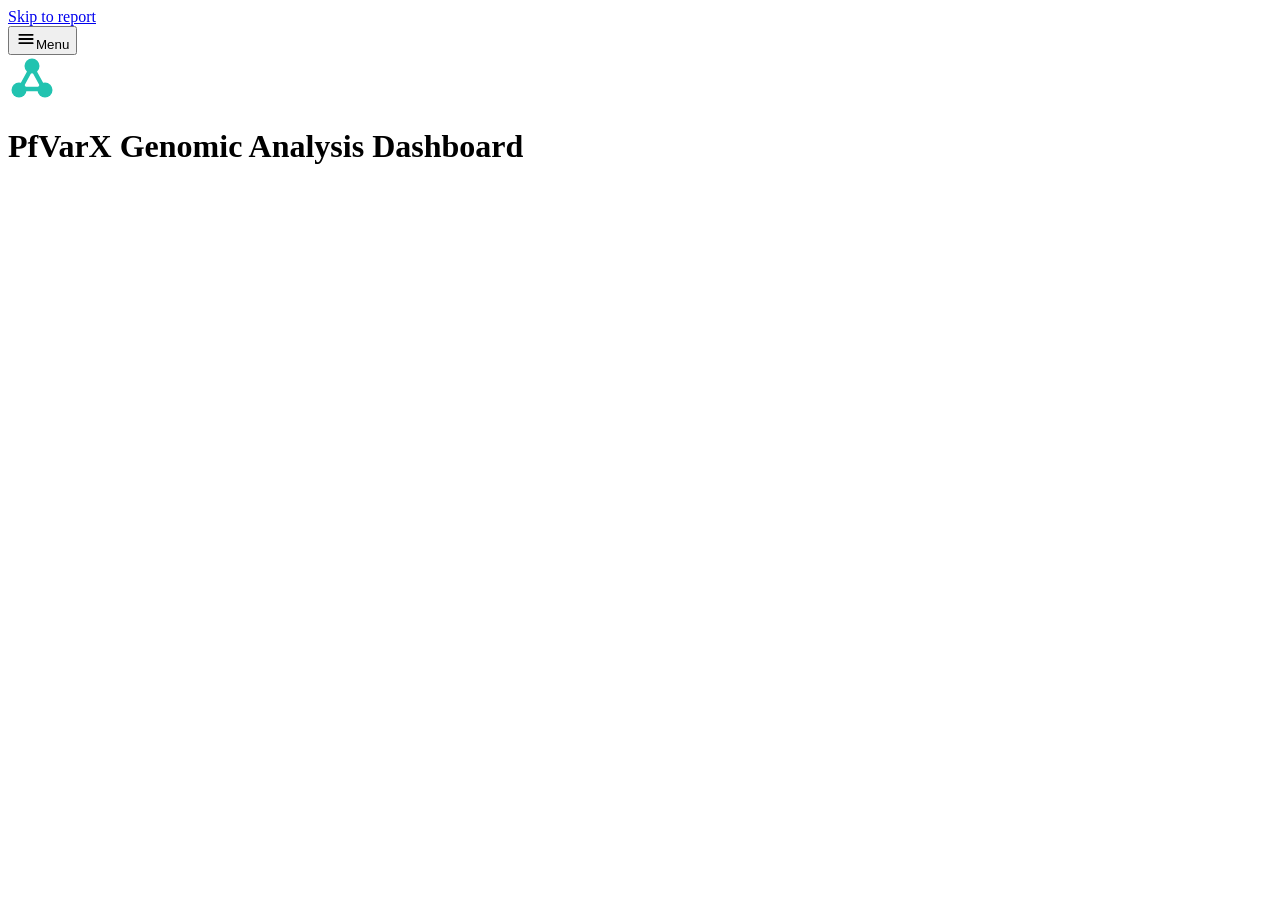
<file: src/pfvarx/reporting/dashboard_template.html>
<!doctype html>
<html lang="en"><head><meta charset="utf-8"><meta name="viewport" content="width=device-width,initial-scale=1">
<title>PfVarX Genomic Analysis Dashboard</title><style>/*__PFVARX_STYLE__*/</style></head>
<body><a class="skip" href="#main">Skip to report</a>
<header><button id="menuToggle" class="btn" aria-controls="nav" aria-expanded="false" aria-label="Menu"><svg viewBox="0 0 24 24" width="20" height="20" fill="none" stroke="currentColor" stroke-width="2.2" stroke-linecap="round" aria-hidden="true"><path d="M4 7h16M4 12h16M4 17h16"/></svg><span class="menu-label">Menu</span></button>
<div class="brand"><span class="brandmark" aria-hidden="true"><svg viewBox="0 0 48 48" width="48" height="48"><path d="M24 12 12 34M24 12l12 22M12 34h24" stroke="#22c3b0" stroke-width="4.5" stroke-linecap="round"/><circle cx="24" cy="11" r="7.5" fill="#22c3b0"/><circle cx="11" cy="35" r="7.5" fill="#22c3b0"/><circle cx="37" cy="35" r="7.5" fill="#22c3b0"/></svg></span><h1>PfVarX Genomic Analysis Dashboard</h1></div>
</header>
<div id="hdrmeta" class="runstrip" hidden></div><div id="dataNotice" role="status" hidden></div><div class="layout"><nav id="nav" aria-label="Dashboard sections"></nav><main id="main" tabindex="-1"></main></div>
<div id="tip" role="tooltip"></div><div id="exportStatus" class="toast" role="status" aria-live="polite"></div>
<script id="pfvarx-data" type="application/json">/*__PFVARX_DATA__*/null</script>
<script>/*__PFVARX_SCRIPT__*/</script></body></html>
</file>
